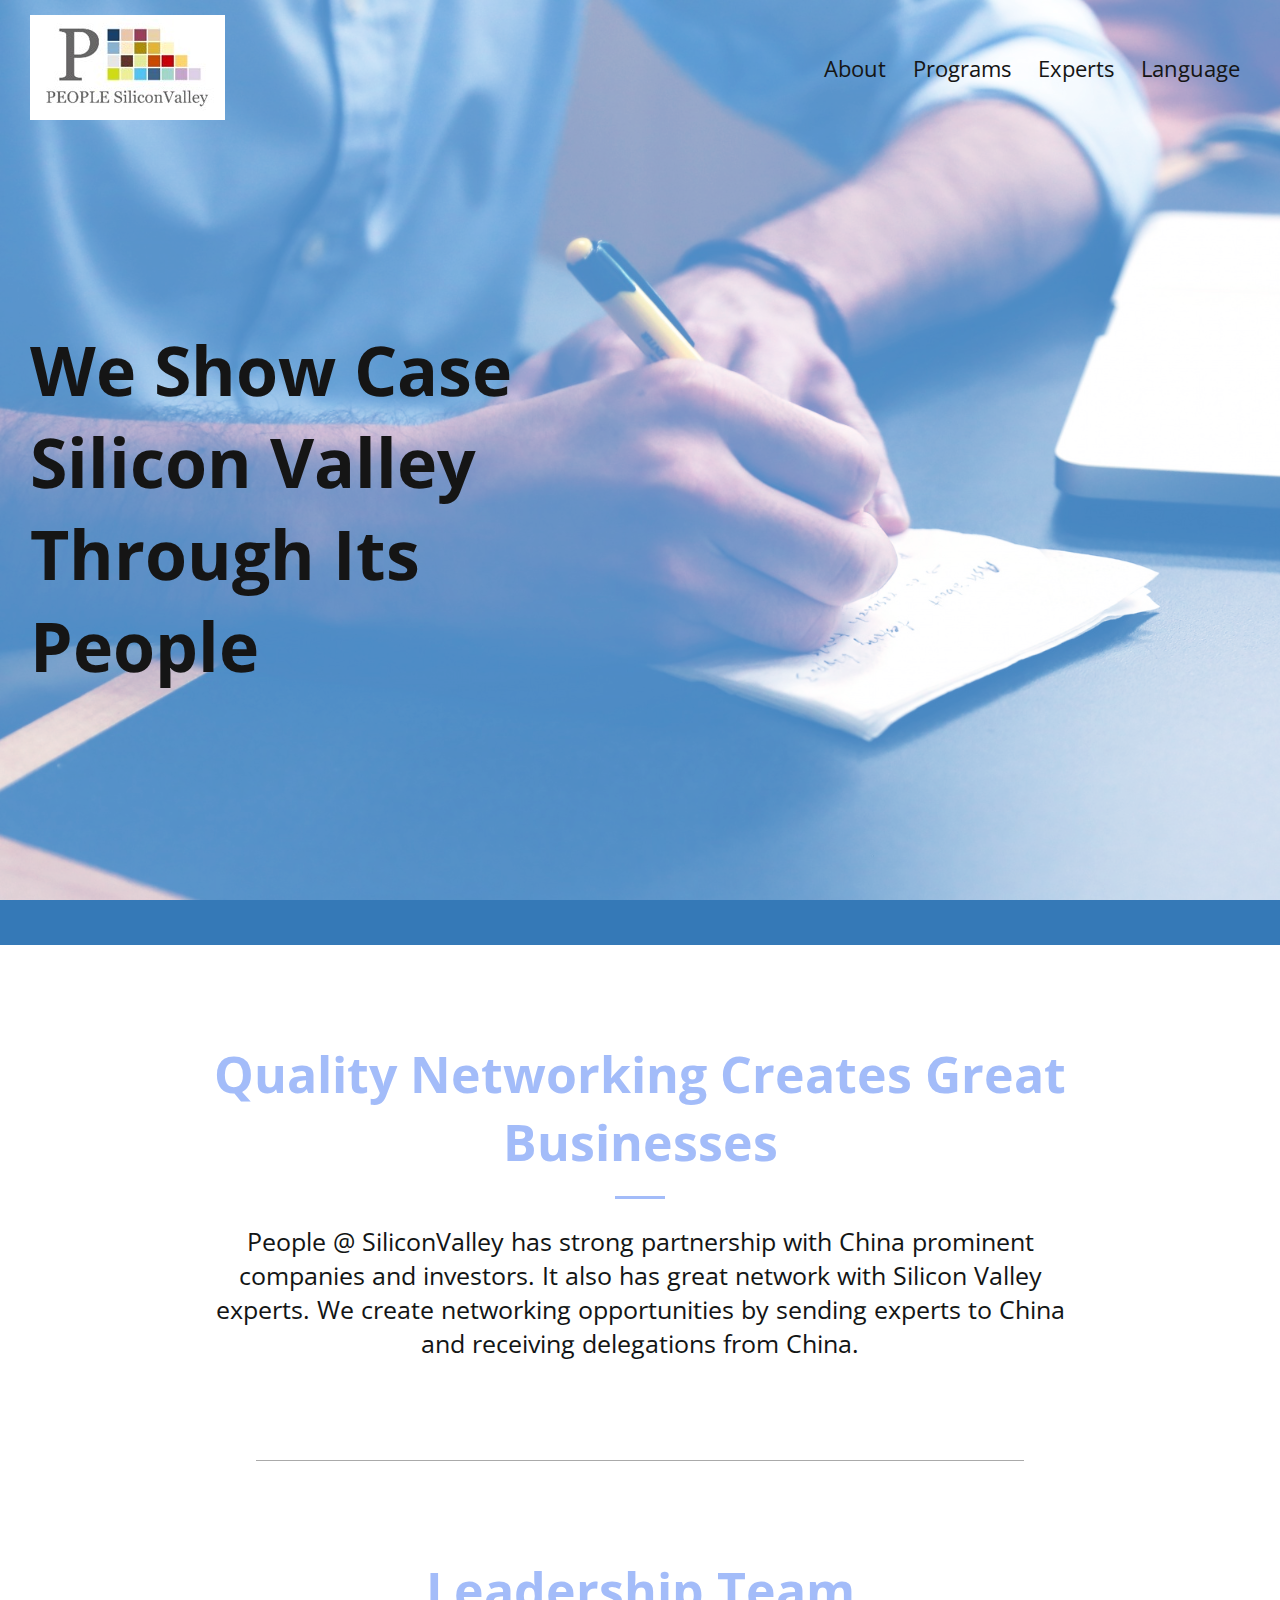
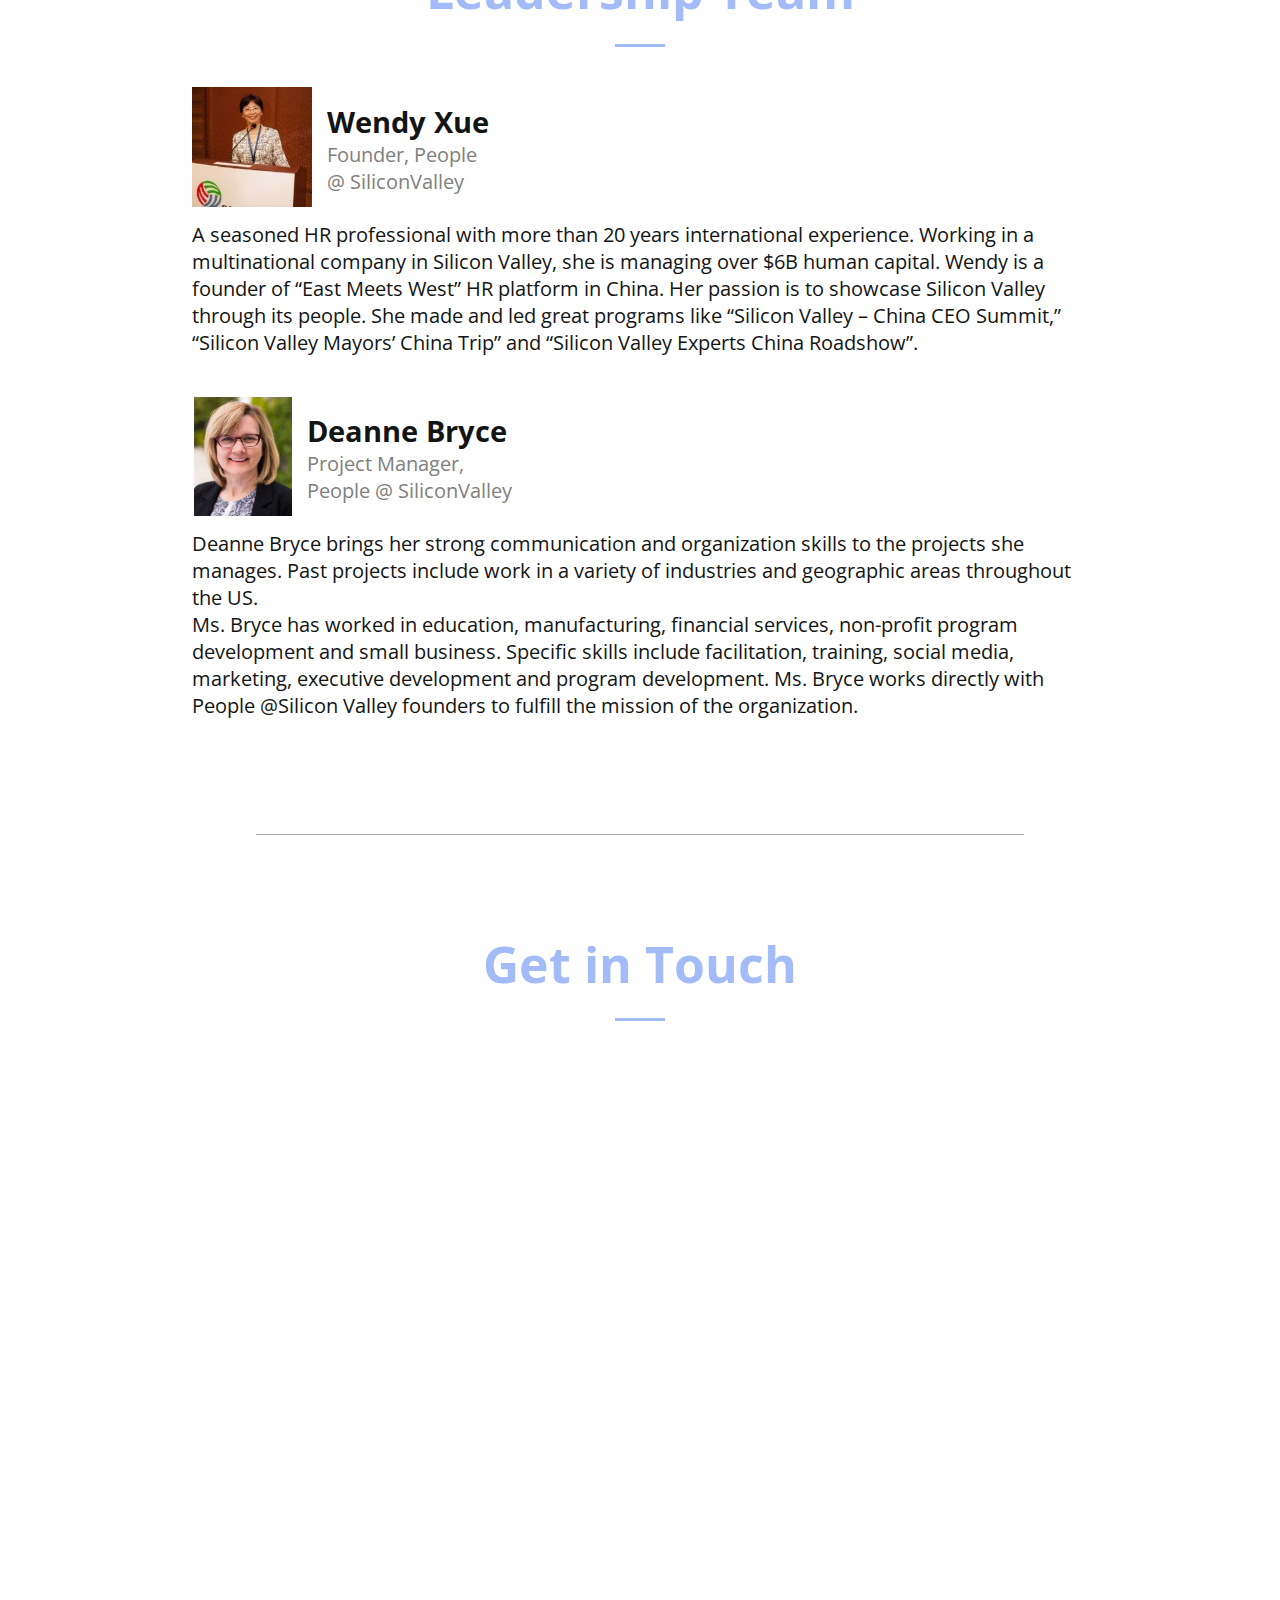
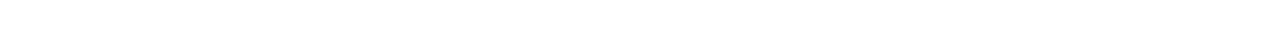
<file: index.html>
<!DOCTYPE html>
<html>
    <head>
        <title>PeopleSV</title>
        <link rel="stylesheet" type="text/css" href="styles.css" />
        <link href="https://fonts.googleapis.com/css?family=Open+Sans" rel="stylesheet">
    </head>
    <body>
        <header>
            <div id="banner">
                <a href="index.html"><img id="left" src="img/logo.jpg" /></a>
                <div id="right">
                    <p class="option"><a href="about.html">About</a></p>
                    <p class="option"><a href="programs.html">Programs</a></p>
                    <p class="option"><a href="experts.html">Experts</a></p>
                    <p class="option"><a>Language</a></p>
                </div>
            </div>
            <div id="splashcontainer">
            <div id="splashwrapper">
                <h2 id="slogan">We Show Case Silicon Valley Through Its People</h2>
            </div>
            </div>
        </header>
        <div class="section" id="blurb">
            <div class="wrapper">
                <h2>Quality Networking Creates Great Businesses</h2>
                <div class="underline"></div>
                <p>People @ SiliconValley has strong partnership with China prominent companies and investors.  It also has great network with Silicon Valley experts. We create networking opportunities by sending experts  to China and receiving delegations from China. </p>
            </div>
        </div>
        <div class="divider"></div>
        <div class="section" id="leadership">
            <div class="wrapper">
                <h2>Leadership Team</h2>
                <div class="underline"></div>
                <div class="description">
                    <img class="expert" src="img/wendy-xue.jpg" />
                    <h3>Wendy Xue</h3>
                    <h4>Founder, People<br/>@ SiliconValley</h4>
                    <p>A seasoned HR professional with more than 20 years international experience. Working in a multinational company in Silicon Valley, she is managing over $6B human capital. Wendy is a founder of “East Meets West” HR platform in China. Her passion is to showcase Silicon Valley through its people. She made and led great programs like “Silicon Valley – China CEO Summit,” “Silicon Valley Mayors’ China Trip” and “Silicon Valley Experts China Roadshow”.</p>
                </div>
                <div class="description">
                    <img class="expert" src="img/deanne-bryce.jpg" style="width:100px;"/>
                    <h3>Deanne Bryce</h3>
                    <h4>Project Manager,<br/>People @ SiliconValley</h4>
                    <p>Deanne Bryce brings her strong communication and organization skills to the projects she manages. Past projects include work in a variety of industries and geographic areas throughout the US. <br/>Ms. Bryce has worked in education, manufacturing, financial services, non-profit program development and small business. Specific skills include facilitation, training, social media, marketing, executive development and program development. Ms. Bryce works directly with People @Silicon Valley founders to fulfill the mission of the organization.</p>
                </div>
            </div>
        </div>
        <div class="divider"></div>
        <div class="section" id="contact">
            <div class="wrapper">
                <h2>Get in Touch</h2>
                <div class="underline"></div>
                <iframe src="https://docs.google.com/forms/d/e/1FAIpQLSfNFnBkXHUU2ZdZeQKOoSBRKsR2LuW3owvDaSuq2GcD766bUQ/viewform?embedded=true" width="90%" height="500" frameborder="0" style="margin-top: 30px;">Loading...</iframe>
            </div>
        </div>
    </body>
</html>
</file>
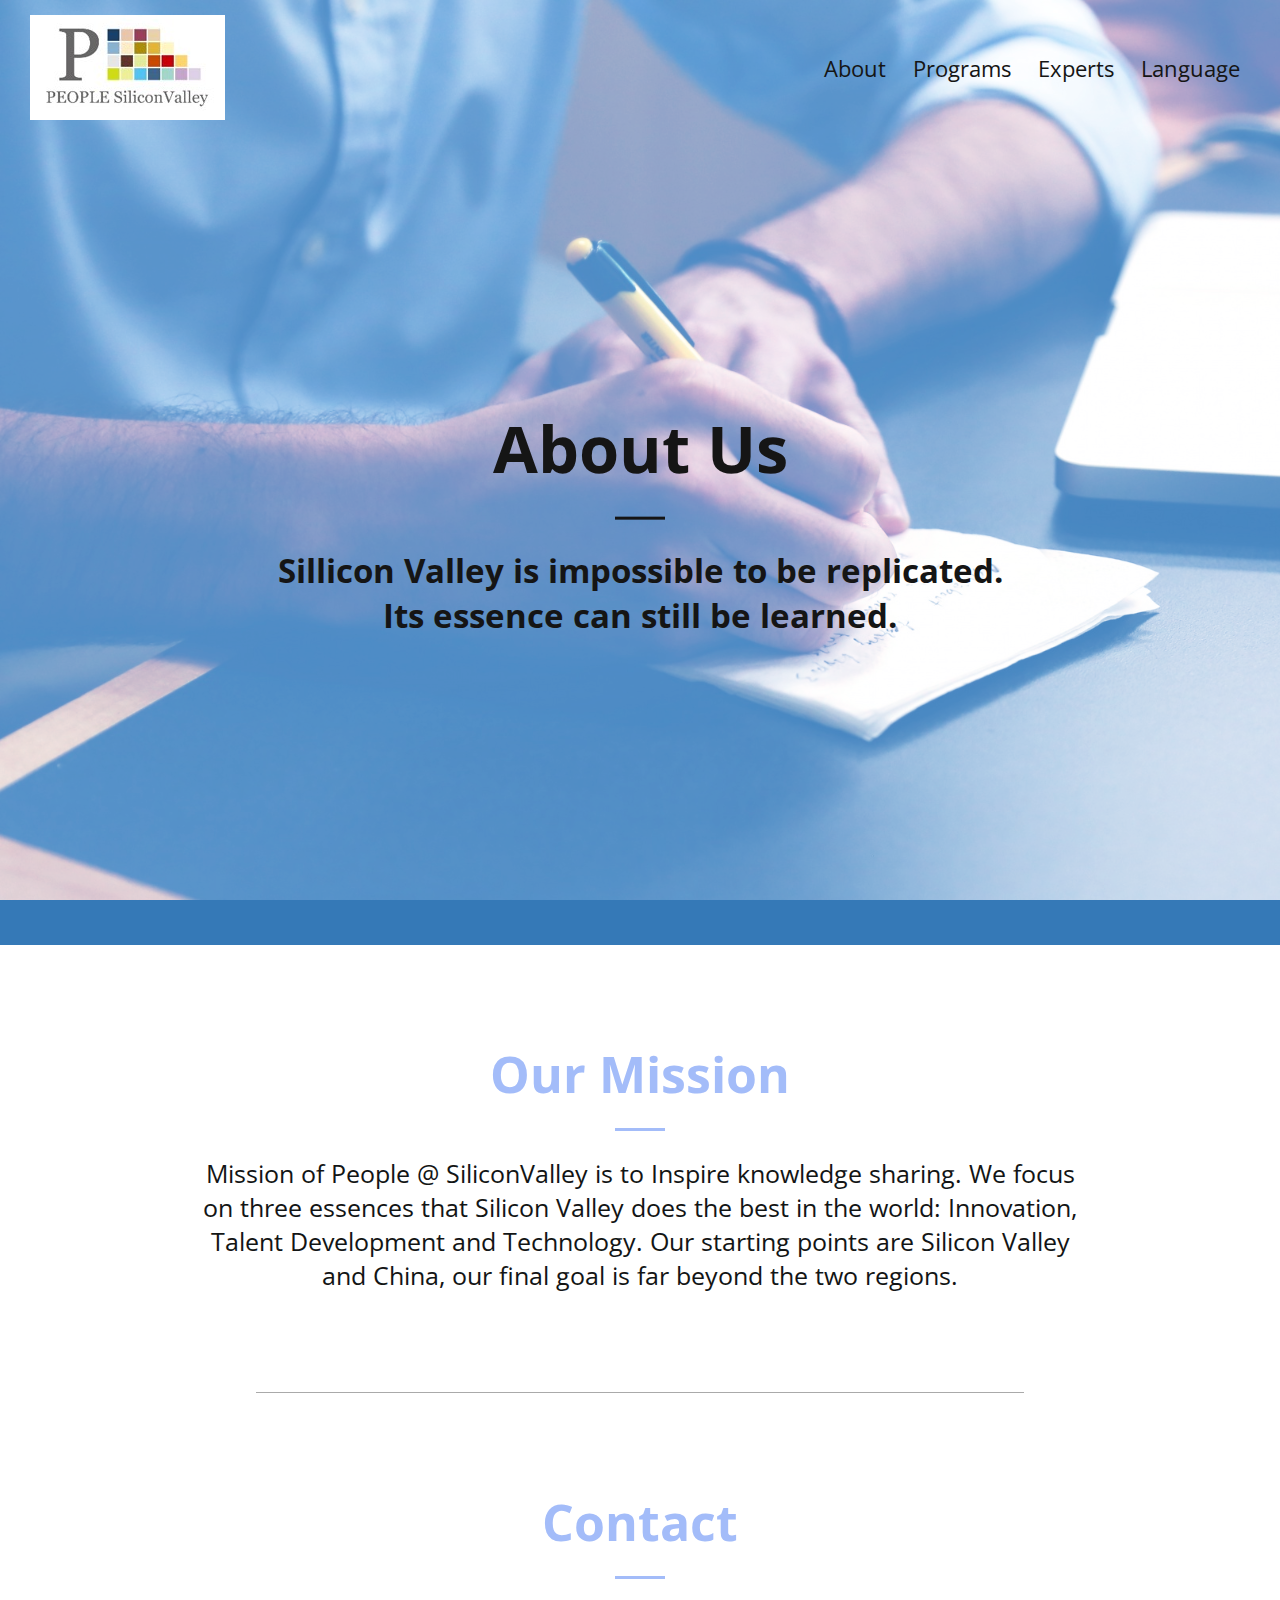
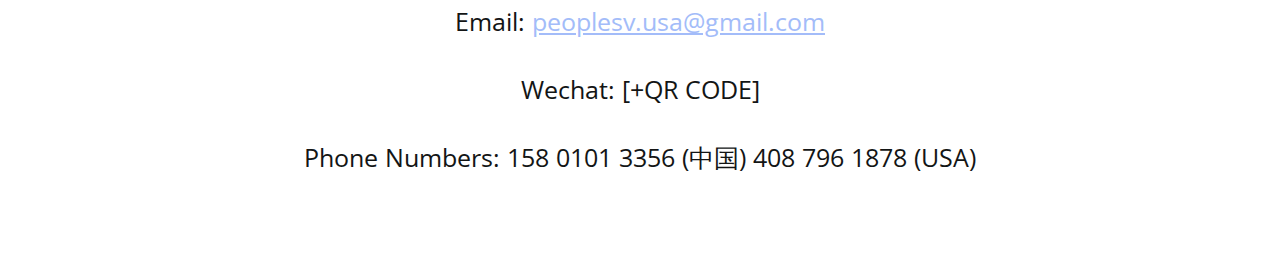
<file: about.html>
<!DOCTYPE html>
<html>
    <head>
        <title>About | PeopleSV</title>
        <link rel="stylesheet" type="text/css" href="styles.css" />
        <link href="https://fonts.googleapis.com/css?family=Open+Sans" rel="stylesheet">
    </head>
    <body>
        <header>
            <div id="banner">
                <a href="index.html"><img id="left" src="img/logo.jpg" /></a>
                <div id="right">
                    <p class="option"><a href="about.html">About</a></p>
                    <p class="option"><a href="programs.html">Programs</a></p>
                    <p class="option"><a href="experts.html">Experts</a></p>
                    <p class="option"><a>Language</a></p>
                </div>
            </div>
            <div id="splashcontainer">
            <div id="splashwrapper">
                <h2 id="pagename">About Us</h2>
                <div class="underline"></div>
                <h2 id="pagedetails">Sillicon Valley is impossible to be replicated.
                    <br/>Its essence can still be learned.</h2>
            </div>
            </div>
        </header>
        <div class="section" id="mission">
            <div class="wrapper">
                <h2>Our Mission</h2>
                <div class="underline"></div>
                <p>Mission of People @ SiliconValley is to Inspire knowledge sharing. We focus on three essences that Silicon Valley does the best in the world: Innovation, Talent Development and Technology. Our starting points are Silicon Valley and China, our final goal is far beyond the two regions.</p>
            </div>
        </div>
        <div class="divider"></div>
        <div class="section" id="contact">
            <div class="wrapper">
                <h2>Contact</h2>
                <div class="underline"></div>
                <p>Email: <a href="mailto:peoplesv.usa@gmail.com">peoplesv.usa@gmail.com</a><br/><br/>
                Wechat: [+QR CODE]<br/><br/>
                Phone Numbers: 158 0101 3356 (中国) 408 796 1878 (USA)</p>
            </div>
        </div>
    </body>
</html>
</file>
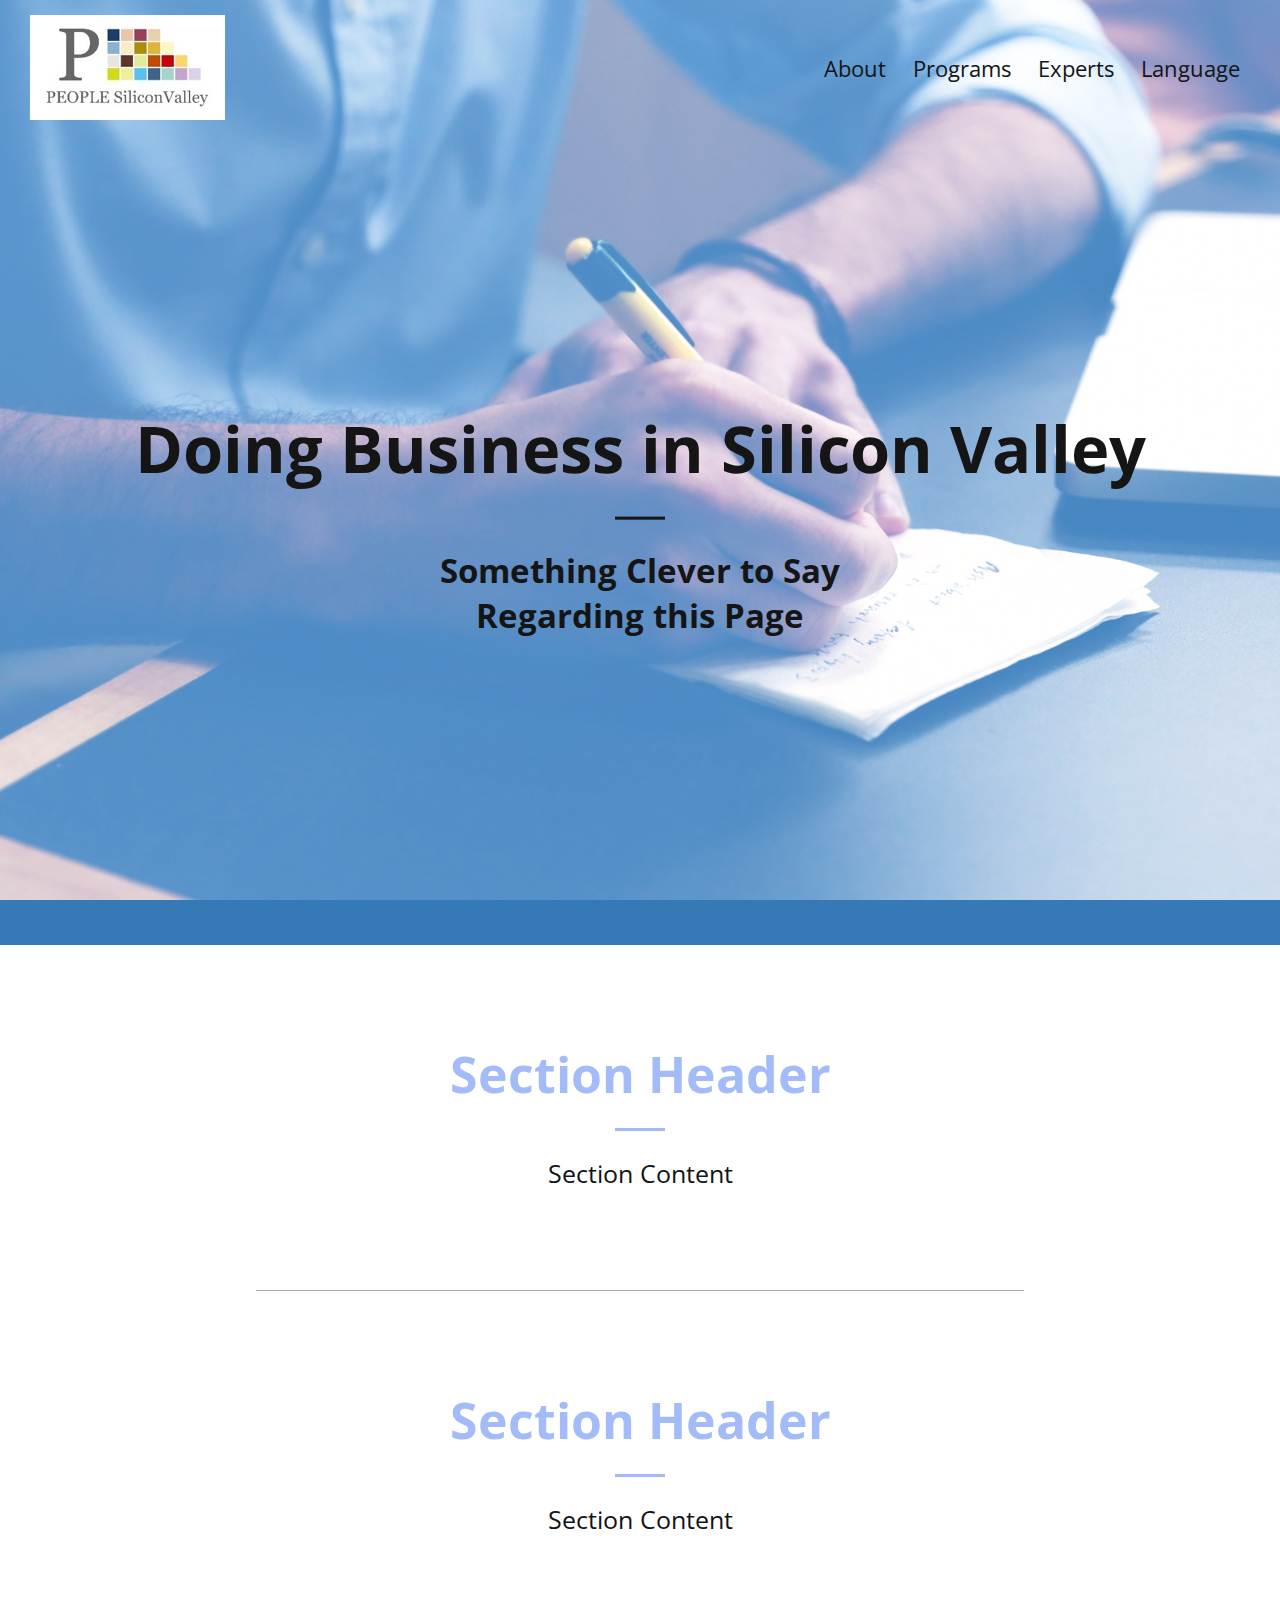
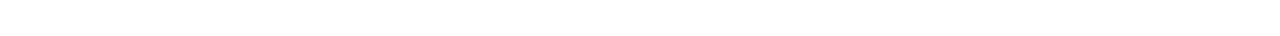
<file: business.html>
<!DOCTYPE html>
<html>
    <head>
        <title>Business | PeopleSV</title>
        <link rel="stylesheet" type="text/css" href="styles.css" />
        <link href="https://fonts.googleapis.com/css?family=Open+Sans" rel="stylesheet">
    </head>
    <body>
        <header>
            <div id="banner">
                <a href="index.html"><img id="left" src="img/logo.jpg" /></a>
                <div id="right">
                    <p class="option"><a href="about.html">About</a></p>
                    <p class="option"><a href="programs.html">Programs</a></p>
                    <p class="option"><a href="experts.html">Experts</a></p>
                    <p class="option"><a>Language</a></p>
                </div>
            </div>
            <div id="splashcontainer">
            <div id="splashwrapper">
                <h2 id="pagename">Doing Business in Silicon Valley</h2>
                <div class="underline"></div>
                <h2 id="pagedetails">Something Clever to Say<br/>
                    Regarding this Page</h2>
            </div>
            </div>
        </header>
        <div class="section">
            <div class="wrapper">
                <h2>Section Header</h2>
                <div class="underline"></div>
                <p>Section Content</p>
            </div>
        </div>
        <div class="divider"></div>
        <div class="section">
            <div class="wrapper">
                <h2>Section Header</h2>
                <div class="underline"></div>
                <p>Section Content</p>
            </div>
        </div>
    </body>
</html>
</file>
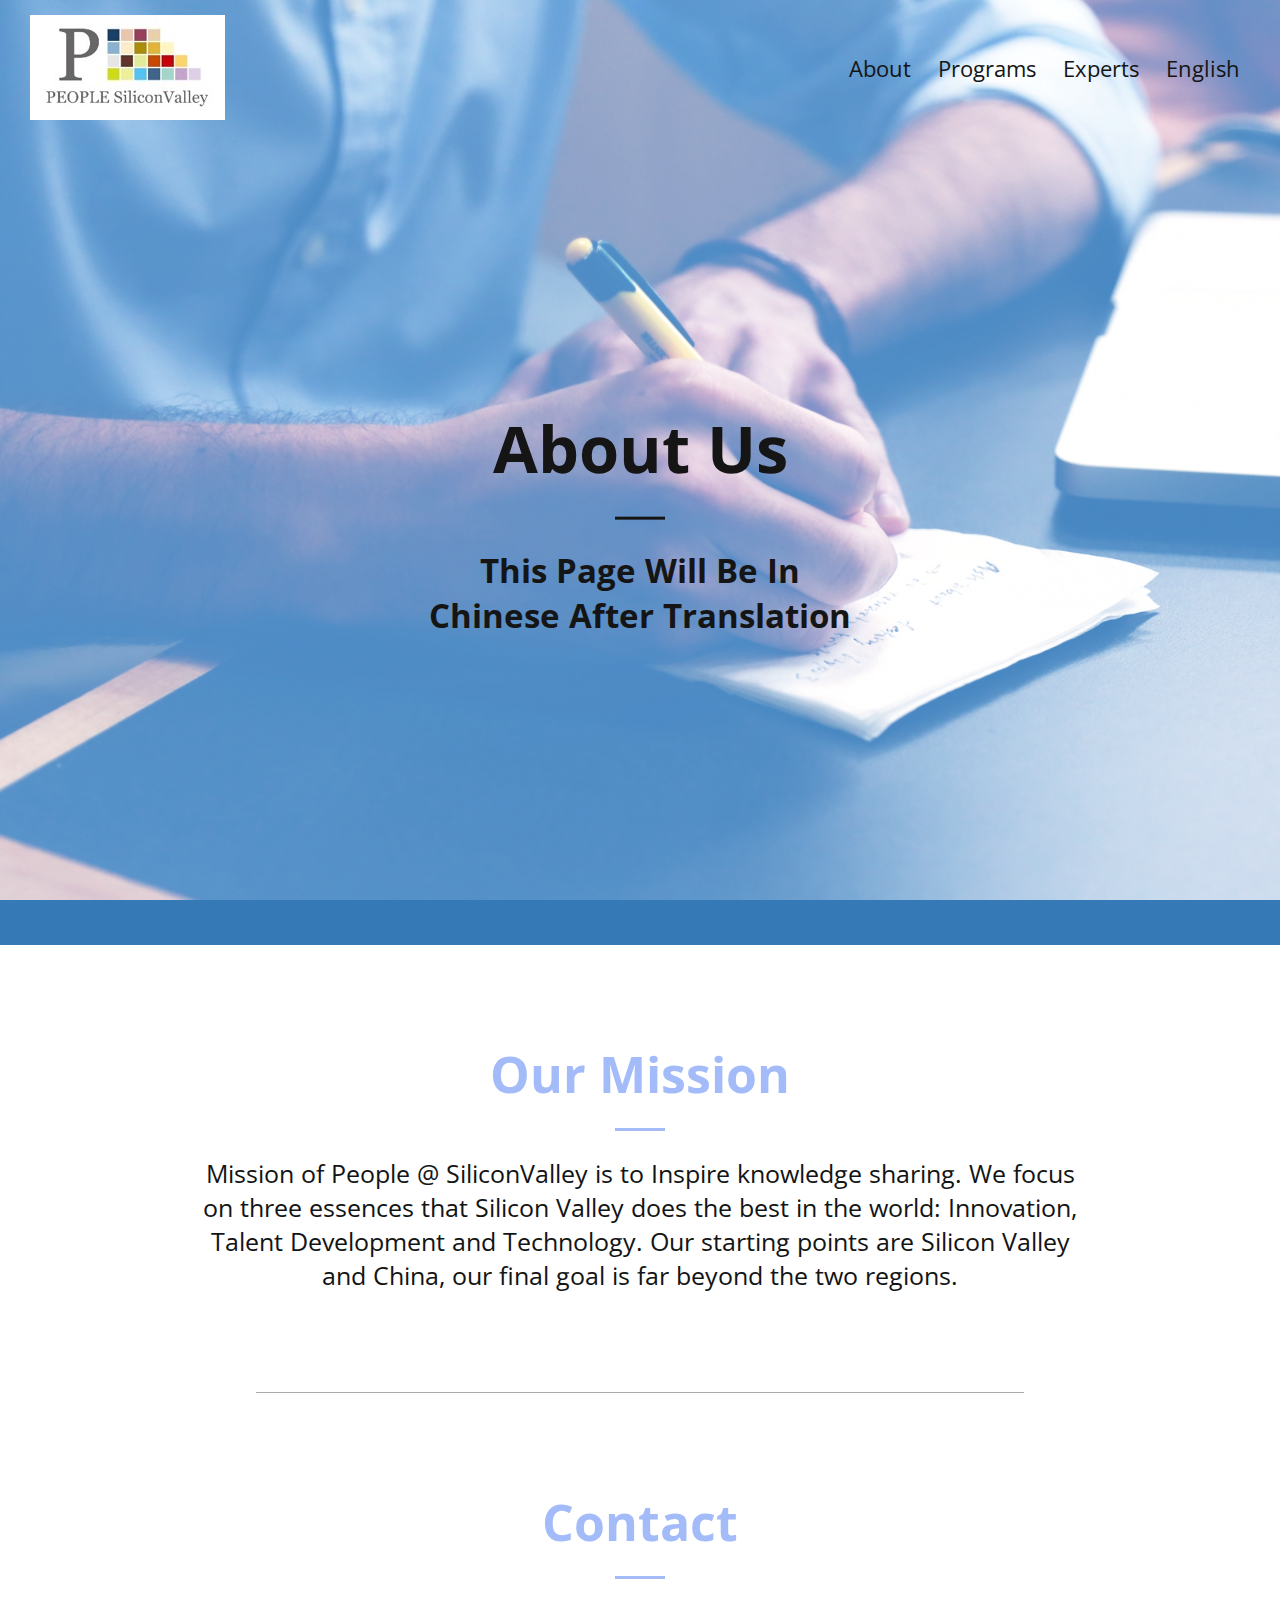
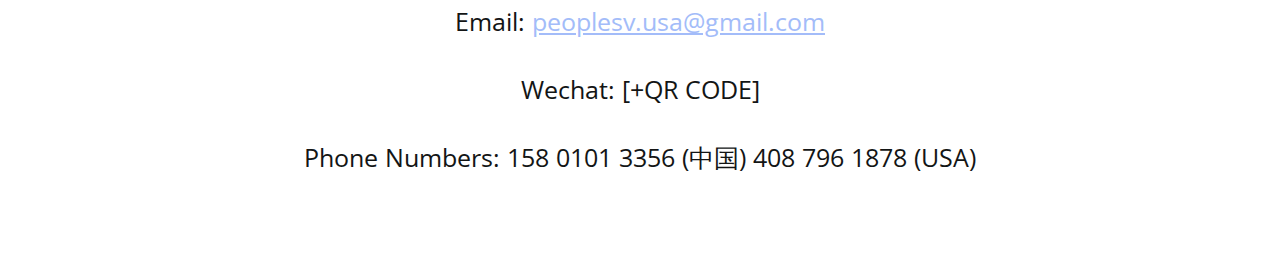
<file: ch-about.html>
<!DOCTYPE html>
<html>
    <head>
        <title>About | PeopleSV</title>
        <link rel="stylesheet" type="text/css" href="styles.css" />
        <link href="https://fonts.googleapis.com/css?family=Open+Sans" rel="stylesheet">
    </head>
    <body>
        <header>
            <div id="banner">
                <a href="ch-index.html"><img id="left" src="img/logo.jpg" /></a>
                <div id="right">
                    <p class="option"><a href="ch-about.html">About</a></p>
                    <p class="option"><a href="ch-programs.html">Programs</a></p>
                    <p class="option"><a href="ch-experts.html">Experts</a></p>
                    <p class="option"><a href="about.html">English</a></p>
                </div>
            </div>
            <div id="splashcontainer">
            <div id="splashwrapper">
                <h2 id="pagename">About Us</h2>
                <div class="underline"></div>
                <h2 id="pagedetails">This Page Will Be In<br/>Chinese After Translation</h2>
            </div>
            </div>
        </header>
        <div class="section" id="mission">
            <div class="wrapper">
                <h2>Our Mission</h2>
                <div class="underline"></div>
                <p>Mission of People @ SiliconValley is to Inspire knowledge sharing. We focus on three essences that Silicon Valley does the best in the world: Innovation, Talent Development and Technology. Our starting points are Silicon Valley and China, our final goal is far beyond the two regions.</p>
            </div>
        </div>
        <div class="divider"></div>
        <div class="section" id="contact">
            <div class="wrapper">
                <h2>Contact</h2>
                <div class="underline"></div>
                <p>Email: <a href="mailto:peoplesv.usa@gmail.com">peoplesv.usa@gmail.com</a><br/><br/>
                Wechat: [+QR CODE]<br/><br/>
                Phone Numbers: 158 0101 3356 (中国) 408 796 1878 (USA)</p>
            </div>
        </div>
    </body>
</html>
</file>
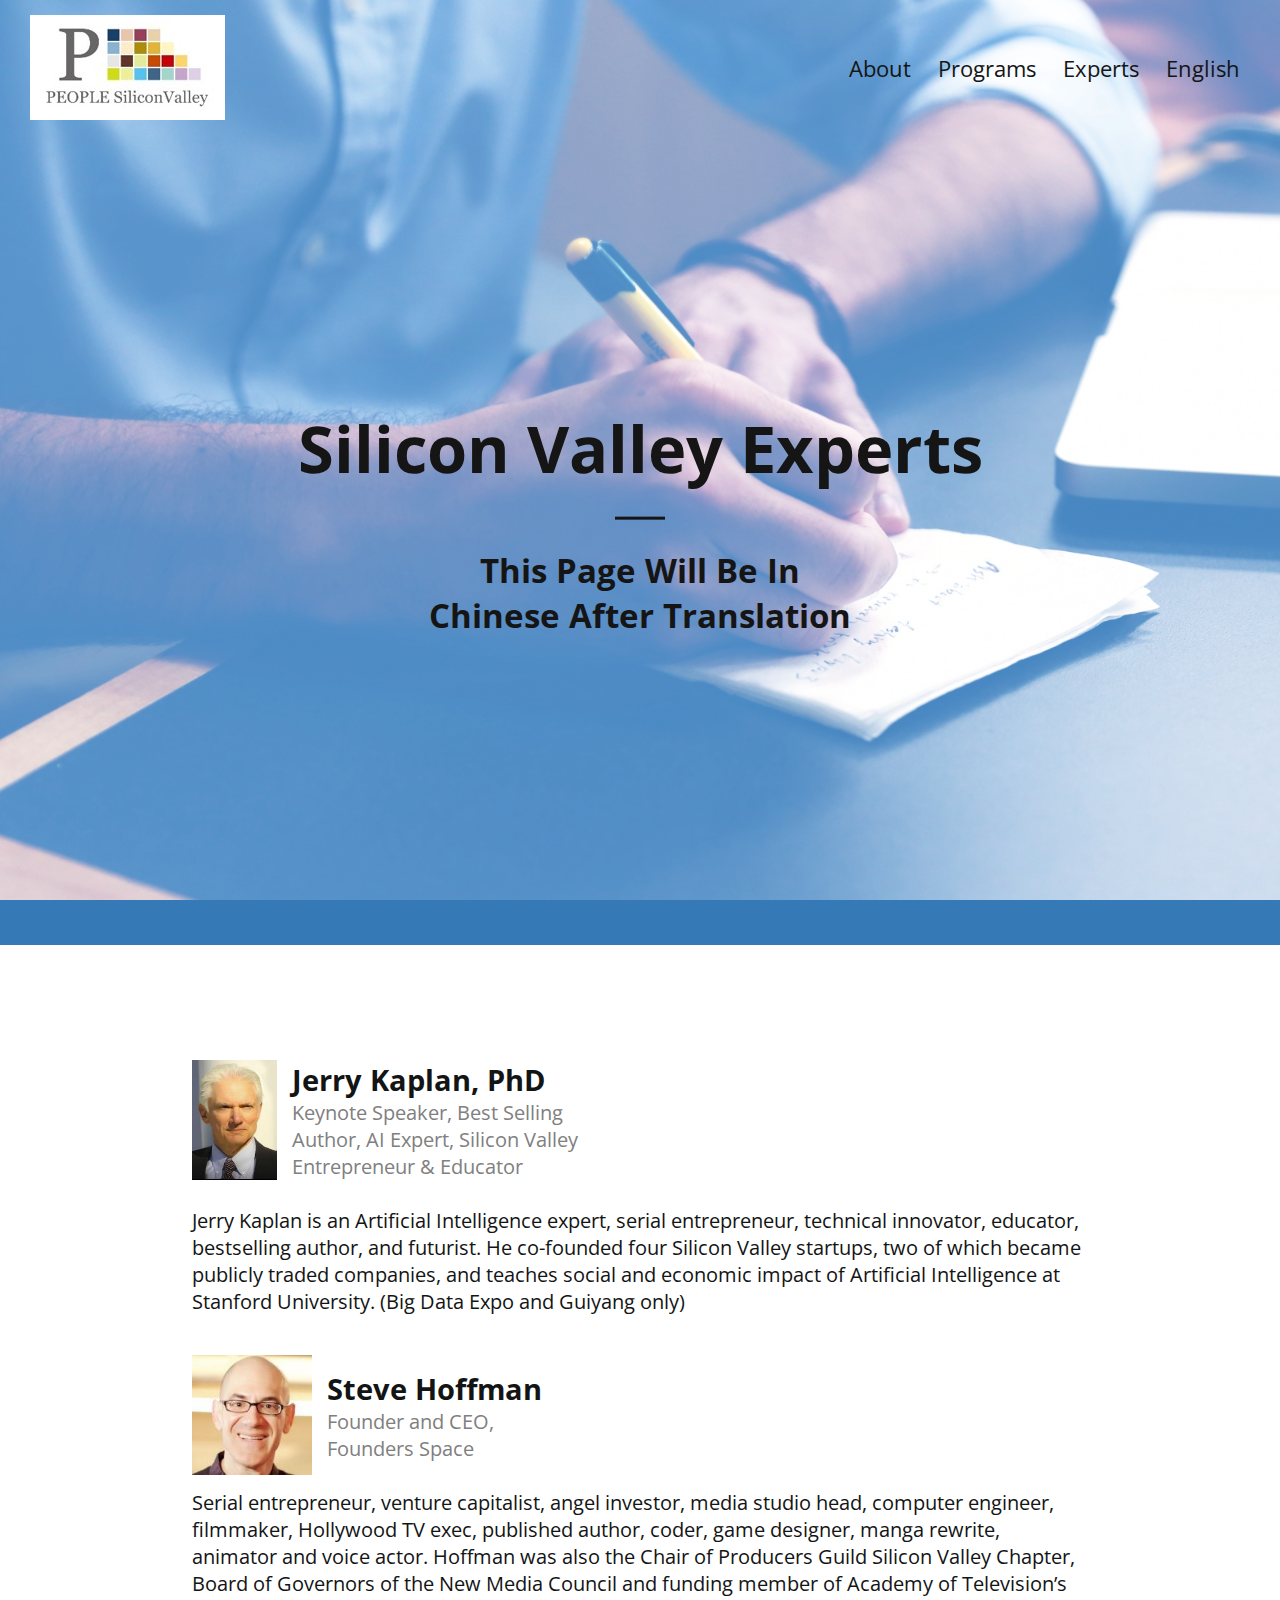
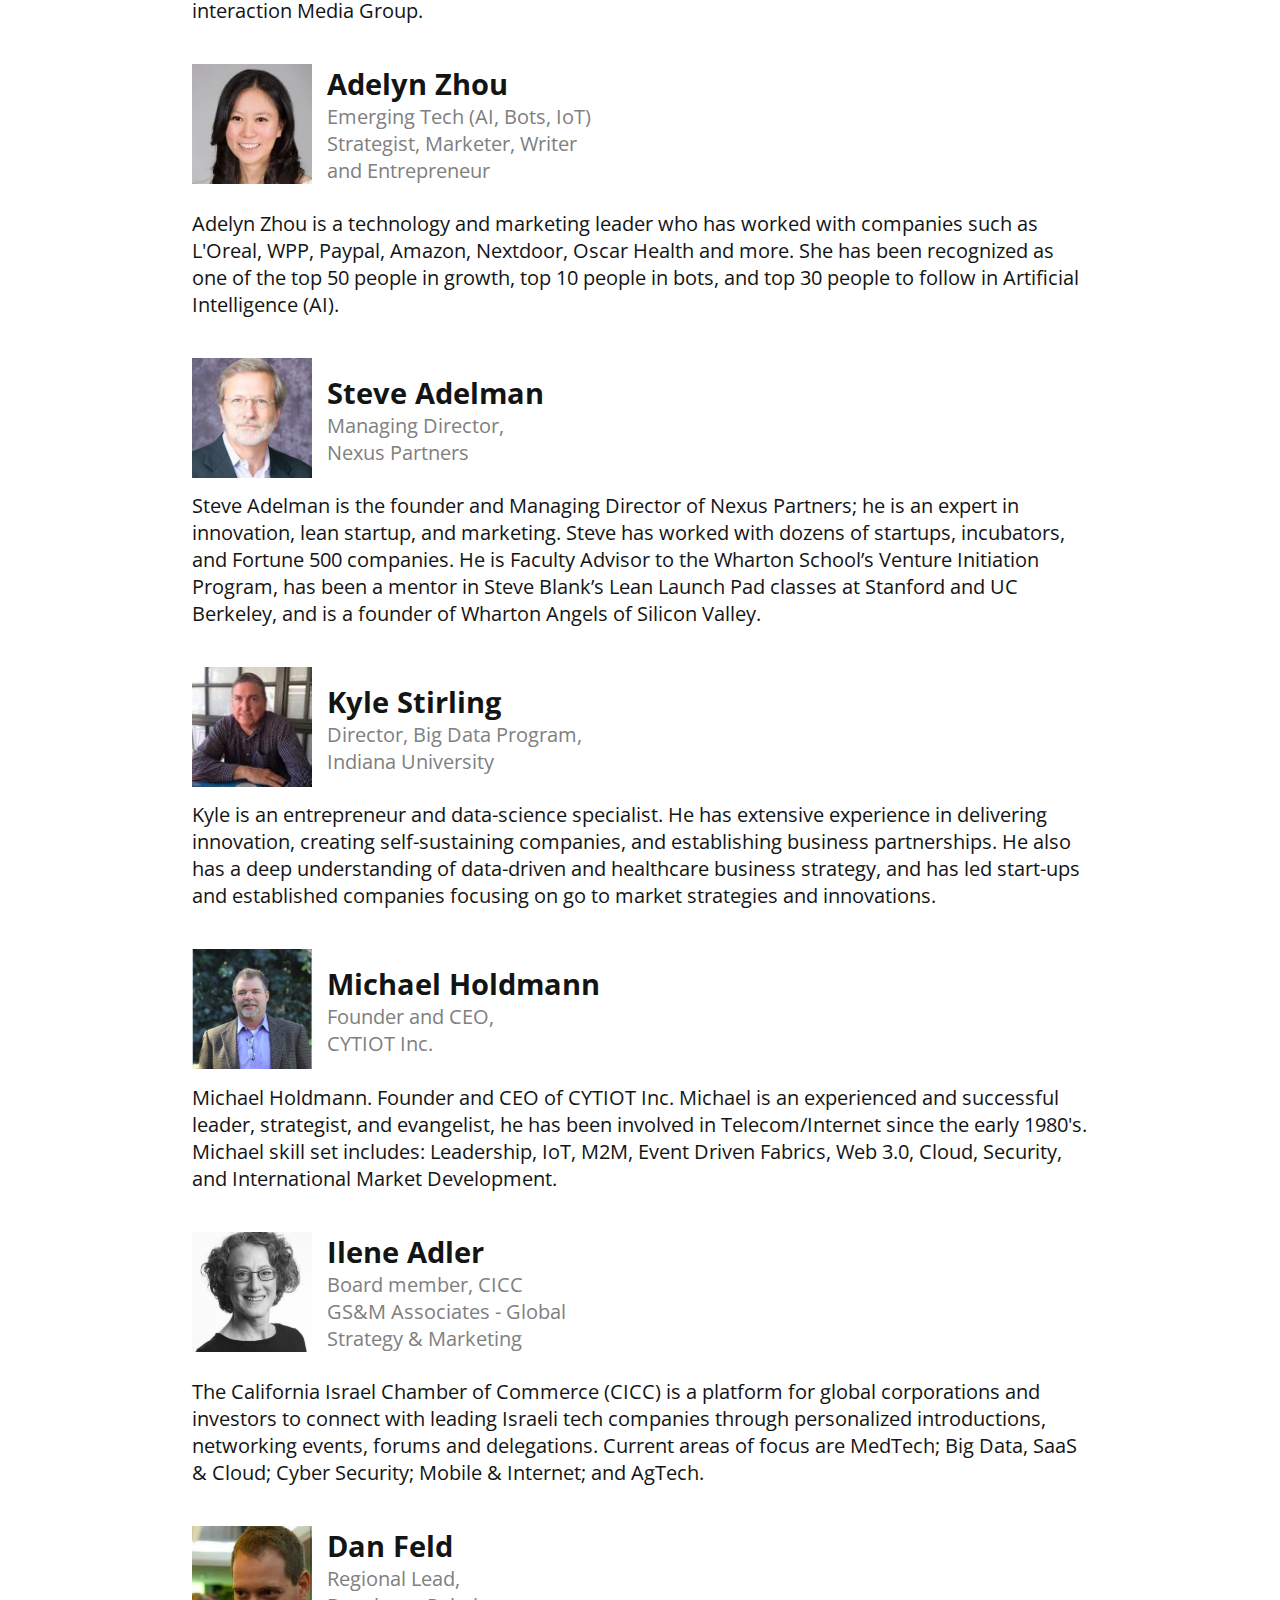
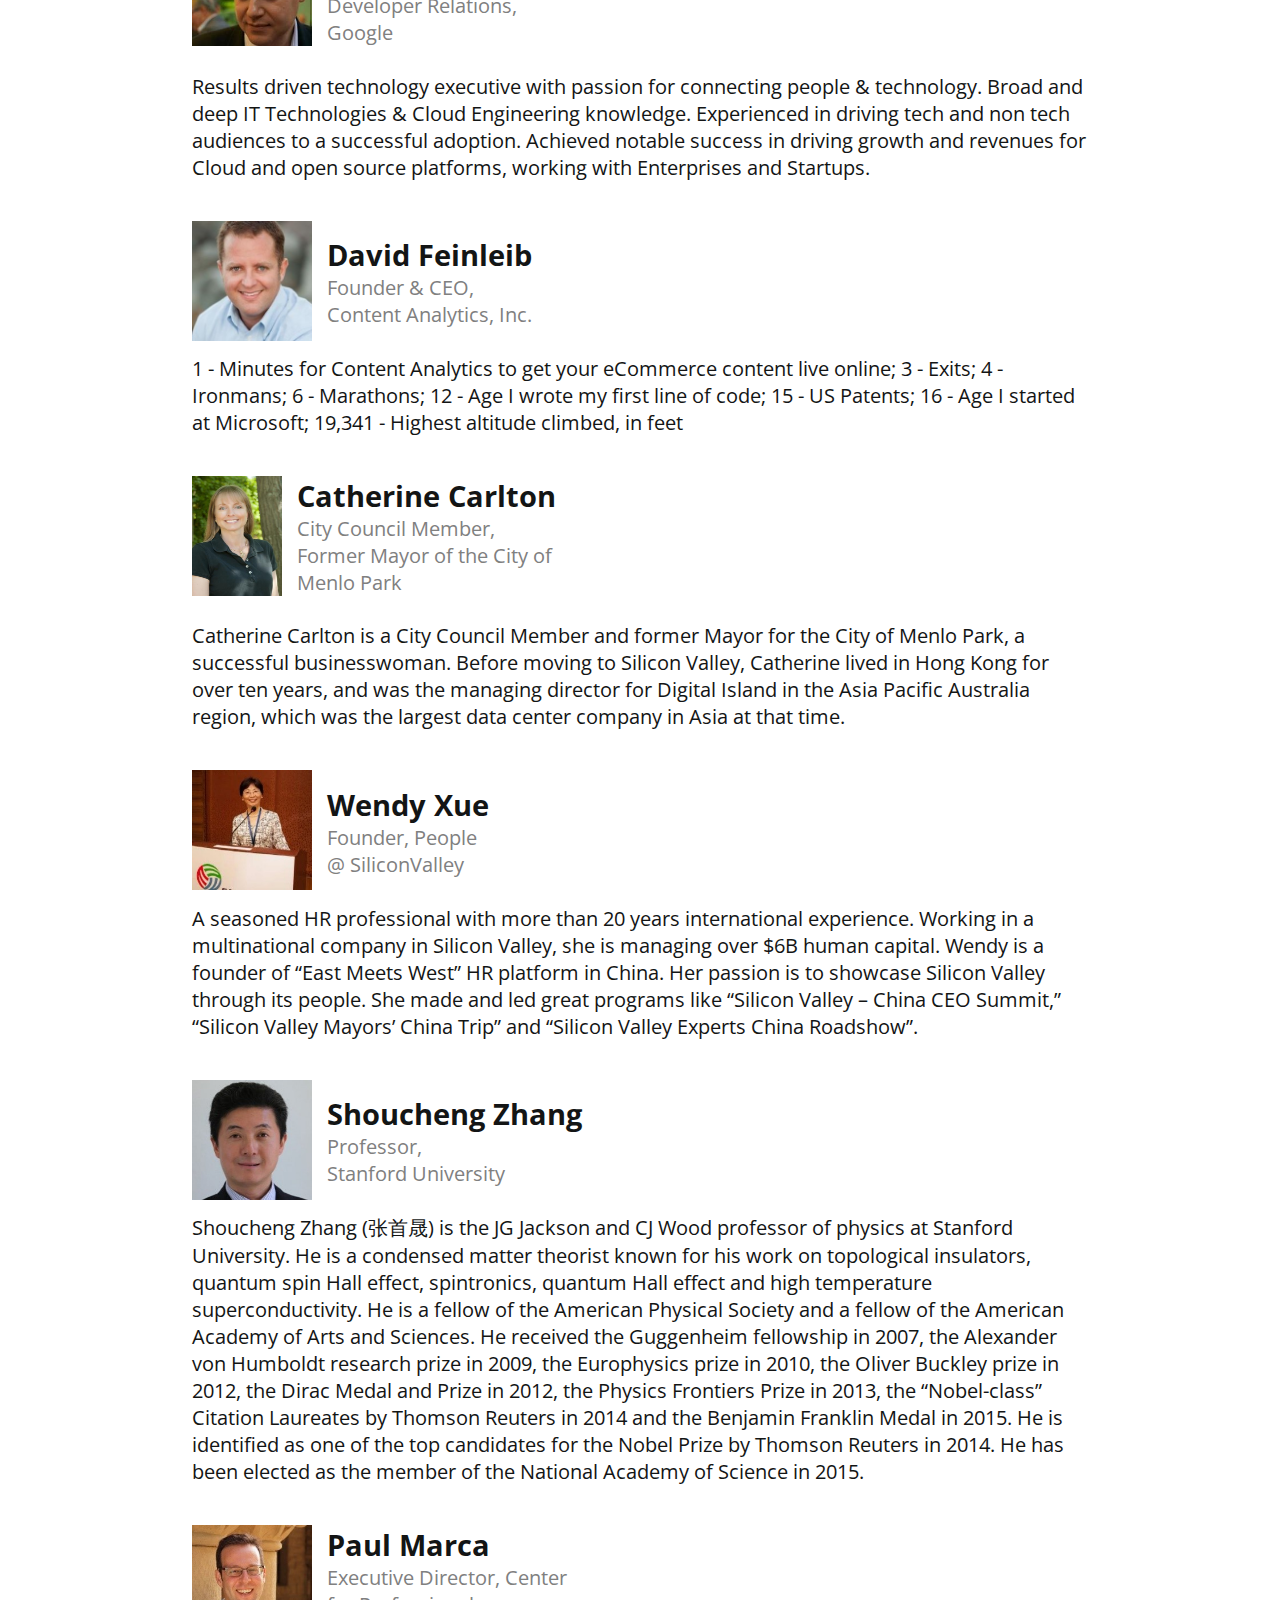
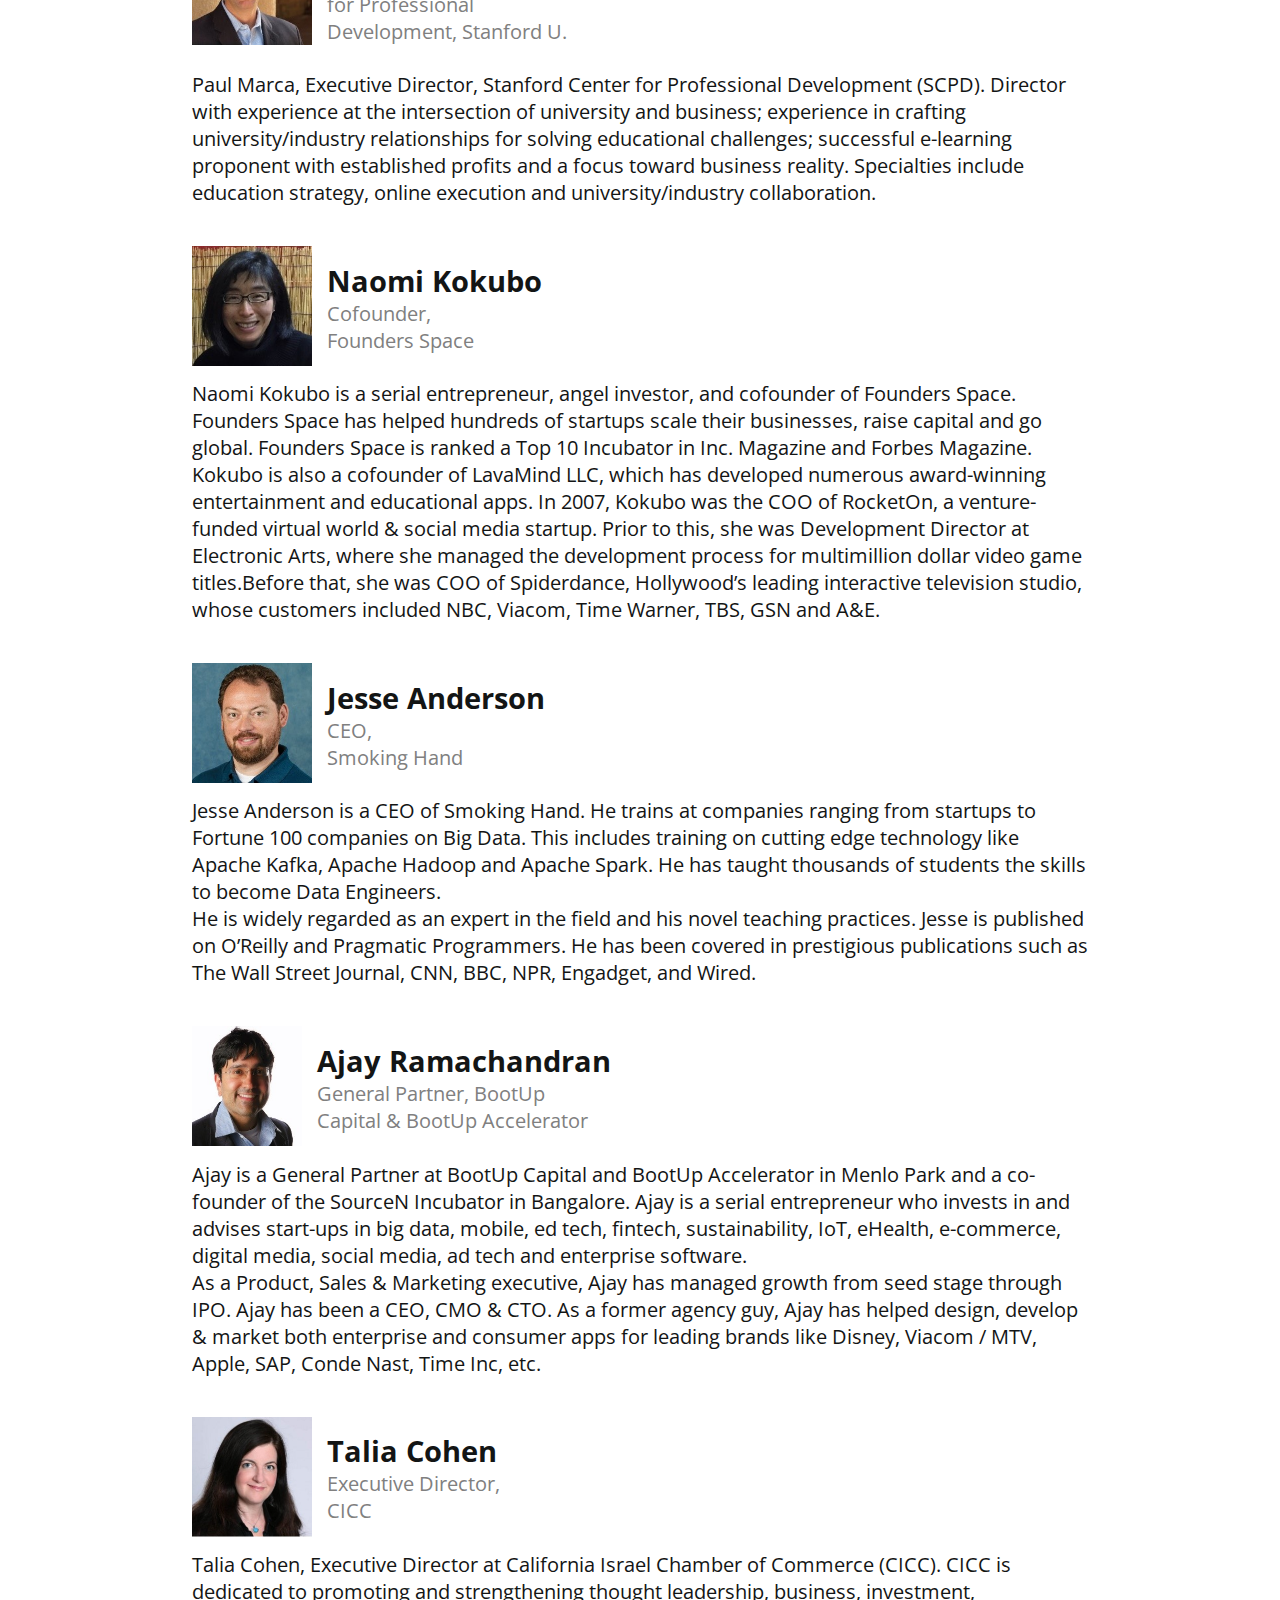
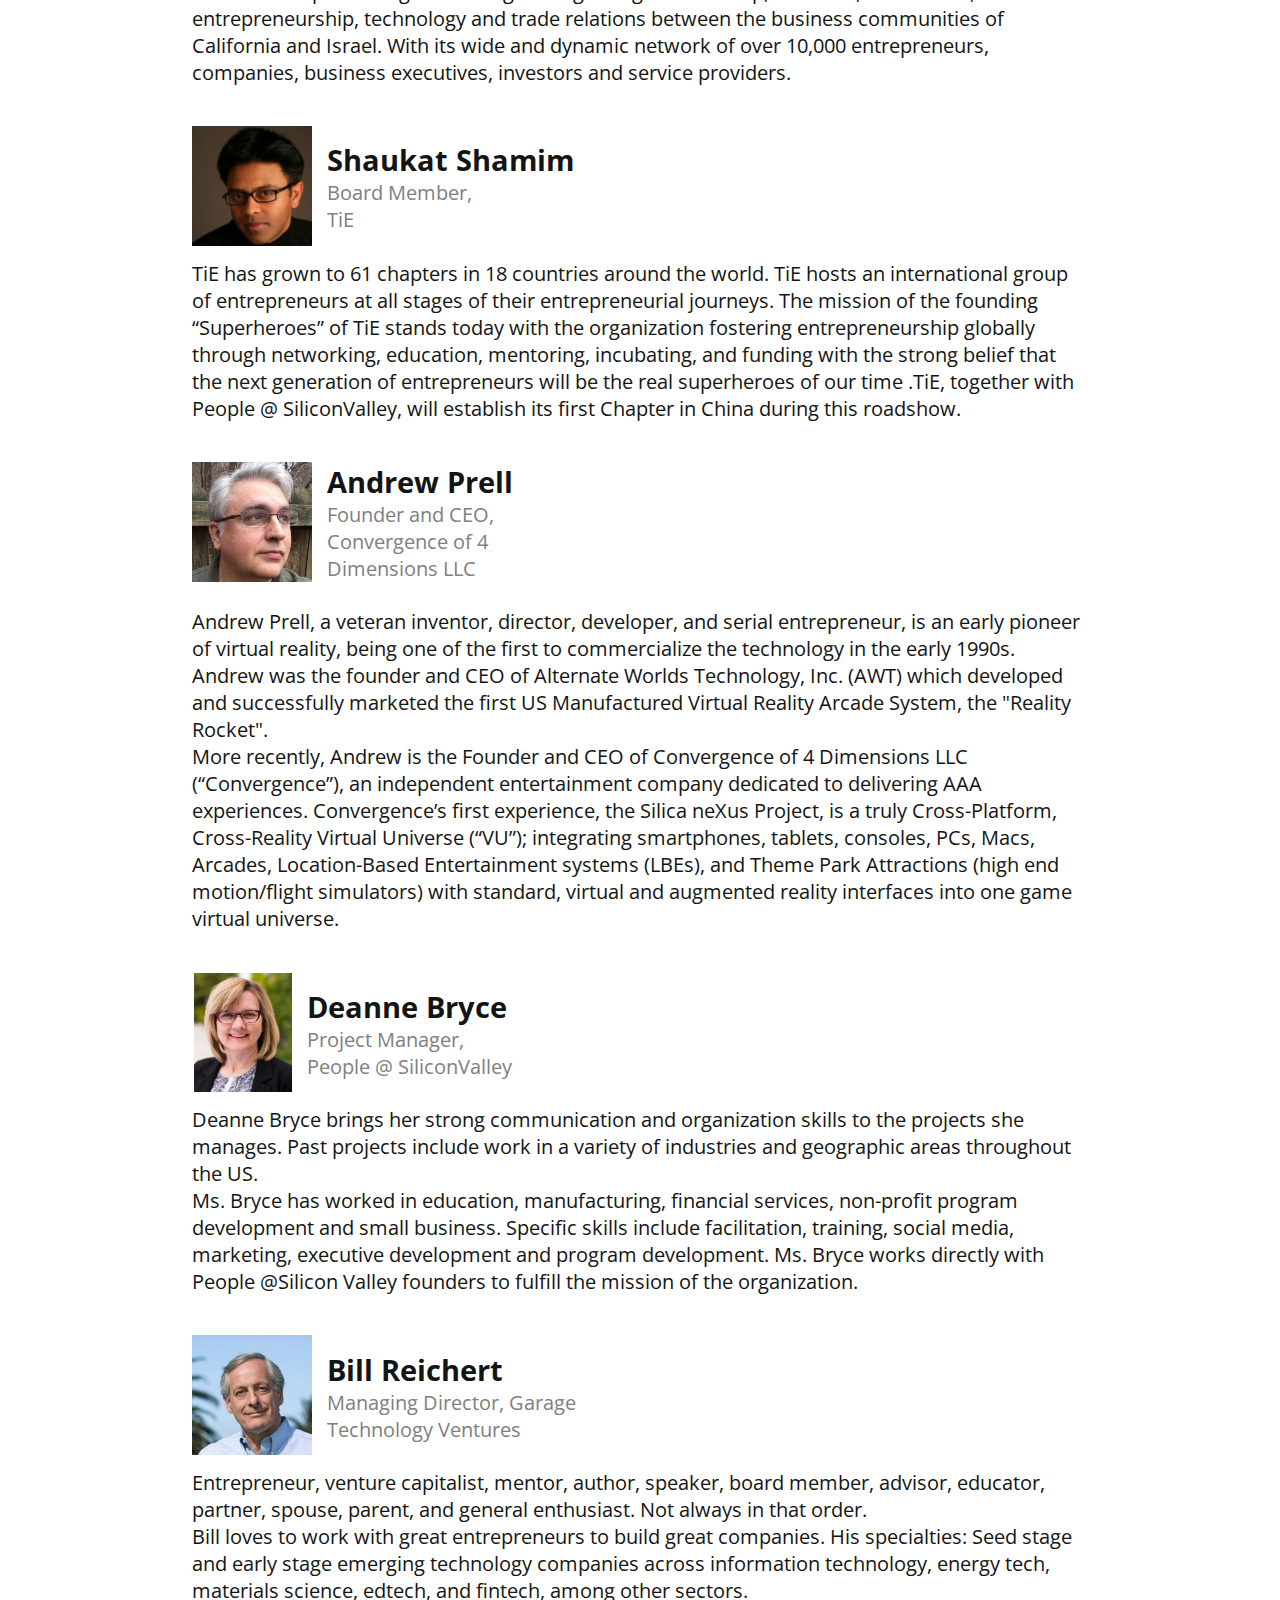
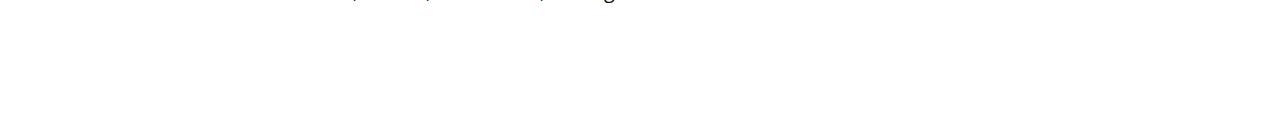
<file: ch-experts.html>
<!DOCTYPE html>
<html>
    <head>
        <title>SV Experts | PeopleSV</title>
        <link rel="stylesheet" type="text/css" href="styles.css" />
        <link href="https://fonts.googleapis.com/css?family=Open+Sans" rel="stylesheet">
    </head>
    <body>
        <header>
            <div id="banner">
                <a href="ch-index.html"><img id="left" src="img/logo.jpg" /></a>
                <div id="right">
                    <p class="option"><a href="ch-about.html">About</a></p>
                    <p class="option"><a href="ch-programs.html">Programs</a></p>
                    <p class="option"><a href="ch-experts.html">Experts</a></p>
                    <p class="option"><a href="experts.html">English</a></p>
                </div>
            </div>
            <div id="splashcontainer">
            <div id="splashwrapper">
                <h2 id="pagename">Silicon Valley Experts</h2>
                <div class="underline"></div>
                <h2 id="pagedetails">This Page Will Be In<br/>Chinese After Translation</h2>
            </div>
            </div>
        </header>
        <div class="section" id="experts">
            <div class="wrapper">
                <div class="description">
                    <img class="expert" src="img/jerry-kaplan.jpg" style="width:4.25em;" />
                    <h3 class="OF">Jerry Kaplan, PhD</h3>
                    <h4>Keynote Speaker, Best Selling<br/>Author, AI Expert, Silicon Valley<br/>Entrepreneur & Educator</h4>
                    <p>Jerry Kaplan is an Artificial Intelligence expert, serial entrepreneur, technical innovator, educator, bestselling author, and futurist. He co-founded four Silicon Valley startups, two of which became publicly traded companies, and teaches social and economic impact of Artificial Intelligence at Stanford University. (Big Data Expo and Guiyang only)</p>
                </div>
                <div class="description">
                    <img class="expert" src="img/steve-hoffman.jpg" />
                    <h3>Steve Hoffman</h3>
                    <h4>Founder and CEO,<br/>Founders Space</h4>
                    <p>Serial entrepreneur, venture capitalist, angel investor, media studio head, computer engineer, filmmaker, Hollywood TV exec, published author, coder, game designer, manga rewrite, animator and voice actor. Hoffman was also the Chair of Producers Guild Silicon Valley Chapter, Board of Governors of the New Media Council and funding member of Academy of Television’s interaction Media Group.</p>
                </div>
                <div class="description">
                    <img class="expert" src="img/adelyn-zhou.jpg" />
                    <h3 class="OF">Adelyn Zhou</h3>
                    <h4>Emerging Tech (AI, Bots, IoT)<br/>Strategist, Marketer, Writer<br/>and Entrepreneur</h4>
                    <p>Adelyn Zhou is a technology and marketing leader who has worked with companies such as L'Oreal, WPP, Paypal, Amazon, Nextdoor, Oscar Health and more. She has been recognized as one of the top 50 people in growth, top 10 people in bots, and top 30 people to follow in Artificial Intelligence (AI).</p>
                </div>
                <div class="description">
                    <img class="expert" src="img/steve-adelman.jpg" />
                    <h3>Steve Adelman</h3>
                    <h4>Managing Director,<br/>Nexus Partners</h4>
                    <p>Steve Adelman is the founder and Managing Director of Nexus Partners; he is an expert in innovation, lean startup, and marketing. Steve has worked with dozens of startups, incubators, and Fortune 500 companies. He is Faculty Advisor to the Wharton School’s Venture Initiation Program, has been a mentor in Steve Blank’s Lean Launch Pad classes at Stanford and UC Berkeley, and is a founder of Wharton Angels of Silicon Valley.</p>
                </div>
                <div class="description">
                    <img class="expert" src="img/kyle-stirling.jpg" />
                    <h3>Kyle Stirling</h3>
                    <h4>Director, Big Data Program,<br/>Indiana University</h4>
                    <p>Kyle is an entrepreneur and data-science specialist. He has extensive experience in delivering innovation, creating self-sustaining companies, and establishing business partnerships. He also has a deep understanding of data-driven and healthcare business strategy, and has led start-ups and established companies focusing on go to market strategies and innovations.</p>
                </div>
                <div class="description">
                    <img class="expert" src="img/michael-holdmann.jpg" />
                    <h3>Michael Holdmann</h3>
                    <h4>Founder and CEO,<br/>CYTIOT Inc.</h4>
                    <p>Michael Holdmann. Founder and CEO of CYTIOT Inc. Michael is an experienced and successful leader, strategist, and evangelist, he has been involved in Telecom/Internet since the early 1980's.  Michael skill set includes: Leadership, IoT, M2M, Event Driven Fabrics, Web 3.0, Cloud, Security, and International Market Development.</p>
                </div>
                <div class="description">
                    <img class="expert" src="img/ilene-adler.jpg" />
                    <h3 class="OF">Ilene Adler</h3>
                    <h4>Board member, CICC<br/>GS&M Associates - Global<br/>Strategy & Marketing</h4>
                    <h4></h4>
                    <p>The California Israel Chamber of Commerce (CICC) is a platform for global corporations and investors to connect with leading Israeli tech companies through personalized introductions, networking events, forums and delegations.  Current areas of focus are MedTech; Big Data, SaaS & Cloud; Cyber Security; Mobile & Internet; and AgTech. </p>
                </div>
                <div class="description">
                    <img class="expert" src="img/dan-feld.jpg" />
                    <h3 class="OF">Dan Feld</h3>
                    <h4>Regional Lead,<br/>Developer Relations,<br/>Google</h4>
                    <p>Results driven technology executive with passion for connecting people & technology. Broad and deep IT Technologies & Cloud Engineering knowledge. Experienced in driving tech and non tech audiences to a successful adoption. Achieved notable success in driving growth and revenues for Cloud and open source platforms, working with Enterprises and Startups.</p>
                </div>
                <div class="description">
                    <img class="expert" src="img/david-feinleib.jpg" />
                    <h3>David Feinleib</h3>
                    <h4>Founder & CEO,<br/>Content Analytics, Inc.</h4>
                    <p>1 - Minutes for Content Analytics to get your eCommerce content live online; 3 - Exits; 4 - Ironmans;  6 - Marathons; 12 - Age I wrote my first line of code; 15 - US Patents; 16 - Age I started at Microsoft; 19,341 - Highest altitude climbed, in feet</p>
                </div>
                <div class="description">
                    <img class="expert" src="img/catherine-carlton.jpg" style="width:4.5em;" />
                    <h3 class="OF">Catherine Carlton</h3>
                    <h4>City Council Member,<br/>Former Mayor of the City of<br/>Menlo Park</h4>
                    <p>Catherine Carlton is a City Council Member and former Mayor for the City of Menlo Park, a successful businesswoman. Before moving to Silicon Valley, Catherine lived in Hong Kong for over ten years, and was the managing director for Digital Island in the Asia Pacific Australia region, which was the largest data center company in Asia at that time.  </p>
                </div>
                <div class="description">
                    <img class="expert" src="img/wendy-xue.jpg" />
                    <h3>Wendy Xue</h3>
                    <h4>Founder, People<br/>@ SiliconValley</h4>
                    <p>A seasoned HR professional with more than 20 years international experience. Working in a multinational company in Silicon Valley, she is managing over $6B human capital. Wendy is a founder of “East Meets West” HR platform in China. Her passion is to showcase Silicon Valley through its people. She made and led great programs like “Silicon Valley – China CEO Summit,” “Silicon Valley Mayors’ China Trip” and “Silicon Valley Experts China Roadshow”.</p>
                </div>
                <div class="description">
                    <img class="expert" src="img/shoucheng-zhang.jpg" />
                    <h3>Shoucheng Zhang</h3>
                    <h4>Professor,<br/>Stanford University</h4>
                    <p>Shoucheng Zhang (张首晟) is the JG Jackson and CJ Wood professor of physics at Stanford University. He is a condensed matter theorist known for his work on topological insulators, quantum spin Hall effect, spintronics, quantum Hall effect and high temperature superconductivity. He is a fellow of the American Physical Society and a fellow of the American Academy of Arts and Sciences. He received the Guggenheim fellowship in 2007, the Alexander von Humboldt research prize in 2009, the Europhysics prize in 2010, the Oliver Buckley prize in 2012, the Dirac Medal and Prize in 2012, the Physics Frontiers Prize in 2013, the “Nobel-class” Citation Laureates by Thomson Reuters in 2014 and the Benjamin Franklin Medal in 2015. He is identified as one of the top candidates for the Nobel Prize by Thomson Reuters in 2014. He has been elected as the member of the National Academy of Science in 2015.</p>
                </div>
                <div class="description">
                    <img class="expert" src="img/paul-marca.jpg" />
                    <h3 class="OF">Paul Marca</h3>
                    <h4>Executive Director, Center<br/>for Professional <br/>Development, Stanford U.</h4>
                    <p>Paul Marca, Executive Director, Stanford Center for Professional Development (SCPD). Director with experience at the intersection of university and business; experience in crafting university/industry relationships for solving educational challenges; successful e-learning proponent with established profits and a focus toward business reality. Specialties include education strategy, online execution and university/industry collaboration.</p>
                </div>
                <div class="description">
                    <img class="expert" src="img/naomi-kokubo.jpg" />
                    <h3>Naomi Kokubo</h3>
                    <h4>Cofounder,<br/>Founders Space</h4>
                    <p>Naomi Kokubo is a serial entrepreneur, angel investor, and cofounder of Founders Space. Founders Space has helped hundreds of startups scale their businesses, raise capital and go global. Founders Space is ranked a Top 10 Incubator in Inc. Magazine and Forbes Magazine. Kokubo is also a cofounder of LavaMind LLC, which has developed numerous award-winning entertainment and educational apps. In 2007, Kokubo was the COO of RocketOn, a venture-funded virtual world & social media startup. Prior to this, she was Development Director at Electronic Arts, where she managed the development process for multimillion dollar video game titles.Before that, she was COO of Spiderdance, Hollywood’s leading interactive television studio, whose customers included NBC, Viacom, Time Warner, TBS, GSN and A&E.</p>
                </div>
                <div class="description">
                    <img class="expert" src="img/jesse-anderson.jpg" />
                    <h3>Jesse Anderson</h3>
                    <h4>CEO,<br/>Smoking Hand</h4>
                    <p>Jesse Anderson is a CEO of Smoking Hand. He trains at companies ranging from startups to Fortune 100 companies on Big Data. This includes training on cutting edge technology like Apache Kafka, Apache Hadoop and Apache Spark. He has taught thousands of students the skills to become Data Engineers.<br/>He is widely regarded as an expert in the field and his novel teaching practices. Jesse is published on O’Reilly and Pragmatic Programmers. He has been covered in prestigious publications such as The Wall Street Journal, CNN, BBC, NPR, Engadget, and Wired.</p>
                </div>
                <div class="description">
                    <img class="expert" src="img/ajay-ramachandran.jpg" style="width:5.5em;" />
                    <h3>Ajay Ramachandran</h3>
                    <h4>General Partner, BootUp<br/>Capital & BootUp Accelerator</h4>
                    <p>Ajay is a General Partner at BootUp Capital and BootUp Accelerator in Menlo Park and a co-founder of the SourceN Incubator in Bangalore.   Ajay is a serial entrepreneur who invests in and advises start-ups in big data, mobile, ed tech, fintech, sustainability, IoT, eHealth, e-commerce, digital media, social media, ad tech and enterprise software.<br/>As a Product, Sales & Marketing executive, Ajay has managed growth from seed stage through IPO.  Ajay has been a CEO, CMO & CTO.  As a former agency guy, Ajay has helped design, develop & market both enterprise and consumer apps for leading brands like Disney, Viacom / MTV, Apple, SAP, Conde Nast, Time Inc, etc.</p>
                </div>
                <div class="description">
                    <img class="expert" src="img/talia-cohen.jpg" />
                    <h3>Talia Cohen</h3>
                    <h4>Executive Director, <br/>CICC</h4>
                    <p>Talia Cohen, Executive Director at California Israel Chamber of Commerce (CICC).  CICC is dedicated to promoting and strengthening thought leadership, business, investment, entrepreneurship, technology and trade relations between the business communities of California and Israel. With its wide and dynamic network of over 10,000 entrepreneurs, companies, business executives, investors and service providers.</p>
                </div>
                <div class="description">
                    <img class="expert" src="img/shaukat-shamim.jpg" />
                    <h3>Shaukat Shamim</h3>
                    <h4>Board Member,<br/>TiE</h4>
                    <p>TiE has grown to 61 chapters in 18 countries around the world. TiE hosts an international group of entrepreneurs at all stages of their entrepreneurial journeys. The mission of the founding “Superheroes” of TiE stands today with the organization fostering entrepreneurship globally through networking, education, mentoring, incubating, and funding with the strong belief that the next generation of entrepreneurs will be the real superheroes of our time .TiE, together with People @ SiliconValley, will establish its first Chapter in China during this roadshow.</p>
                </div>
                <div class="description">
                    <img class="expert" src="img/andrew-prell.jpg" />
                    <h3 class="OF">Andrew Prell</h3>
                    <h4>Founder and CEO,<br/>Convergence of 4<br/> Dimensions LLC</h4>
                    <p>Andrew Prell, a veteran inventor, director, developer, and serial entrepreneur, is an early pioneer of virtual reality, being one of the first to commercialize the technology in the early 1990s. Andrew was the founder and CEO of Alternate Worlds Technology, Inc. (AWT) which developed and successfully marketed the first US Manufactured Virtual Reality Arcade System, the "Reality Rocket".<br/>More recently, Andrew is the Founder and CEO of Convergence of 4 Dimensions LLC (“Convergence”), an independent entertainment company dedicated to delivering AAA experiences. Convergence’s first experience, the Silica neXus Project, is a truly Cross-Platform, Cross-Reality Virtual Universe (“VU”); integrating smartphones, tablets, consoles, PCs, Macs, Arcades, Location-Based Entertainment systems (LBEs), and Theme Park Attractions (high end motion/flight simulators) with standard, virtual and augmented reality interfaces into one game virtual universe.</p>
                </div>
                <div class="description">
                    <img class="expert" src="img/deanne-bryce.jpg" style="width:5em;" />
                    <h3>Deanne Bryce</h3>
                    <h4>Project Manager,<br/>People @ SiliconValley</h4>
                    <p>Deanne Bryce brings her strong communication and organization skills to the projects she manages. Past projects include work in a variety of industries and geographic areas throughout the US. <br/>Ms. Bryce has worked in education, manufacturing, financial services, non-profit program development and small business. Specific skills include facilitation, training, social media, marketing, executive development and program development. Ms. Bryce works directly with People @Silicon Valley founders to fulfill the mission of the organization.</p>
                </div>
                <div class="description">
                    <img class="expert" src="img/bill-reichert.jpg" />
                    <h3>Bill Reichert</h3>
                    <h4>Managing Director, Garage<br/>Technology Ventures</h4>
                    <p>Entrepreneur, venture capitalist, mentor, author, speaker, board member, advisor, educator, partner, spouse, parent, and general enthusiast. Not always in that order.<br/>Bill loves to work with great entrepreneurs to build great companies. His specialties: Seed stage and early stage emerging technology companies across information technology, energy tech, materials science, edtech, and fintech, among other sectors.</p>
                </div>
            </div>
        </div>
    </body>
</html>
</file>
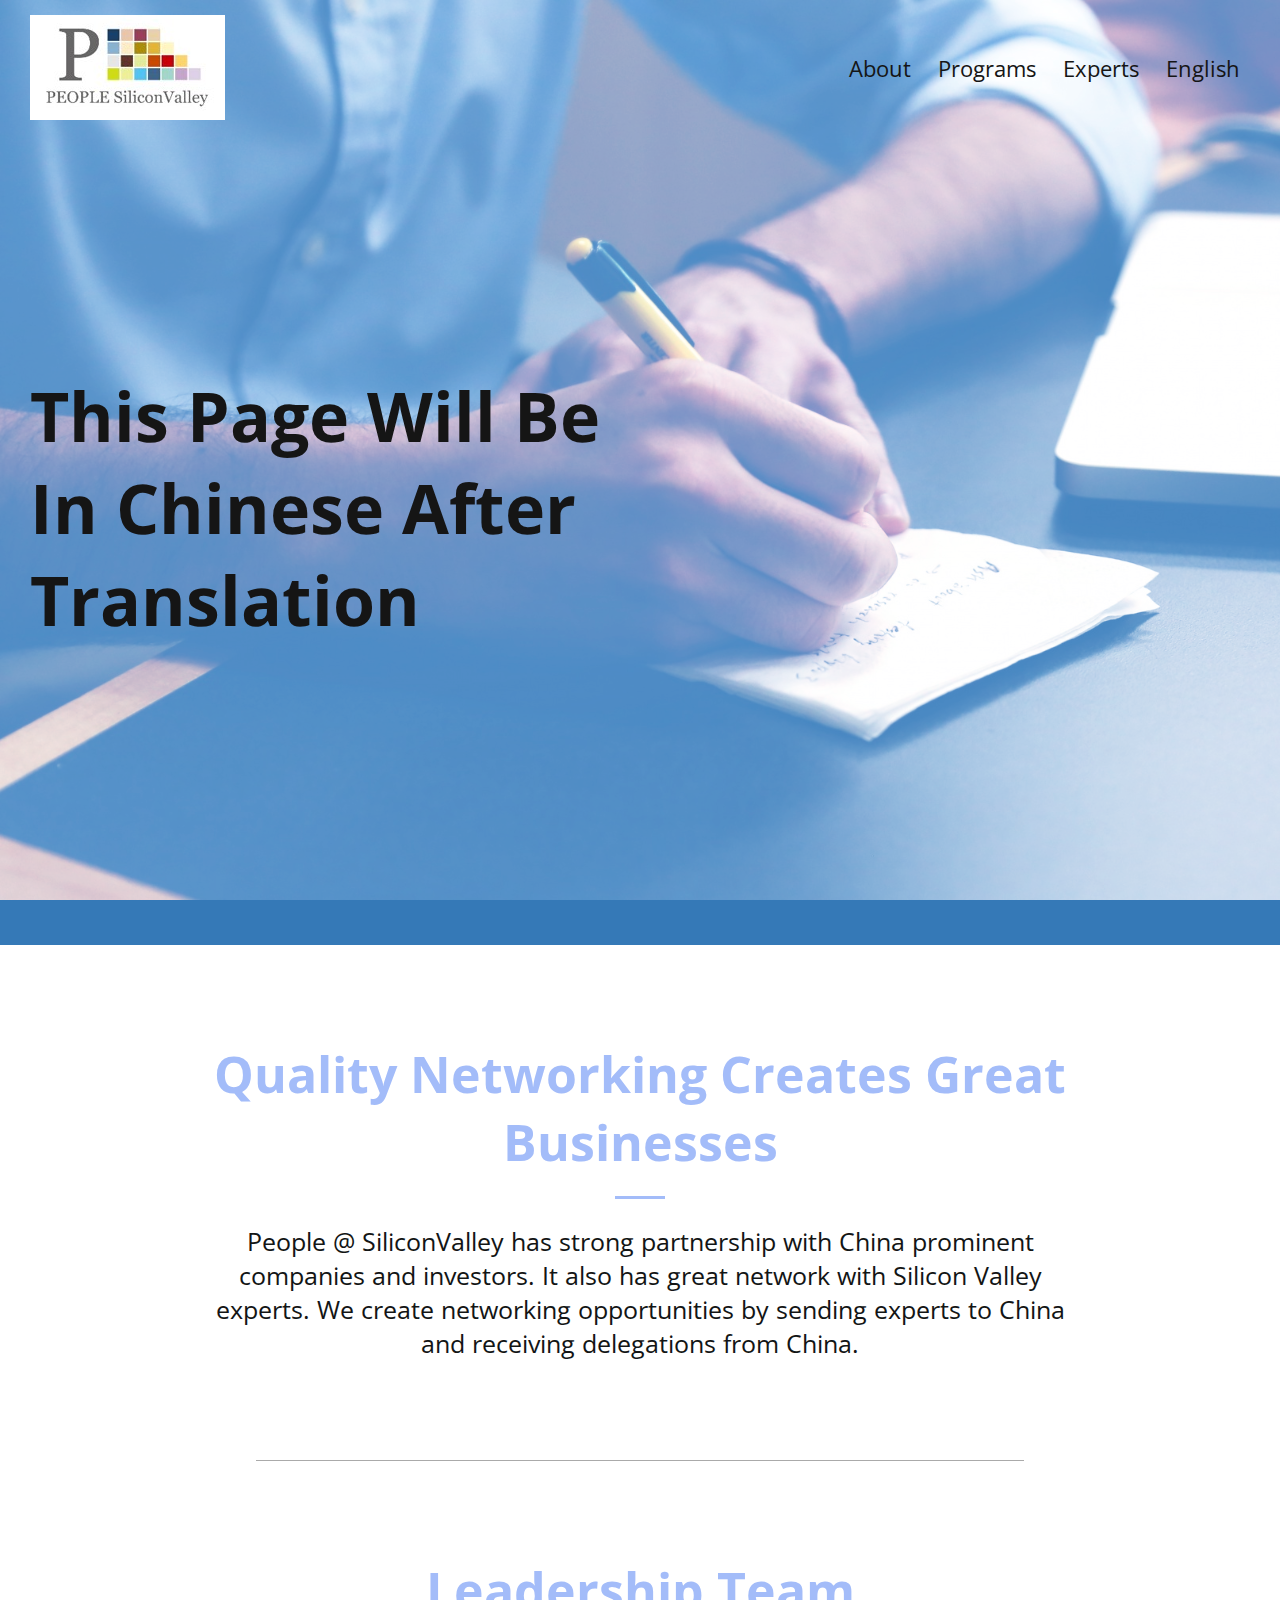
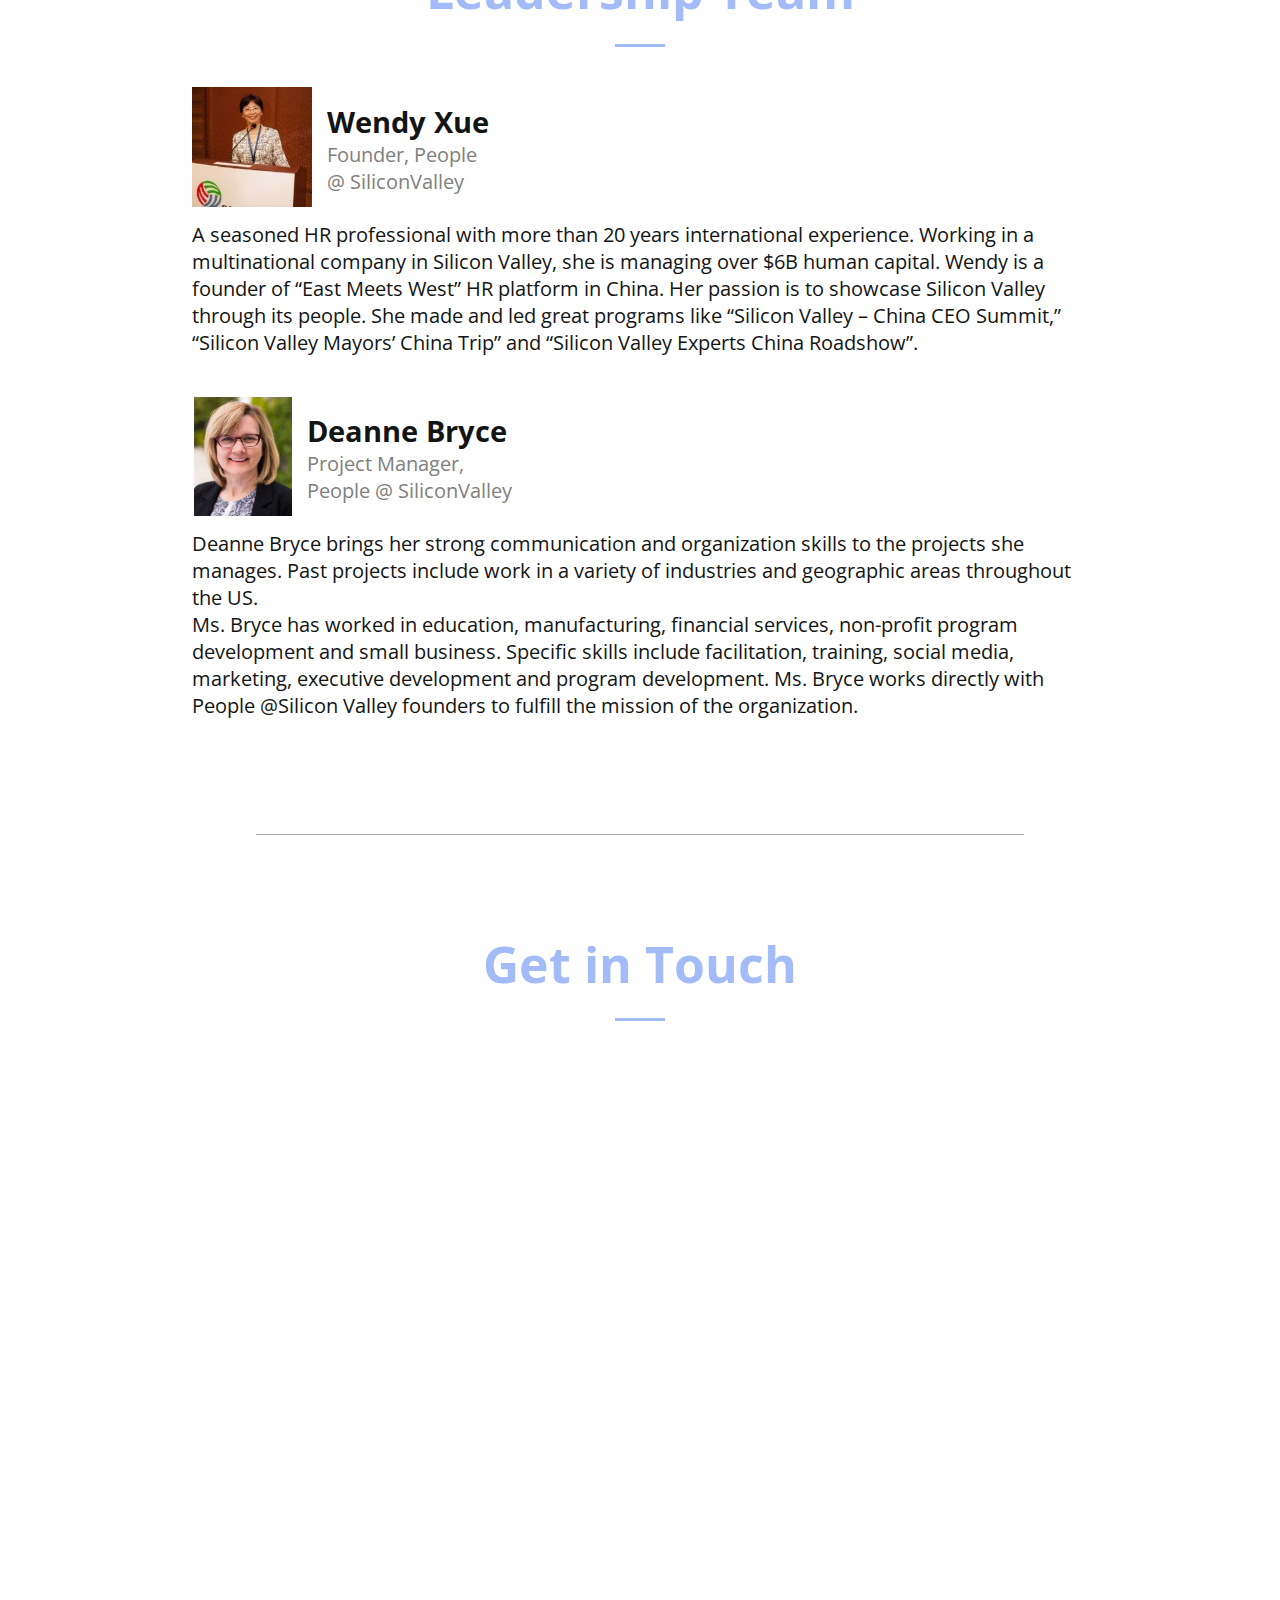
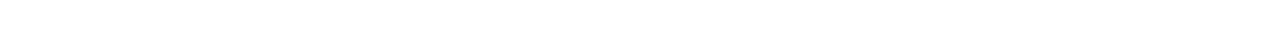
<file: ch-index.html>
<!DOCTYPE html>
<html>
    <head>
        <title>PeopleSV</title>
        <link rel="stylesheet" type="text/css" href="styles.css" />
        <link href="https://fonts.googleapis.com/css?family=Open+Sans" rel="stylesheet">
    </head>
    <body>
        <header>
            <div id="banner">
                <a href="ch-index.html"><img id="left" src="img/logo.jpg" /></a>
                <div id="right">
                    <p class="option"><a href="ch-about.html">About</a></p>
                    <p class="option"><a href="ch-programs.html">Programs</a></p>
                    <p class="option"><a href="ch-experts.html">Experts</a></p>
                    <p class="option"><a href="index.html">English</a></p>
                </div>
            </div>
            <div id="splashcontainer">
            <div id="splashwrapper">
                <h2 id="slogan">This Page Will Be In Chinese After Translation</h2>
            </div>
            </div>
        </header>
        <div class="section" id="blurb">
            <div class="wrapper">
                <h2>Quality Networking Creates Great Businesses</h2>
                <div class="underline"></div>
                <p>People @ SiliconValley has strong partnership with China prominent companies and investors.  It also has great network with Silicon Valley experts. We create networking opportunities by sending experts  to China and receiving delegations from China. </p>
            </div>
        </div>
        <div class="divider"></div>
        <div class="section" id="leadership">
            <div class="wrapper">
                <h2>Leadership Team</h2>
                <div class="underline"></div>
                <div class="description">
                    <img class="expert" src="img/wendy-xue.jpg" />
                    <h3>Wendy Xue</h3>
                    <h4>Founder, People<br/>@ SiliconValley</h4>
                    <p>A seasoned HR professional with more than 20 years international experience. Working in a multinational company in Silicon Valley, she is managing over $6B human capital. Wendy is a founder of “East Meets West” HR platform in China. Her passion is to showcase Silicon Valley through its people. She made and led great programs like “Silicon Valley – China CEO Summit,” “Silicon Valley Mayors’ China Trip” and “Silicon Valley Experts China Roadshow”.</p>
                </div>
                <div class="description">
                    <img class="expert" src="img/deanne-bryce.jpg" style="width:100px;"/>
                    <h3>Deanne Bryce</h3>
                    <h4>Project Manager,<br/>People @ SiliconValley</h4>
                    <p>Deanne Bryce brings her strong communication and organization skills to the projects she manages. Past projects include work in a variety of industries and geographic areas throughout the US. <br/>Ms. Bryce has worked in education, manufacturing, financial services, non-profit program development and small business. Specific skills include facilitation, training, social media, marketing, executive development and program development. Ms. Bryce works directly with People @Silicon Valley founders to fulfill the mission of the organization.</p>
                </div>
            </div>
        </div>
        <div class="divider"></div>
        <div class="section" id="contact">
            <div class="wrapper">
                <h2>Get in Touch</h2>
                <div class="underline"></div>
                <iframe src="https://docs.google.com/forms/d/e/1FAIpQLSfNFnBkXHUU2ZdZeQKOoSBRKsR2LuW3owvDaSuq2GcD766bUQ/viewform?embedded=true" width="90%" height="500" frameborder="0" style="margin-top: 30px;">Loading...</iframe>
            </div>
        </div>
    </body>
</html>
</file>
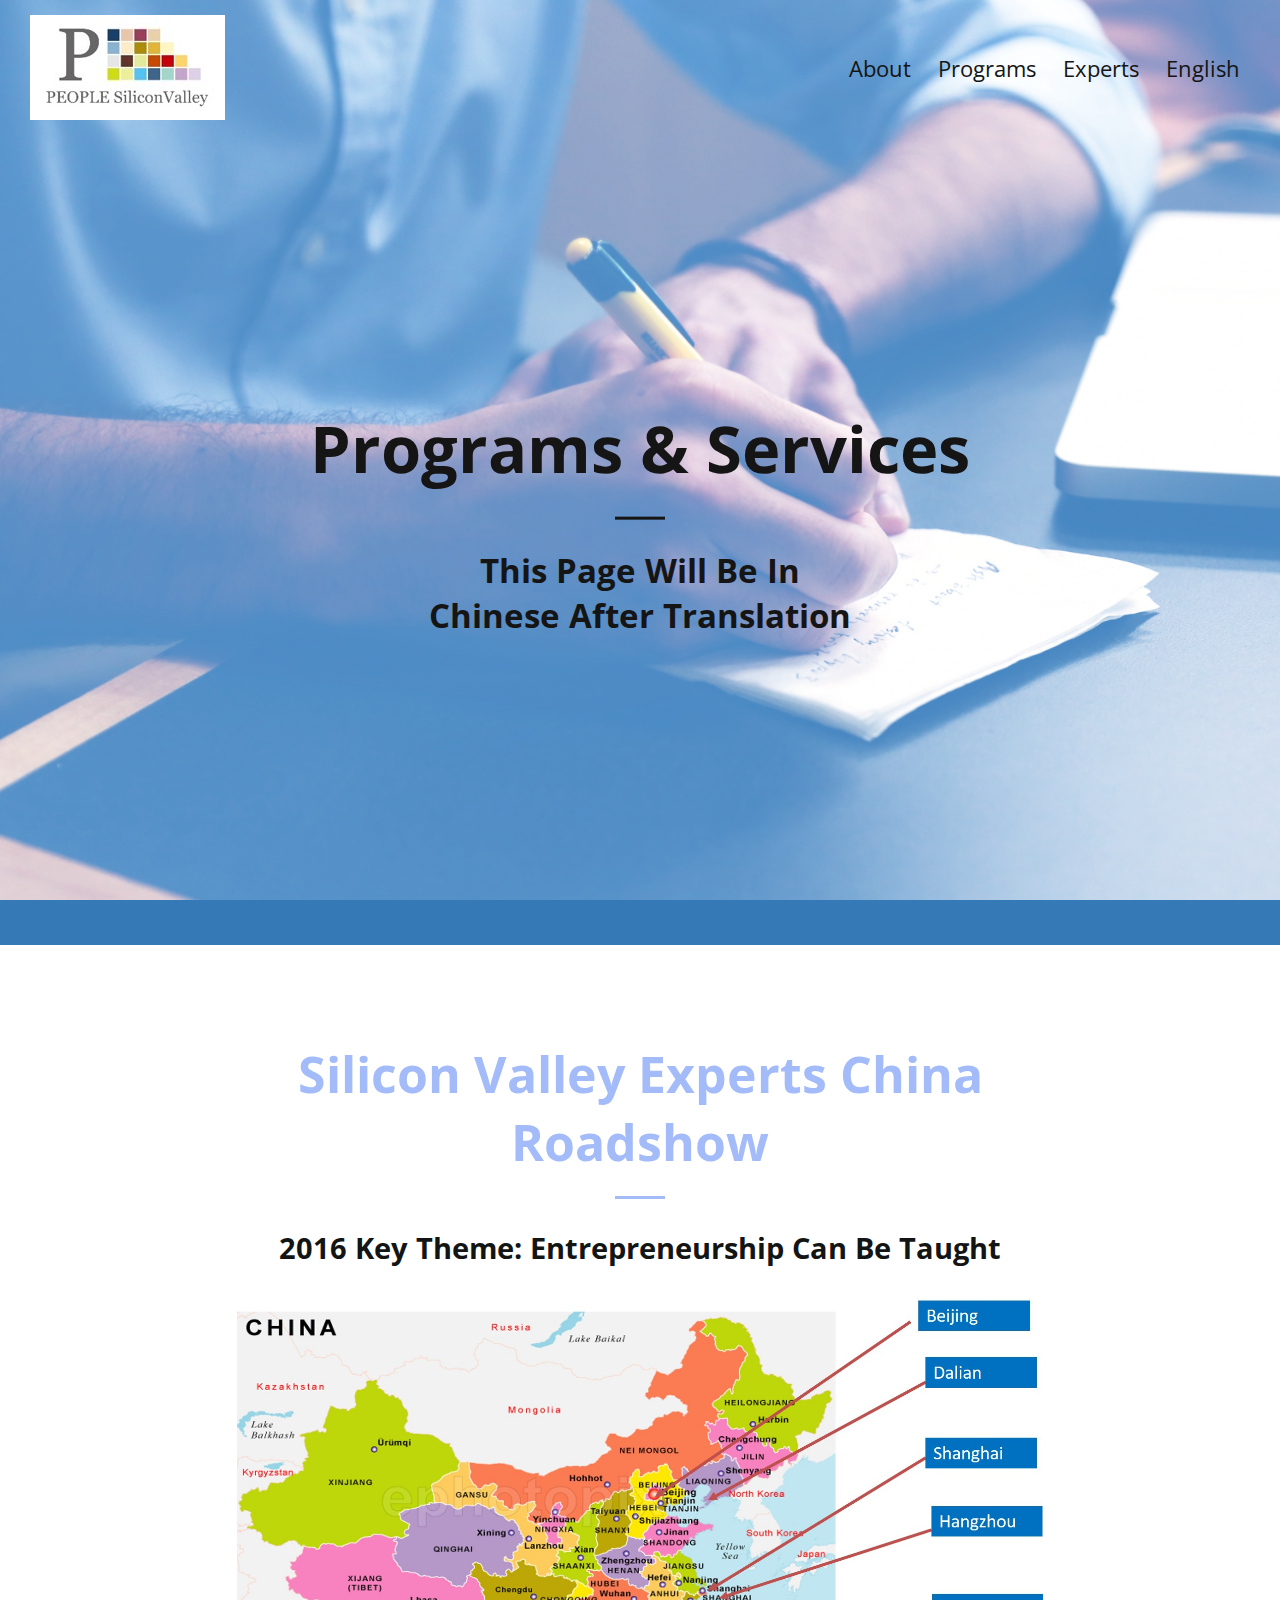
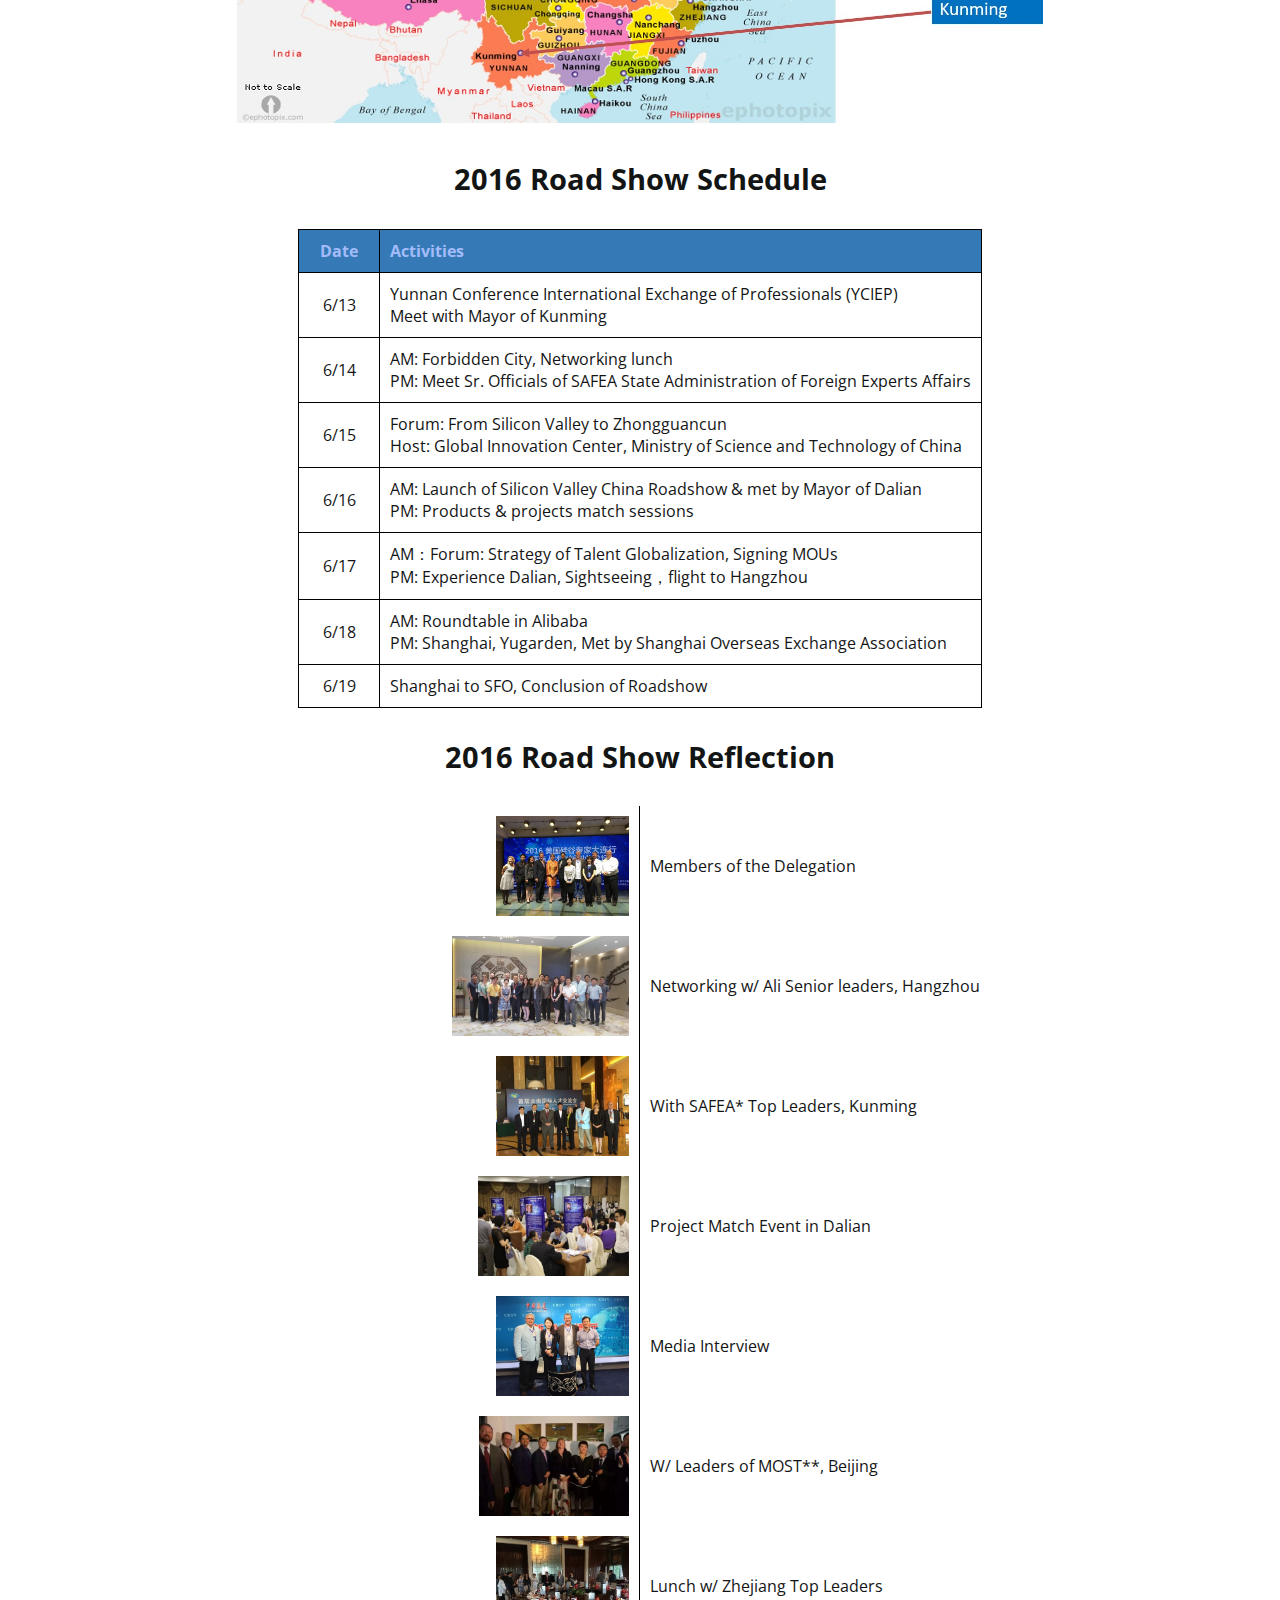
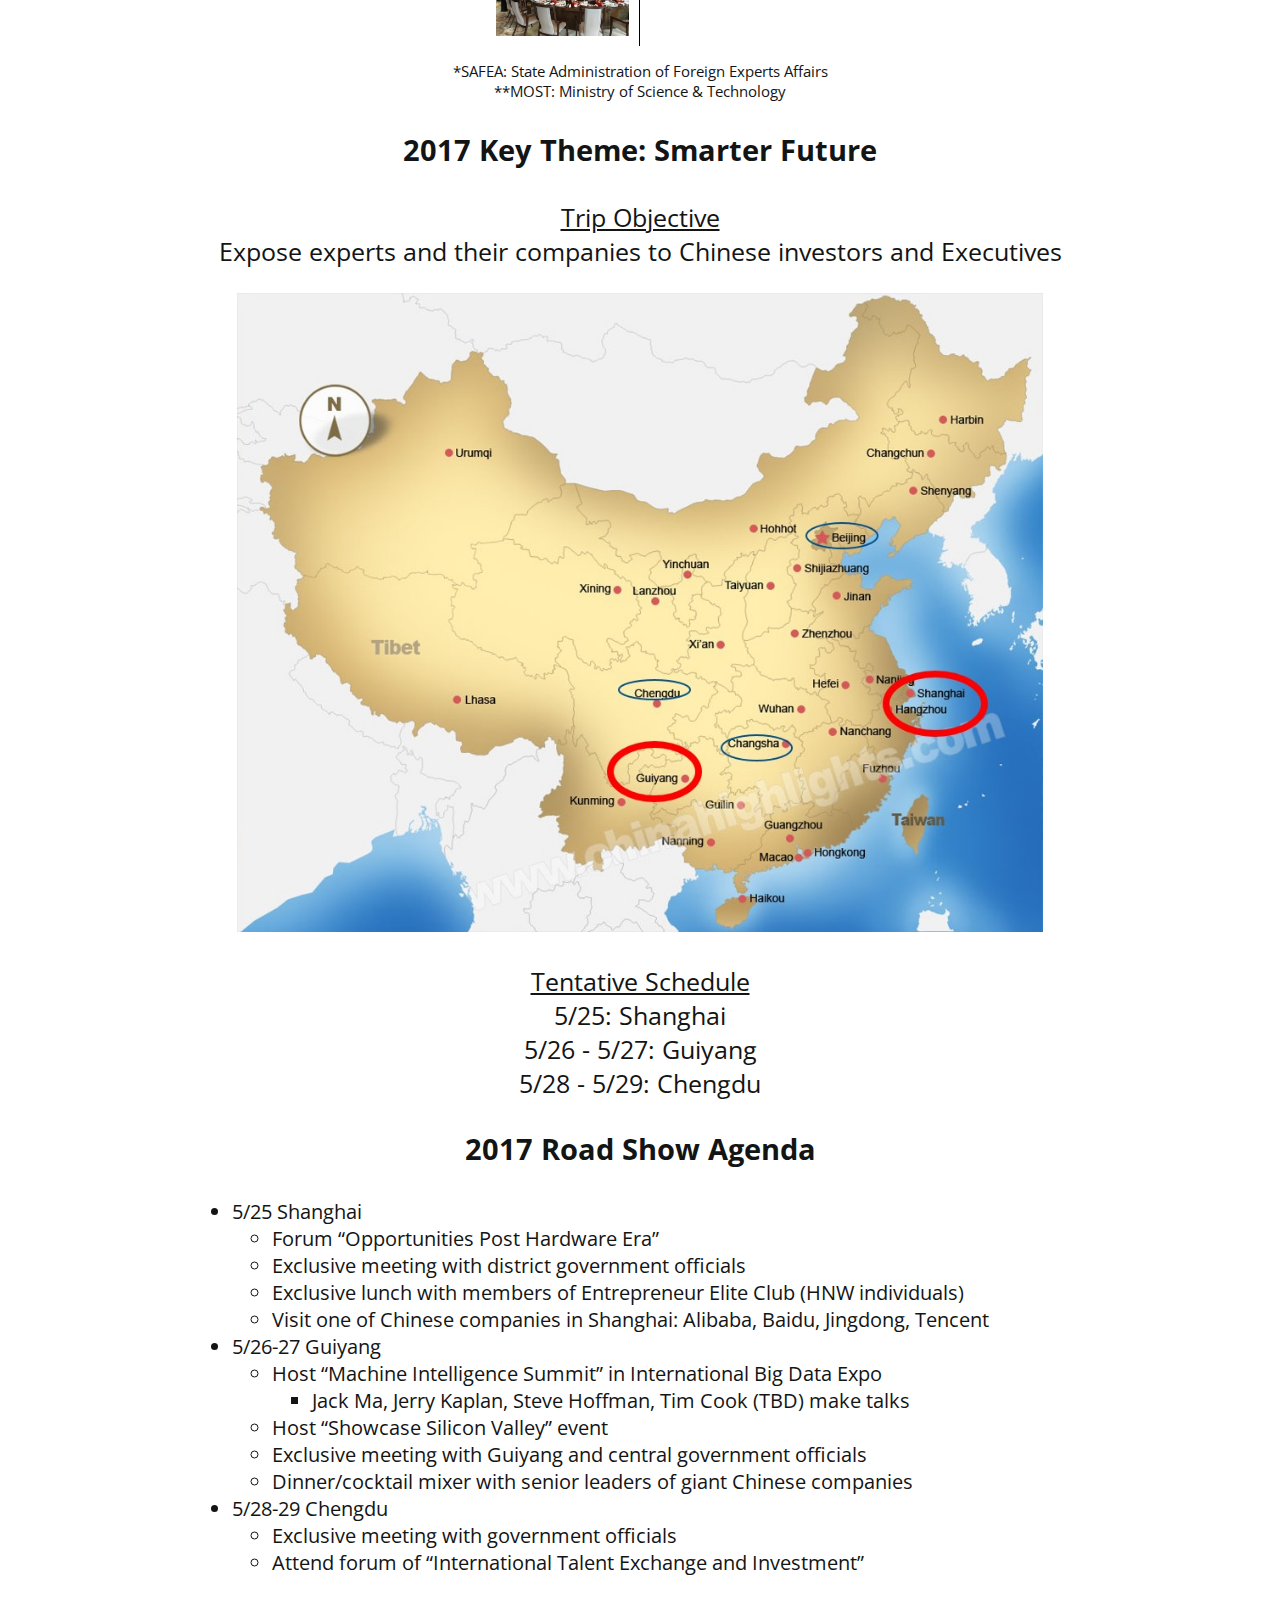
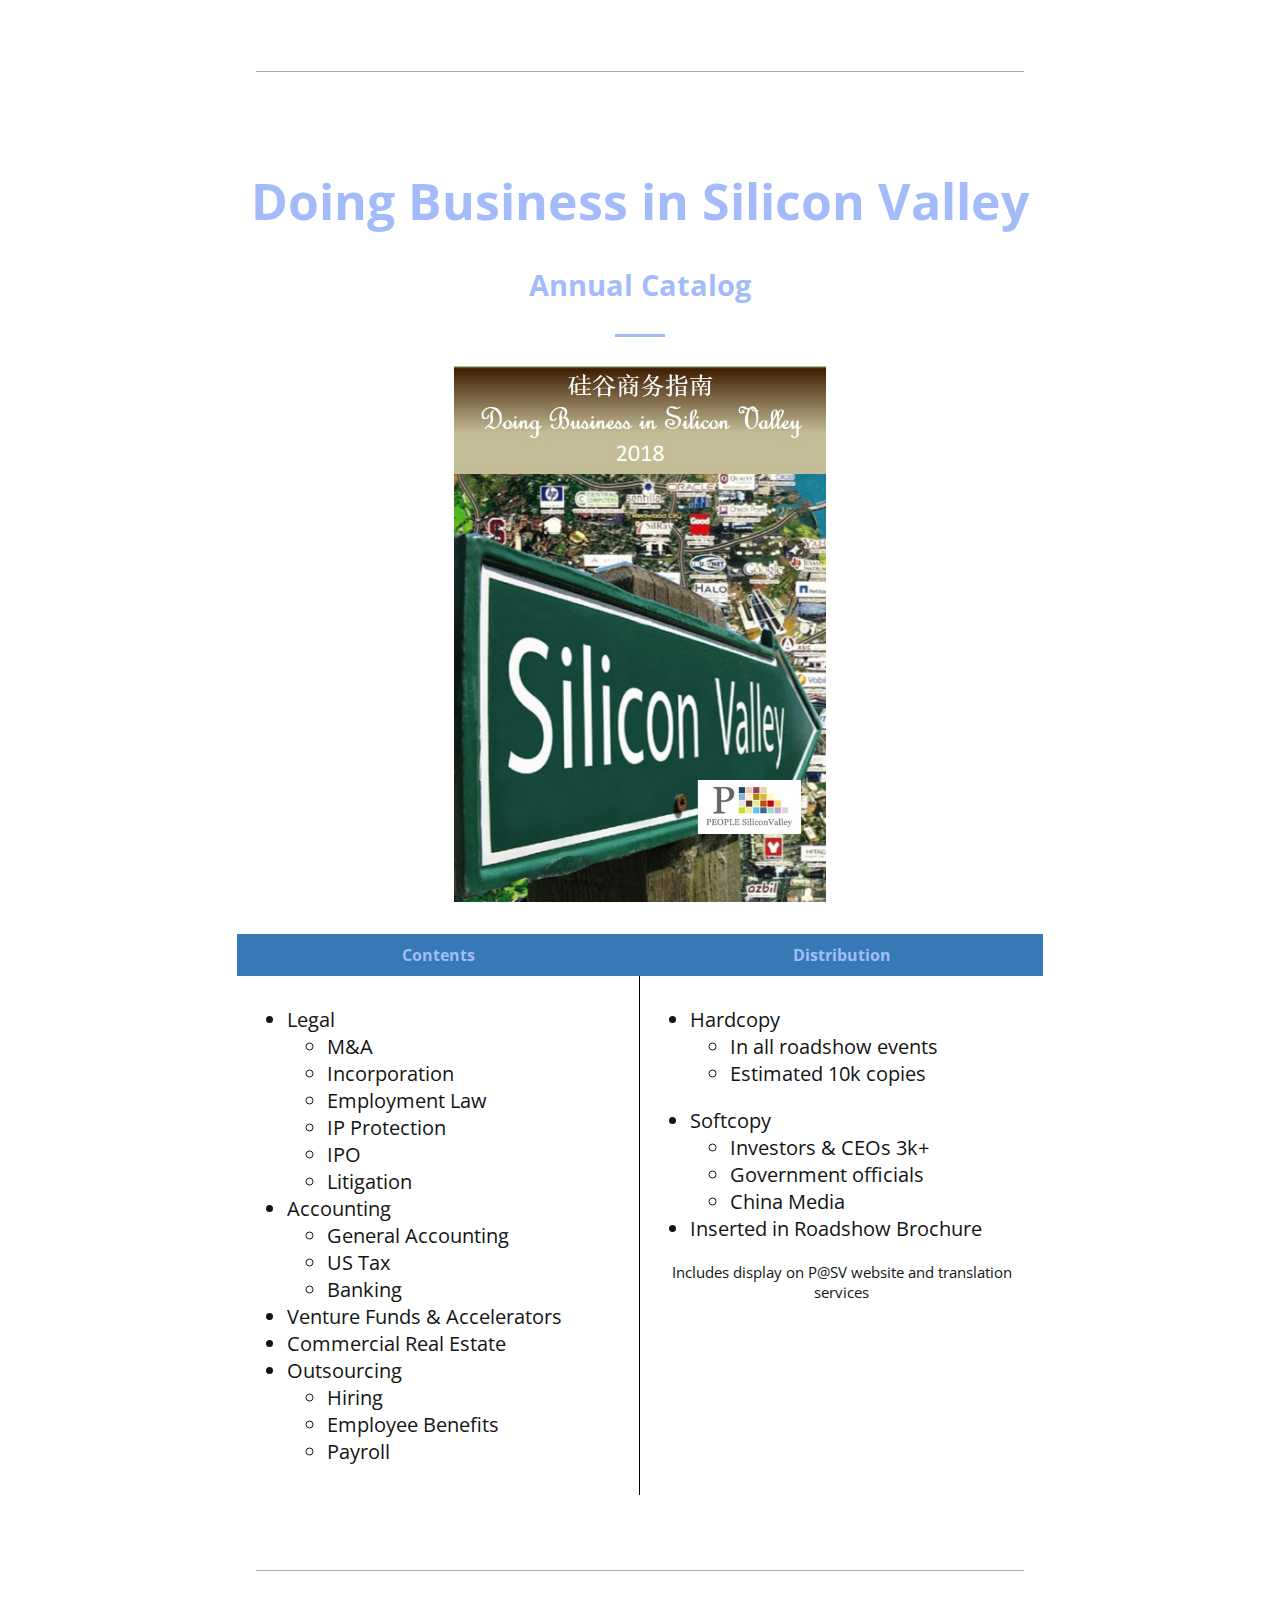
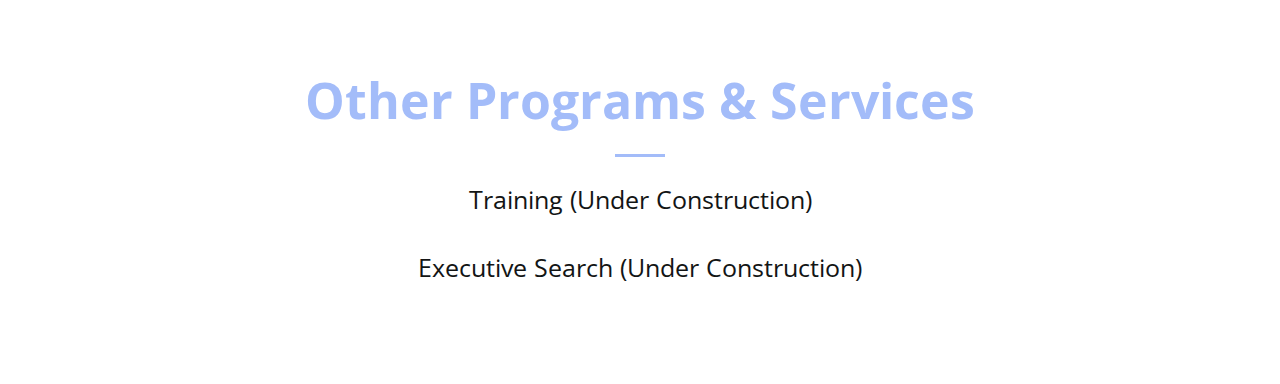
<file: ch-programs.html>
<!DOCTYPE html>
<html>
    <head>
        <title>Programs & Services | PeopleSV</title>
        <link rel="stylesheet" type="text/css" href="styles.css" />
        <link href="https://fonts.googleapis.com/css?family=Open+Sans" rel="stylesheet">
    </head>
    <body>
        <header>
            <div id="banner">
                <a href="ch-index.html"><img id="left" src="img/logo.jpg" /></a>
                <div id="right">
                    <p class="option"><a href="ch-about.html">About</a></p>
                    <p class="option"><a href="ch-programs.html">Programs</a></p>
                    <p class="option"><a href="ch-experts.html">Experts</a></p>
                    <p class="option"><a href="ch-programs.html">English</a></p>
                </div>
            </div>
            <div id="splashcontainer">
            <div id="splashwrapper">
                <h2 id="pagename">Programs & Services</h2>
                <div class="underline"></div>
                <h2 id="pagedetails">This Page Will Be In<br/>Chinese After Translation</h2>
            </div>
            </div>
        </header>
        <div class="section" id="roadshow">
            <div class="wrapper">
                <h2>Silicon Valley Experts China Roadshow</h2>
                <div class="underline"></div>
                <h3>2016 Key Theme: Entrepreneurship  Can Be Taught</h3>
                <img src="img/roadmap16.jpg" width="90%" />
                <h3>2016 Road Show Schedule</h3>
                <table>
                    <tr>
                        <th class="date">Date</th>
                        <th>Activities</th>
                    </tr>
                    <tr>
                        <td class="date">6/13</td>
                        <td>Yunnan Conference International Exchange of Professionals (YCIEP)<br/>Meet with Mayor of Kunming</td>
                    </tr>
                    <tr>
                        <td class="date">6/14</td>
                        <td>AM: Forbidden City, Networking lunch<br/>PM: Meet Sr. Officials of SAFEA State Administration of Foreign Experts Affairs</td>
                    </tr>
                    <tr>
                        <td class="date">6/15</td>
                        <td>Forum:  From Silicon Valley to Zhongguancun <br/>Host: Global Innovation Center, Ministry of Science and Technology of China</td>
                    </tr>
                    <tr>
                        <td class="date">6/16</td>
                        <td>AM: Launch of Silicon Valley China Roadshow & met by Mayor of Dalian<br/>PM: Products & projects match sessions</td>
                    </tr>
                    <tr>
                        <td class="date">6/17</td>
                        <td>AM：Forum: Strategy of Talent Globalization, Signing MOUs<br/>PM: Experience Dalian, Sightseeing，flight to Hangzhou</td>
                    </tr>
                    <tr>
                        <td class="date">6/18</td>
                        <td>AM: Roundtable in Alibaba<br/>PM: Shanghai, Yugarden, Met by Shanghai Overseas Exchange Association</td>
                    </tr>
                    <tr>
                        <td class="date">6/19</td>
                        <td>Shanghai to SFO, Conclusion of Roadshow</td>
                    </tr>
                </table>
                <h3>2016 Road Show Reflection</h3>
                <table class="sleek">
                    <tr>
                        <td><img src="img/delegation.jpg" /></td>
                        <td class="caption">Members of the Delegation</td>
                    </tr>
                    <tr>
                        <td><img src="img/hangzhou.jpg" /></td>
                        <td class="caption">Networking w/ Ali Senior leaders, Hangzhou</td>
                    </tr>
                    <tr>
                        <td><img src="img/kunming.jpg" /></td>
                        <td class="caption">With SAFEA* Top Leaders, Kunming</td>
                    </tr>
                    <tr>
                        <td><img src="img/dalian.jpg" /></td>
                        <td class="caption">Project Match Event in Dalian</td>
                    </tr>
                    <tr>
                        <td><img src="img/interview.jpg" /></td>
                        <td class="caption">Media Interview</td>
                    </tr>
                    <tr>
                        <td><img src="img/beijing.jpg" /></td>
                        <td class="caption">W/ Leaders of MOST**, Beijing</td>
                    </tr>
                    <tr>
                        <td><img src="img/lunch.jpg" /></td>
                        <td class="caption">Lunch w/ Zhejiang Top Leaders</td>
                    </tr>
                </table>
                <p style="font-size:15px;">*SAFEA: State Administration of Foreign Experts Affairs<br/>**MOST:  Ministry of Science & Technology</p>
                <h3>2017 Key Theme: Smarter Future</h3>
                <p><u>Trip Objective</u><br/>Expose experts and their companies to Chinese investors and Executives</p>
                <img src="img/roadmap17.jpg" width="90%" />
                <p><u>Tentative Schedule</u><br/>5/25: Shanghai<br/>5/26 - 5/27: Guiyang<br/>5/28 - 5/29: Chengdu</p>
                <h3>2017 Road Show Agenda</h3>
                <ul>
                    <li>5/25 Shanghai</li>
                    <ul>
                        <li>Forum  “Opportunities Post Hardware Era”</li>
                        <li>Exclusive meeting with district government officials</li>
                        <li>Exclusive lunch with members of Entrepreneur Elite Club (HNW individuals)</li>
                        <li>Visit one of Chinese companies in Shanghai: Alibaba, Baidu, Jingdong, Tencent</li>
                    </ul>
                    <li>5/26-27 Guiyang</li>
                    <ul>
                        <li>Host “Machine Intelligence Summit” in International Big Data Expo</li>
                        <ul><li>Jack Ma, Jerry Kaplan, Steve Hoffman, Tim Cook (TBD) make talks</li></ul>
                        <li>Host “Showcase Silicon Valley” event </li>
                        <li>Exclusive meeting with Guiyang and central government officials</li>
                        <li>Dinner/cocktail mixer with senior leaders of giant Chinese companies</li>
                    </ul>
                    <li>5/28-29 Chengdu</li>
                    <ul>
                        <li>Exclusive meeting with government officials</li>
                        <li>Attend forum of “International Talent Exchange and Investment” </li>
                    </ul>
                </ul>
            </div>
        </div>
        <div class="divider"></div>
        <div class="section" id="business">
            <div class="wrapper">
                <h2>Doing Business in Silicon Valley</h2>
                <h3 style="color: #A3BCF9;">Annual Catalog</h3>
                <div class="underline"></div>
                <p></p>
                <img src="img/catalog.jpg" style="height:60vh;margin: auto;"/>
                <p></p>
                <table class="sleek">
                    <tr>
                        <th>Contents</th>
                        <th>Distribution</th>
                    </tr>
                    <tr>
                        <td class="top">
                            <ul>
                                <li>Legal</li>
                                <ul>
                                    <li>M&A</li>
                                    <li>Incorporation</li>
                                    <li>Employment Law</li>
                                    <li>IP Protection</li>
                                    <li>IPO</li>
                                    <li>Litigation</li>
                                </ul>
                                <li>Accounting</li>
                                <ul>
                                    <li>General Accounting</li>
                                    <li>US Tax</li>
                                    <li>Banking</li>
                                </ul>
                                <li>Venture Funds & Accelerators</li>
                                <li>Commercial Real Estate</li>
                                <li>Outsourcing</li>
                                <ul>
                                    <li>Hiring</li>
                                    <li>Employee Benefits</li>
                                    <li>Payroll</li>
                                </ul>
                            </ul>
                        </td>
                        <td class="top">
                            <ul>
                                <li>Hardcopy</li>
                                <ul>
                                    <li>In all roadshow events</li>
                                    <li>Estimated 10k copies</li>
                                </ul>
                            </ul>
                            <ul>
                                <li>Softcopy</li>
                                <ul>
                                    <li>Investors & CEOs 3k+</li>
                                    <li>Government officials</li>
                                    <li>China Media</li>
                                </ul>
                                <li>Inserted in Roadshow Brochure</li>
                            </ul>
                            <p></p>
                            <p style="font-size:15px;">Includes display on P@SV website and translation services</p>
                        </td>
                    </tr>
                </table>
            </div>
        </div>
        <div class="divider"></div>
        <div class="section" id="programs_services">
            <div class="wrapper">
                <h2>Other Programs & Services</h2>
                <div class="underline"></div>
                <p>Training (Under Construction)<br/><br/>Executive Search (Under Construction)</p>
            </div>
        </div>
    </body>
</html>
</file>
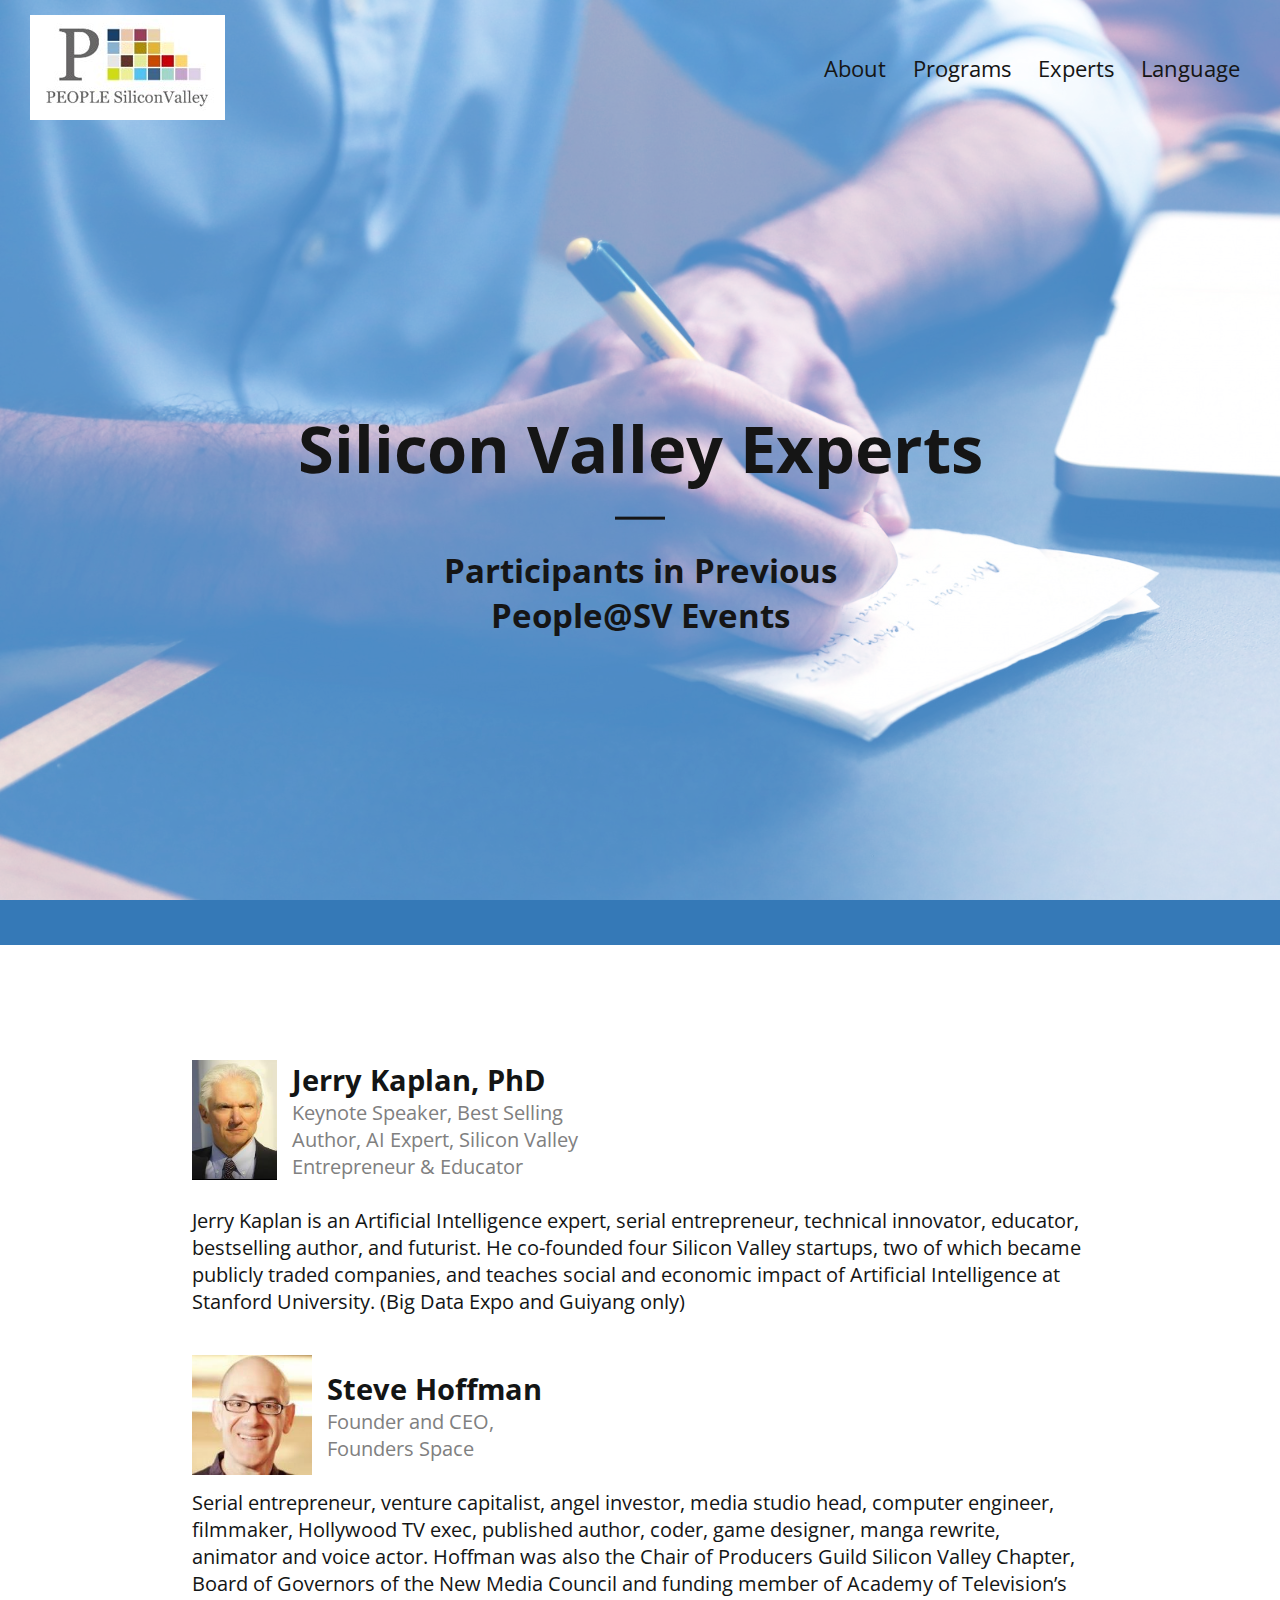
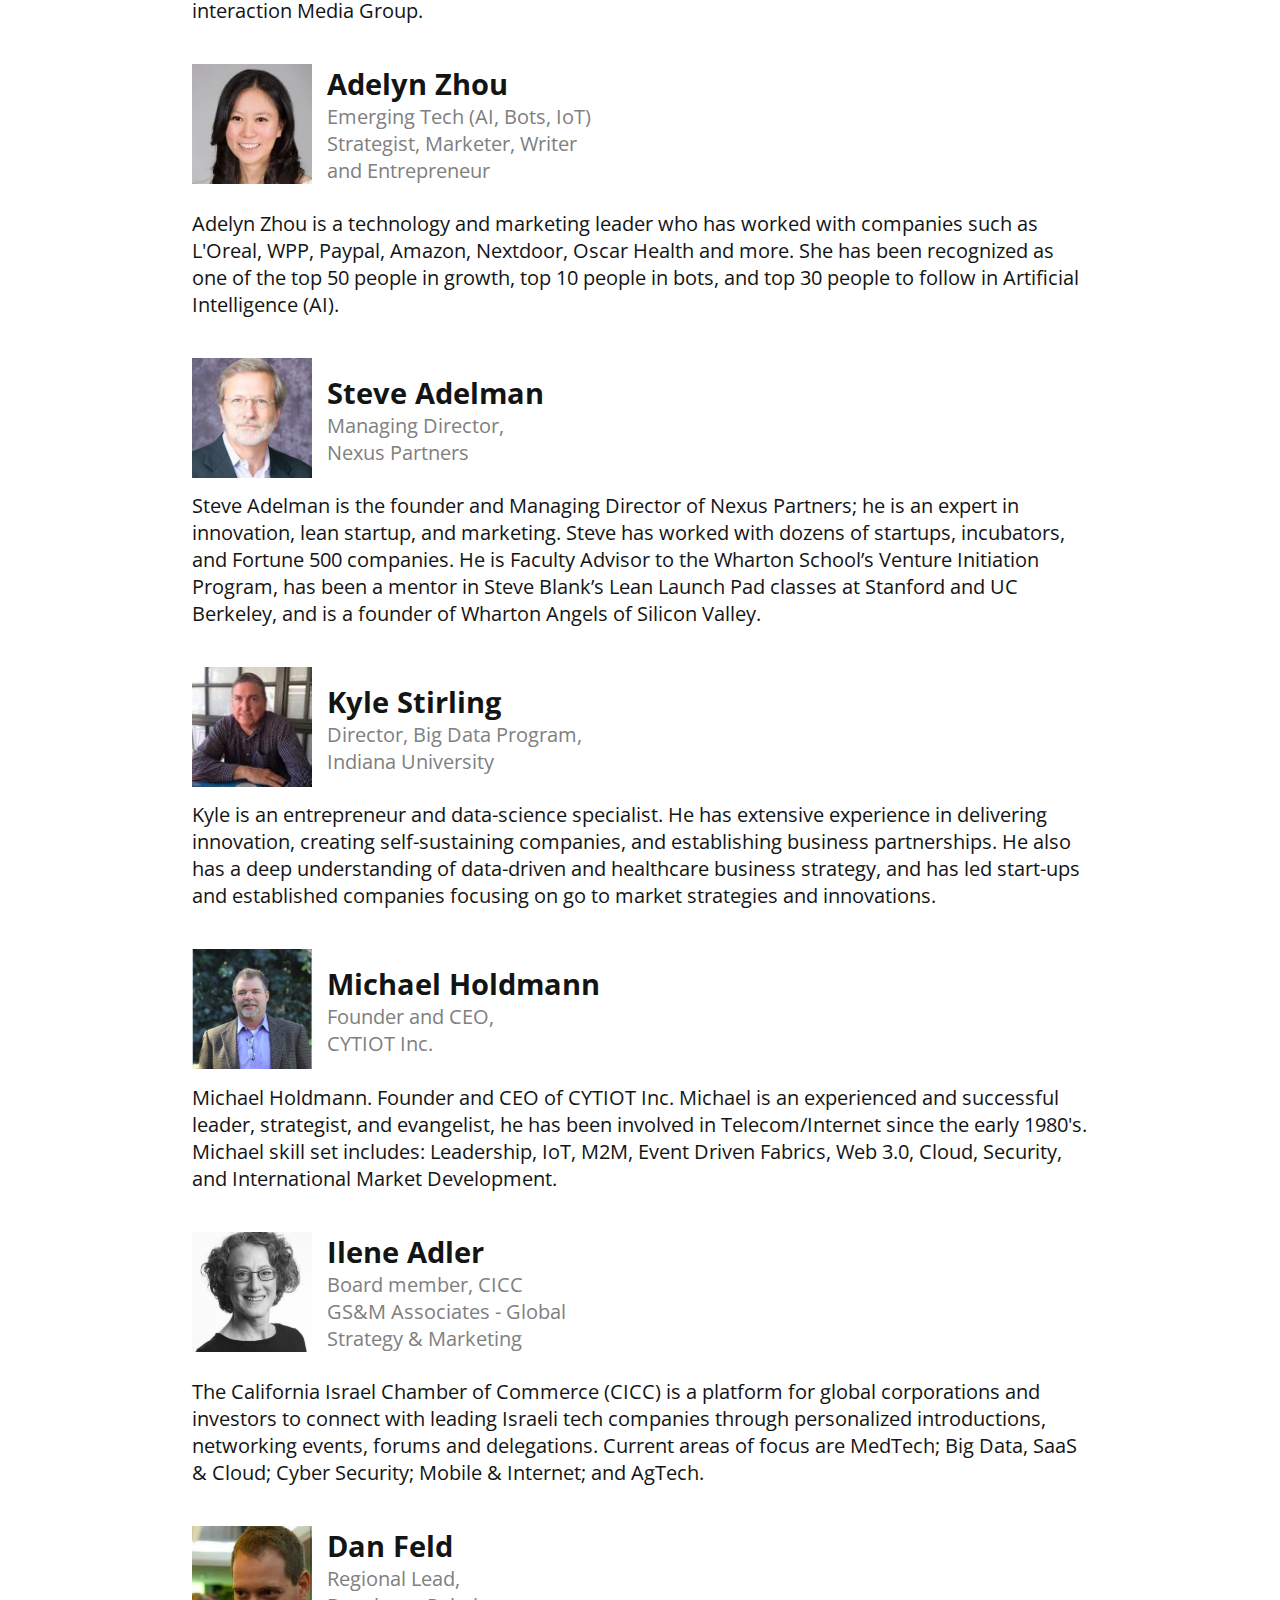
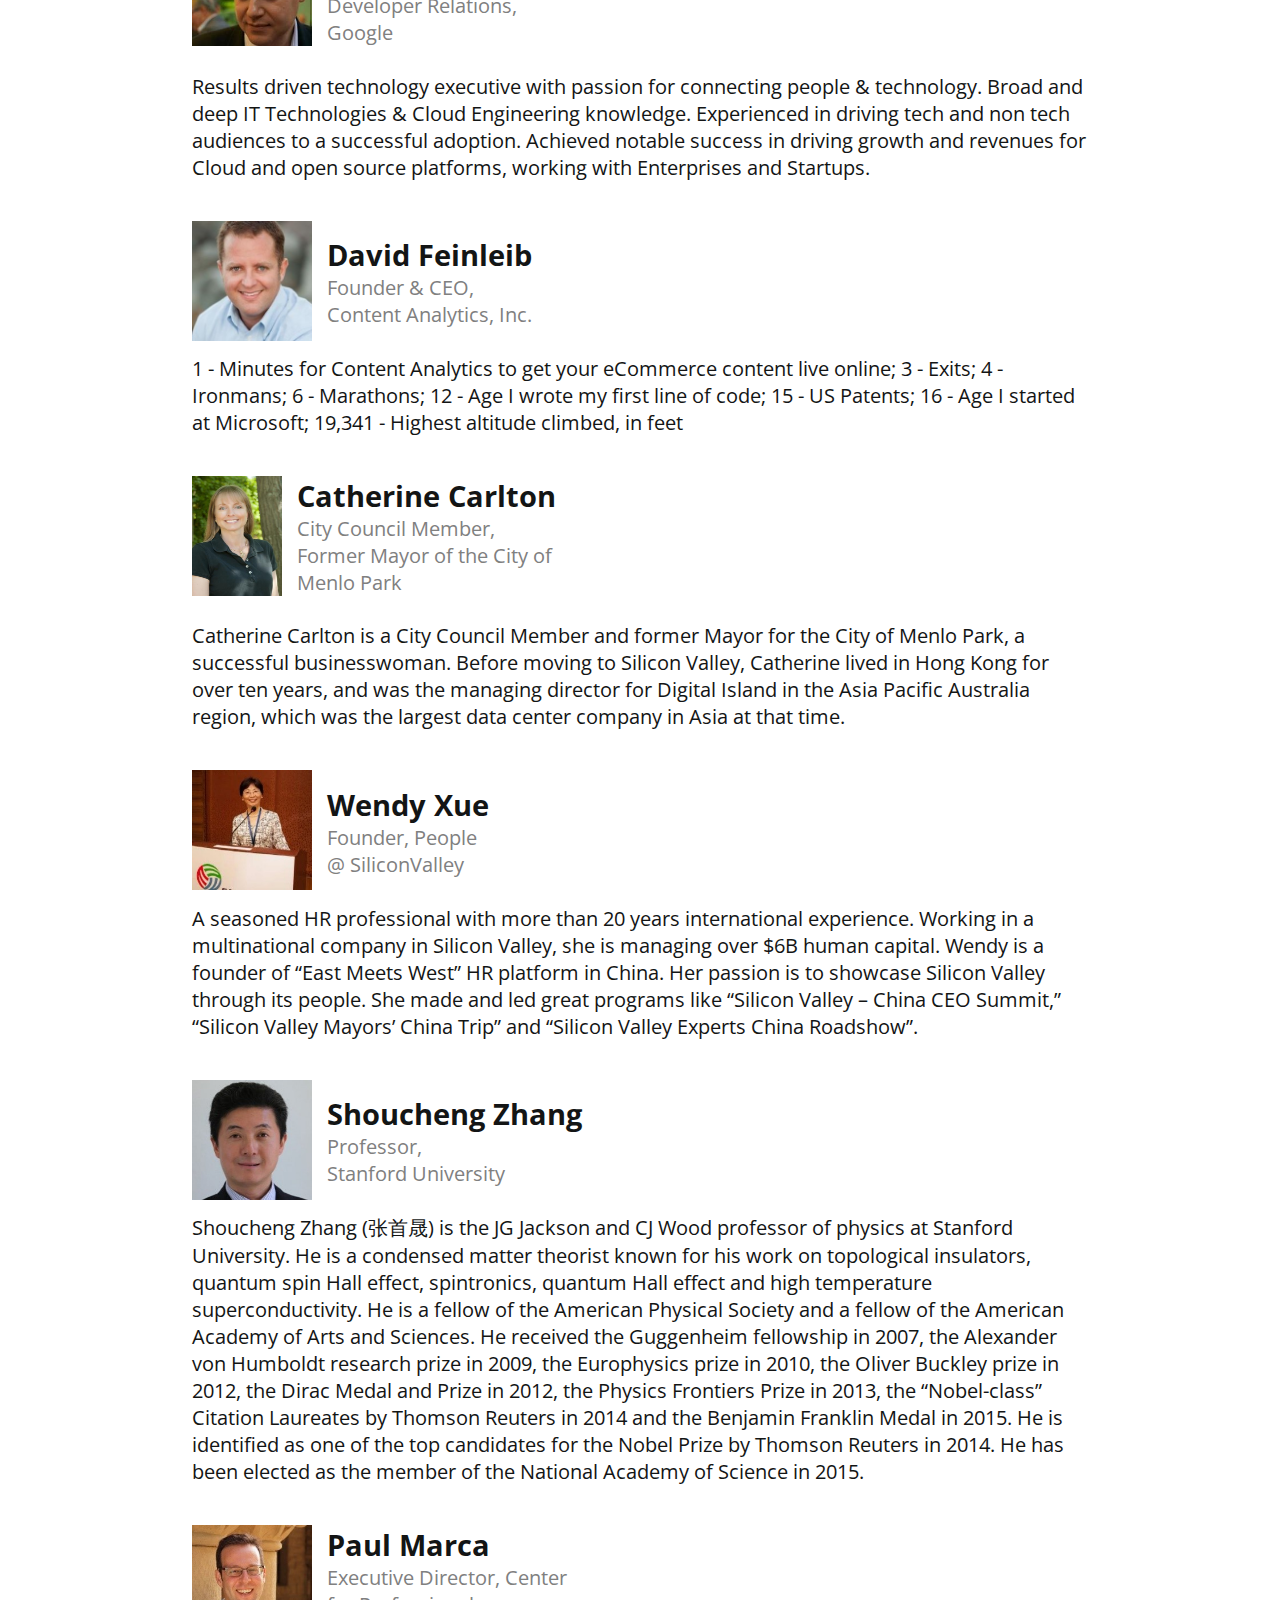
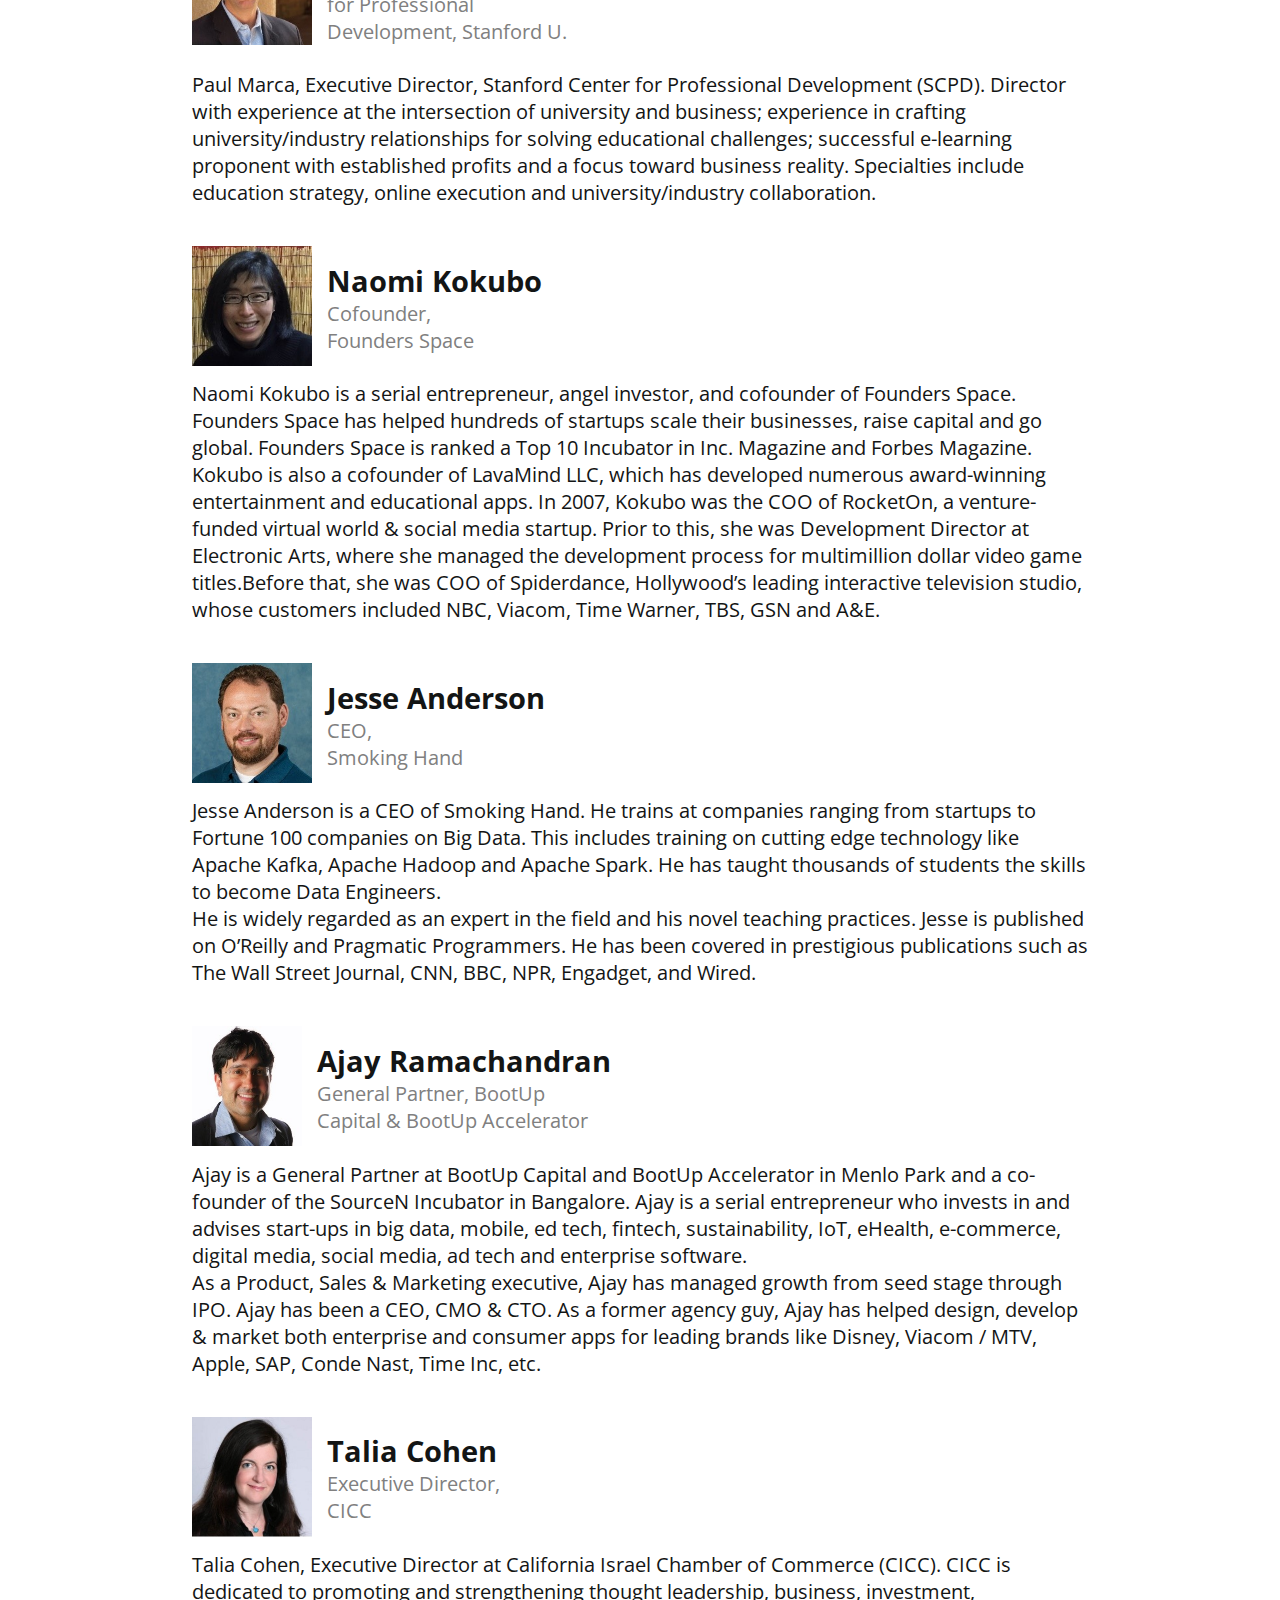
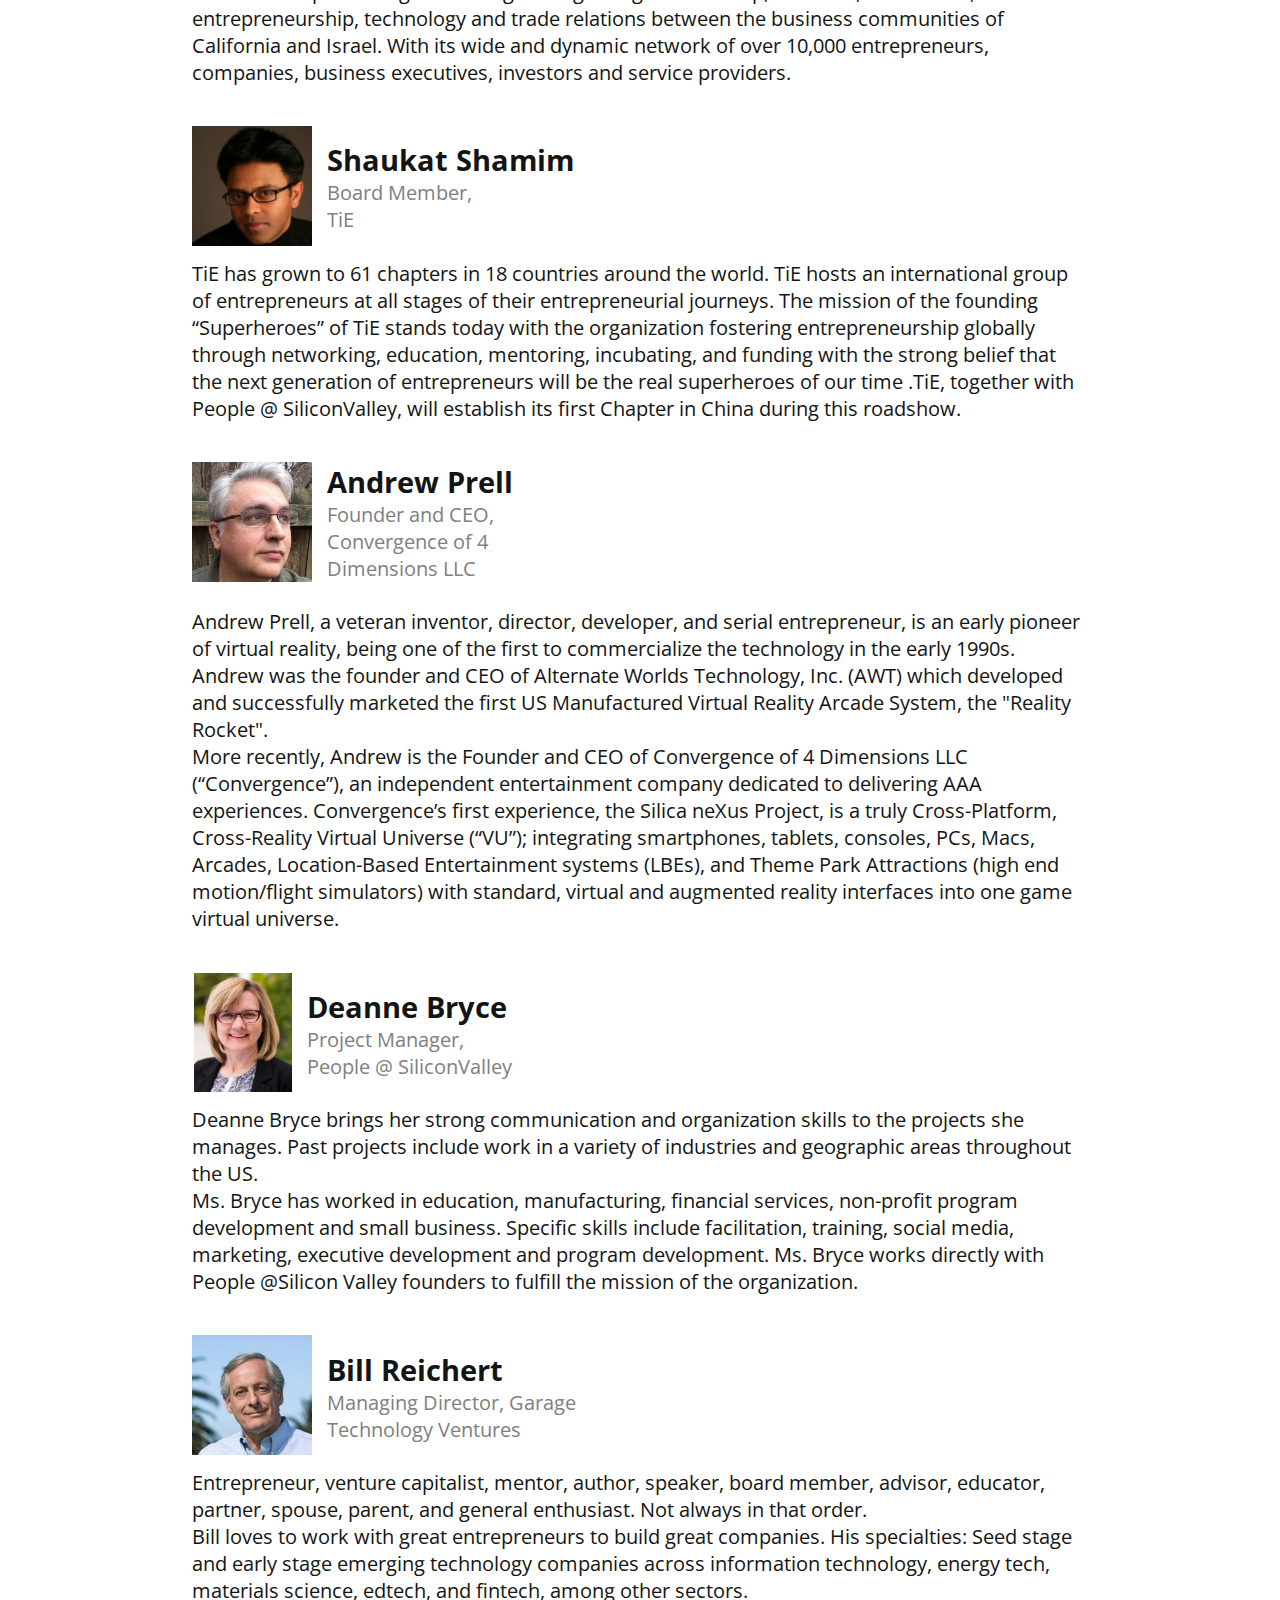
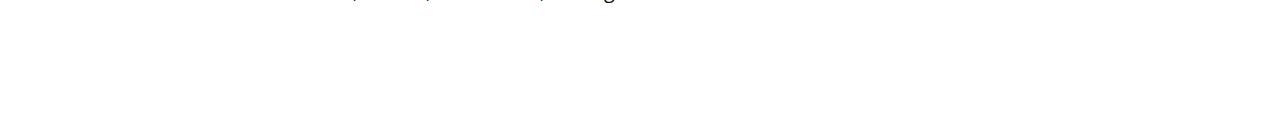
<file: experts.html>
<!DOCTYPE html>
<html>
    <head>
        <title>SV Experts | PeopleSV</title>
        <link rel="stylesheet" type="text/css" href="styles.css" />
        <link href="https://fonts.googleapis.com/css?family=Open+Sans" rel="stylesheet">
    </head>
    <body>
        <header>
            <div id="banner">
                <a href="index.html"><img id="left" src="img/logo.jpg" /></a>
                <div id="right">
                    <p class="option"><a href="about.html">About</a></p>
                    <p class="option"><a href="programs.html">Programs</a></p>
                    <p class="option"><a href="experts.html">Experts</a></p>
                    <p class="option"><a>Language</a></p>
                </div>
            </div>
            <div id="splashcontainer">
            <div id="splashwrapper">
                <h2 id="pagename">Silicon Valley Experts</h2>
                <div class="underline"></div>
                <h2 id="pagedetails">Participants in Previous<br/>People@SV Events</h2>
            </div>
            </div>
        </header>
        <div class="section" id="experts">
            <div class="wrapper">
                <div class="description">
                    <img class="expert" src="img/jerry-kaplan.jpg" style="width:4.25em;" />
                    <h3 class="OF">Jerry Kaplan, PhD</h3>
                    <h4>Keynote Speaker, Best Selling<br/>Author, AI Expert, Silicon Valley<br/>Entrepreneur & Educator</h4>
                    <p>Jerry Kaplan is an Artificial Intelligence expert, serial entrepreneur, technical innovator, educator, bestselling author, and futurist. He co-founded four Silicon Valley startups, two of which became publicly traded companies, and teaches social and economic impact of Artificial Intelligence at Stanford University. (Big Data Expo and Guiyang only)</p>
                </div>
                <div class="description">
                    <img class="expert" src="img/steve-hoffman.jpg" />
                    <h3>Steve Hoffman</h3>
                    <h4>Founder and CEO,<br/>Founders Space</h4>
                    <p>Serial entrepreneur, venture capitalist, angel investor, media studio head, computer engineer, filmmaker, Hollywood TV exec, published author, coder, game designer, manga rewrite, animator and voice actor. Hoffman was also the Chair of Producers Guild Silicon Valley Chapter, Board of Governors of the New Media Council and funding member of Academy of Television’s interaction Media Group.</p>
                </div>
                <div class="description">
                    <img class="expert" src="img/adelyn-zhou.jpg" />
                    <h3 class="OF">Adelyn Zhou</h3>
                    <h4>Emerging Tech (AI, Bots, IoT)<br/>Strategist, Marketer, Writer<br/>and Entrepreneur</h4>
                    <p>Adelyn Zhou is a technology and marketing leader who has worked with companies such as L'Oreal, WPP, Paypal, Amazon, Nextdoor, Oscar Health and more. She has been recognized as one of the top 50 people in growth, top 10 people in bots, and top 30 people to follow in Artificial Intelligence (AI).</p>
                </div>
                <div class="description">
                    <img class="expert" src="img/steve-adelman.jpg" />
                    <h3>Steve Adelman</h3>
                    <h4>Managing Director,<br/>Nexus Partners</h4>
                    <p>Steve Adelman is the founder and Managing Director of Nexus Partners; he is an expert in innovation, lean startup, and marketing. Steve has worked with dozens of startups, incubators, and Fortune 500 companies. He is Faculty Advisor to the Wharton School’s Venture Initiation Program, has been a mentor in Steve Blank’s Lean Launch Pad classes at Stanford and UC Berkeley, and is a founder of Wharton Angels of Silicon Valley.</p>
                </div>
                <div class="description">
                    <img class="expert" src="img/kyle-stirling.jpg" />
                    <h3>Kyle Stirling</h3>
                    <h4>Director, Big Data Program,<br/>Indiana University</h4>
                    <p>Kyle is an entrepreneur and data-science specialist. He has extensive experience in delivering innovation, creating self-sustaining companies, and establishing business partnerships. He also has a deep understanding of data-driven and healthcare business strategy, and has led start-ups and established companies focusing on go to market strategies and innovations.</p>
                </div>
                <div class="description">
                    <img class="expert" src="img/michael-holdmann.jpg" />
                    <h3>Michael Holdmann</h3>
                    <h4>Founder and CEO,<br/>CYTIOT Inc.</h4>
                    <p>Michael Holdmann. Founder and CEO of CYTIOT Inc. Michael is an experienced and successful leader, strategist, and evangelist, he has been involved in Telecom/Internet since the early 1980's.  Michael skill set includes: Leadership, IoT, M2M, Event Driven Fabrics, Web 3.0, Cloud, Security, and International Market Development.</p>
                </div>
                <div class="description">
                    <img class="expert" src="img/ilene-adler.jpg" />
                    <h3 class="OF">Ilene Adler</h3>
                    <h4>Board member, CICC<br/>GS&M Associates - Global<br/>Strategy & Marketing</h4>
                    <h4></h4>
                    <p>The California Israel Chamber of Commerce (CICC) is a platform for global corporations and investors to connect with leading Israeli tech companies through personalized introductions, networking events, forums and delegations.  Current areas of focus are MedTech; Big Data, SaaS & Cloud; Cyber Security; Mobile & Internet; and AgTech. </p>
                </div>
                <div class="description">
                    <img class="expert" src="img/dan-feld.jpg" />
                    <h3 class="OF">Dan Feld</h3>
                    <h4>Regional Lead,<br/>Developer Relations,<br/>Google</h4>
                    <p>Results driven technology executive with passion for connecting people & technology. Broad and deep IT Technologies & Cloud Engineering knowledge. Experienced in driving tech and non tech audiences to a successful adoption. Achieved notable success in driving growth and revenues for Cloud and open source platforms, working with Enterprises and Startups.</p>
                </div>
                <div class="description">
                    <img class="expert" src="img/david-feinleib.jpg" />
                    <h3>David Feinleib</h3>
                    <h4>Founder & CEO,<br/>Content Analytics, Inc.</h4>
                    <p>1 - Minutes for Content Analytics to get your eCommerce content live online; 3 - Exits; 4 - Ironmans;  6 - Marathons; 12 - Age I wrote my first line of code; 15 - US Patents; 16 - Age I started at Microsoft; 19,341 - Highest altitude climbed, in feet</p>
                </div>
                <div class="description">
                    <img class="expert" src="img/catherine-carlton.jpg" style="width:4.5em;" />
                    <h3 class="OF">Catherine Carlton</h3>
                    <h4>City Council Member,<br/>Former Mayor of the City of<br/>Menlo Park</h4>
                    <p>Catherine Carlton is a City Council Member and former Mayor for the City of Menlo Park, a successful businesswoman. Before moving to Silicon Valley, Catherine lived in Hong Kong for over ten years, and was the managing director for Digital Island in the Asia Pacific Australia region, which was the largest data center company in Asia at that time.  </p>
                </div>
                <div class="description">
                    <img class="expert" src="img/wendy-xue.jpg" />
                    <h3>Wendy Xue</h3>
                    <h4>Founder, People<br/>@ SiliconValley</h4>
                    <p>A seasoned HR professional with more than 20 years international experience. Working in a multinational company in Silicon Valley, she is managing over $6B human capital. Wendy is a founder of “East Meets West” HR platform in China. Her passion is to showcase Silicon Valley through its people. She made and led great programs like “Silicon Valley – China CEO Summit,” “Silicon Valley Mayors’ China Trip” and “Silicon Valley Experts China Roadshow”.</p>
                </div>
                <div class="description">
                    <img class="expert" src="img/shoucheng-zhang.jpg" />
                    <h3>Shoucheng Zhang</h3>
                    <h4>Professor,<br/>Stanford University</h4>
                    <p>Shoucheng Zhang (张首晟) is the JG Jackson and CJ Wood professor of physics at Stanford University. He is a condensed matter theorist known for his work on topological insulators, quantum spin Hall effect, spintronics, quantum Hall effect and high temperature superconductivity. He is a fellow of the American Physical Society and a fellow of the American Academy of Arts and Sciences. He received the Guggenheim fellowship in 2007, the Alexander von Humboldt research prize in 2009, the Europhysics prize in 2010, the Oliver Buckley prize in 2012, the Dirac Medal and Prize in 2012, the Physics Frontiers Prize in 2013, the “Nobel-class” Citation Laureates by Thomson Reuters in 2014 and the Benjamin Franklin Medal in 2015. He is identified as one of the top candidates for the Nobel Prize by Thomson Reuters in 2014. He has been elected as the member of the National Academy of Science in 2015.</p>
                </div>
                <div class="description">
                    <img class="expert" src="img/paul-marca.jpg" />
                    <h3 class="OF">Paul Marca</h3>
                    <h4>Executive Director, Center<br/>for Professional <br/>Development, Stanford U.</h4>
                    <p>Paul Marca, Executive Director, Stanford Center for Professional Development (SCPD). Director with experience at the intersection of university and business; experience in crafting university/industry relationships for solving educational challenges; successful e-learning proponent with established profits and a focus toward business reality. Specialties include education strategy, online execution and university/industry collaboration.</p>
                </div>
                <div class="description">
                    <img class="expert" src="img/naomi-kokubo.jpg" />
                    <h3>Naomi Kokubo</h3>
                    <h4>Cofounder,<br/>Founders Space</h4>
                    <p>Naomi Kokubo is a serial entrepreneur, angel investor, and cofounder of Founders Space. Founders Space has helped hundreds of startups scale their businesses, raise capital and go global. Founders Space is ranked a Top 10 Incubator in Inc. Magazine and Forbes Magazine. Kokubo is also a cofounder of LavaMind LLC, which has developed numerous award-winning entertainment and educational apps. In 2007, Kokubo was the COO of RocketOn, a venture-funded virtual world & social media startup. Prior to this, she was Development Director at Electronic Arts, where she managed the development process for multimillion dollar video game titles.Before that, she was COO of Spiderdance, Hollywood’s leading interactive television studio, whose customers included NBC, Viacom, Time Warner, TBS, GSN and A&E.</p>
                </div>
                <div class="description">
                    <img class="expert" src="img/jesse-anderson.jpg" />
                    <h3>Jesse Anderson</h3>
                    <h4>CEO,<br/>Smoking Hand</h4>
                    <p>Jesse Anderson is a CEO of Smoking Hand. He trains at companies ranging from startups to Fortune 100 companies on Big Data. This includes training on cutting edge technology like Apache Kafka, Apache Hadoop and Apache Spark. He has taught thousands of students the skills to become Data Engineers.<br/>He is widely regarded as an expert in the field and his novel teaching practices. Jesse is published on O’Reilly and Pragmatic Programmers. He has been covered in prestigious publications such as The Wall Street Journal, CNN, BBC, NPR, Engadget, and Wired.</p>
                </div>
                <div class="description">
                    <img class="expert" src="img/ajay-ramachandran.jpg" style="width:5.5em;" />
                    <h3>Ajay Ramachandran</h3>
                    <h4>General Partner, BootUp<br/>Capital & BootUp Accelerator</h4>
                    <p>Ajay is a General Partner at BootUp Capital and BootUp Accelerator in Menlo Park and a co-founder of the SourceN Incubator in Bangalore.   Ajay is a serial entrepreneur who invests in and advises start-ups in big data, mobile, ed tech, fintech, sustainability, IoT, eHealth, e-commerce, digital media, social media, ad tech and enterprise software.<br/>As a Product, Sales & Marketing executive, Ajay has managed growth from seed stage through IPO.  Ajay has been a CEO, CMO & CTO.  As a former agency guy, Ajay has helped design, develop & market both enterprise and consumer apps for leading brands like Disney, Viacom / MTV, Apple, SAP, Conde Nast, Time Inc, etc.</p>
                </div>
                <div class="description">
                    <img class="expert" src="img/talia-cohen.jpg" />
                    <h3>Talia Cohen</h3>
                    <h4>Executive Director, <br/>CICC</h4>
                    <p>Talia Cohen, Executive Director at California Israel Chamber of Commerce (CICC).  CICC is dedicated to promoting and strengthening thought leadership, business, investment, entrepreneurship, technology and trade relations between the business communities of California and Israel. With its wide and dynamic network of over 10,000 entrepreneurs, companies, business executives, investors and service providers.</p>
                </div>
                <div class="description">
                    <img class="expert" src="img/shaukat-shamim.jpg" />
                    <h3>Shaukat Shamim</h3>
                    <h4>Board Member,<br/>TiE</h4>
                    <p>TiE has grown to 61 chapters in 18 countries around the world. TiE hosts an international group of entrepreneurs at all stages of their entrepreneurial journeys. The mission of the founding “Superheroes” of TiE stands today with the organization fostering entrepreneurship globally through networking, education, mentoring, incubating, and funding with the strong belief that the next generation of entrepreneurs will be the real superheroes of our time .TiE, together with People @ SiliconValley, will establish its first Chapter in China during this roadshow.</p>
                </div>
                <div class="description">
                    <img class="expert" src="img/andrew-prell.jpg" />
                    <h3 class="OF">Andrew Prell</h3>
                    <h4>Founder and CEO,<br/>Convergence of 4<br/> Dimensions LLC</h4>
                    <p>Andrew Prell, a veteran inventor, director, developer, and serial entrepreneur, is an early pioneer of virtual reality, being one of the first to commercialize the technology in the early 1990s. Andrew was the founder and CEO of Alternate Worlds Technology, Inc. (AWT) which developed and successfully marketed the first US Manufactured Virtual Reality Arcade System, the "Reality Rocket".<br/>More recently, Andrew is the Founder and CEO of Convergence of 4 Dimensions LLC (“Convergence”), an independent entertainment company dedicated to delivering AAA experiences. Convergence’s first experience, the Silica neXus Project, is a truly Cross-Platform, Cross-Reality Virtual Universe (“VU”); integrating smartphones, tablets, consoles, PCs, Macs, Arcades, Location-Based Entertainment systems (LBEs), and Theme Park Attractions (high end motion/flight simulators) with standard, virtual and augmented reality interfaces into one game virtual universe.</p>
                </div>
                <div class="description">
                    <img class="expert" src="img/deanne-bryce.jpg" style="width:5em;" />
                    <h3>Deanne Bryce</h3>
                    <h4>Project Manager,<br/>People @ SiliconValley</h4>
                    <p>Deanne Bryce brings her strong communication and organization skills to the projects she manages. Past projects include work in a variety of industries and geographic areas throughout the US. <br/>Ms. Bryce has worked in education, manufacturing, financial services, non-profit program development and small business. Specific skills include facilitation, training, social media, marketing, executive development and program development. Ms. Bryce works directly with People @Silicon Valley founders to fulfill the mission of the organization.</p>
                </div>
                <div class="description">
                    <img class="expert" src="img/bill-reichert.jpg" />
                    <h3>Bill Reichert</h3>
                    <h4>Managing Director, Garage<br/>Technology Ventures</h4>
                    <p>Entrepreneur, venture capitalist, mentor, author, speaker, board member, advisor, educator, partner, spouse, parent, and general enthusiast. Not always in that order.<br/>Bill loves to work with great entrepreneurs to build great companies. His specialties: Seed stage and early stage emerging technology companies across information technology, energy tech, materials science, edtech, and fintech, among other sectors.</p>
                </div>
            </div>
        </div>
    </body>
</html>
</file>
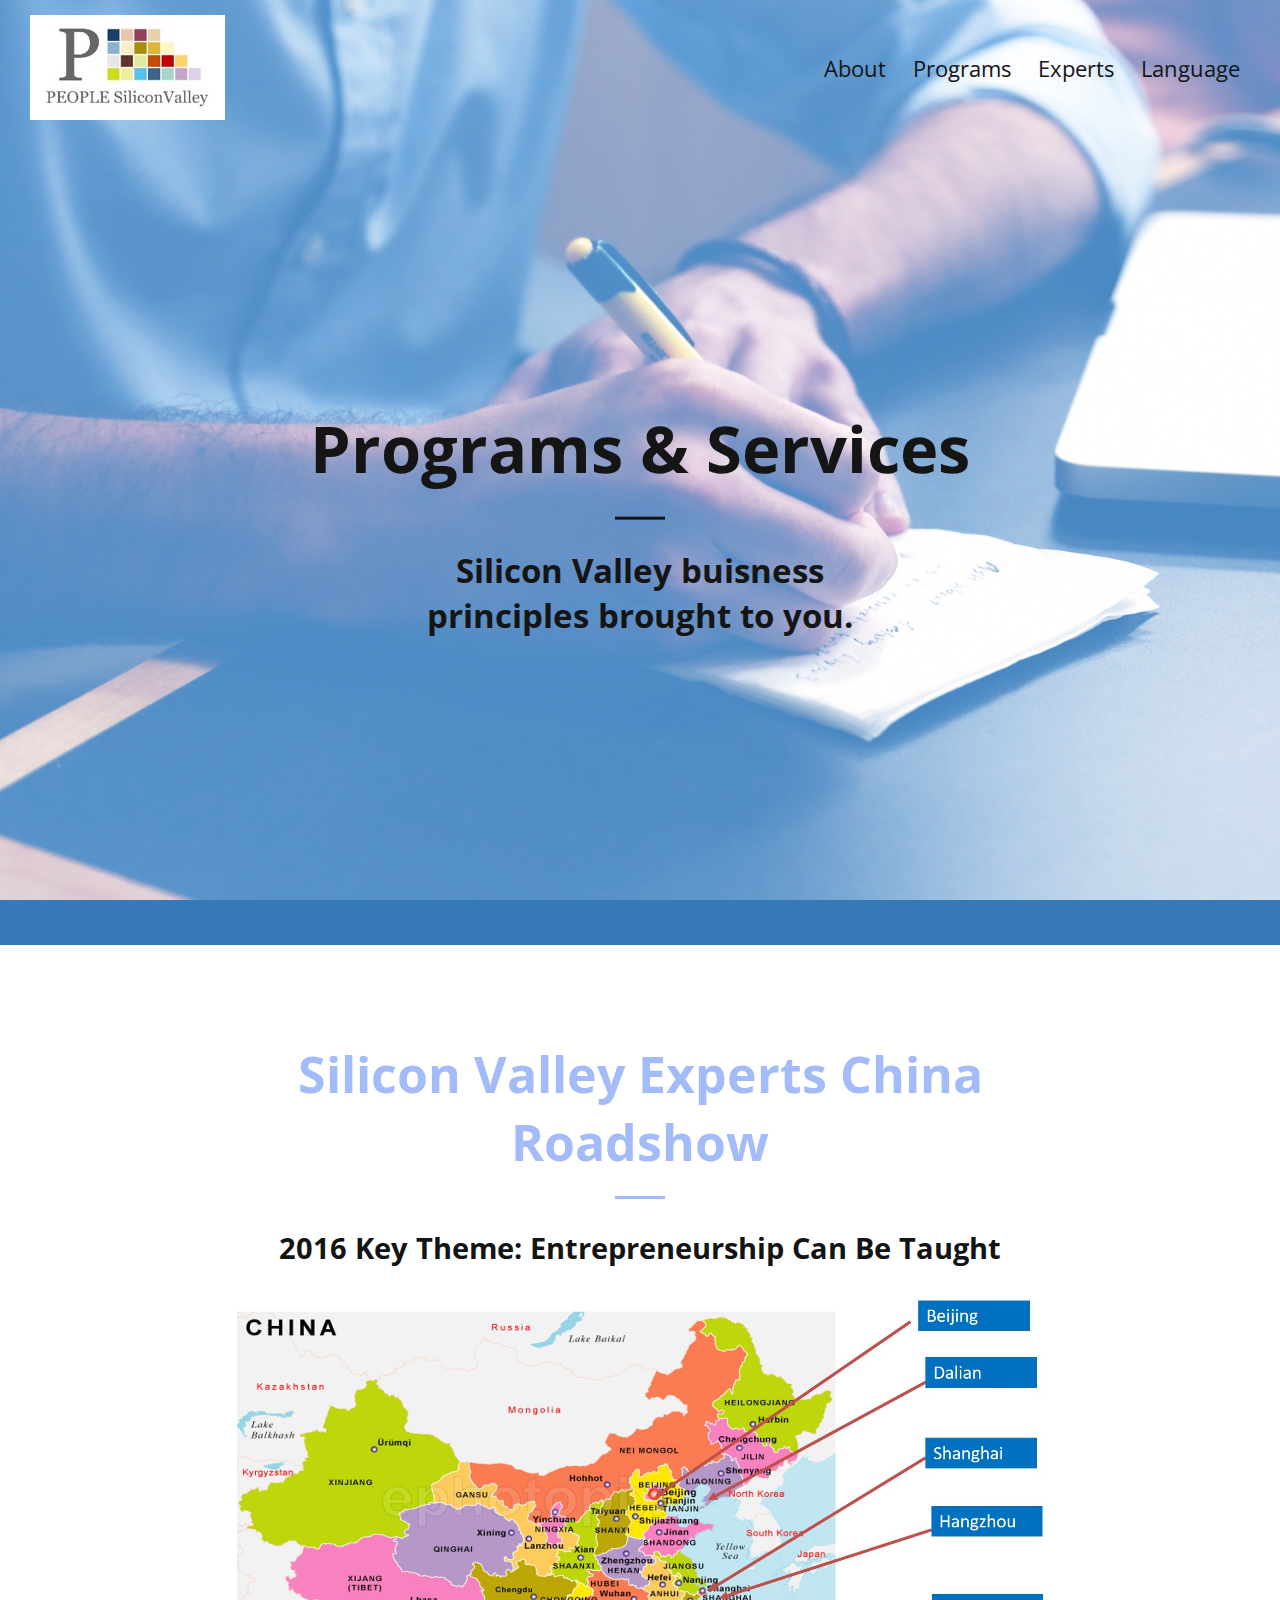
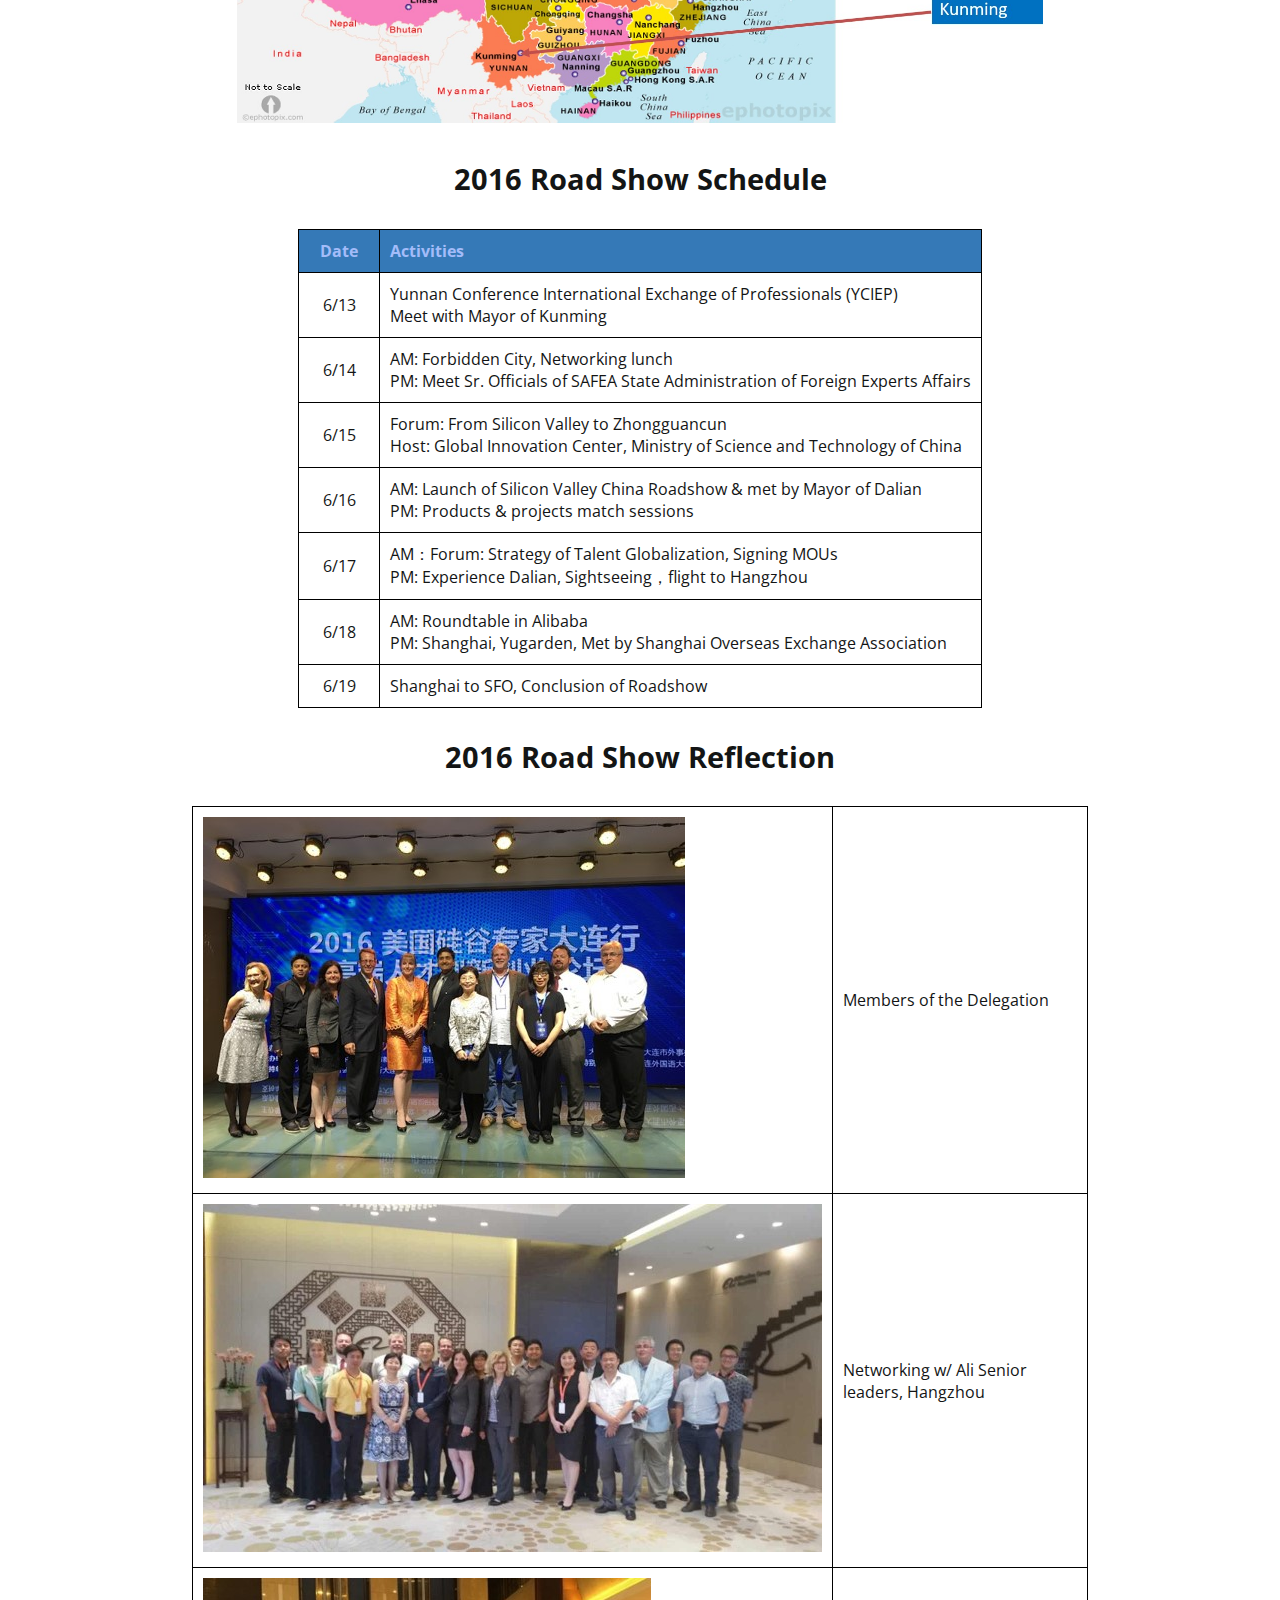
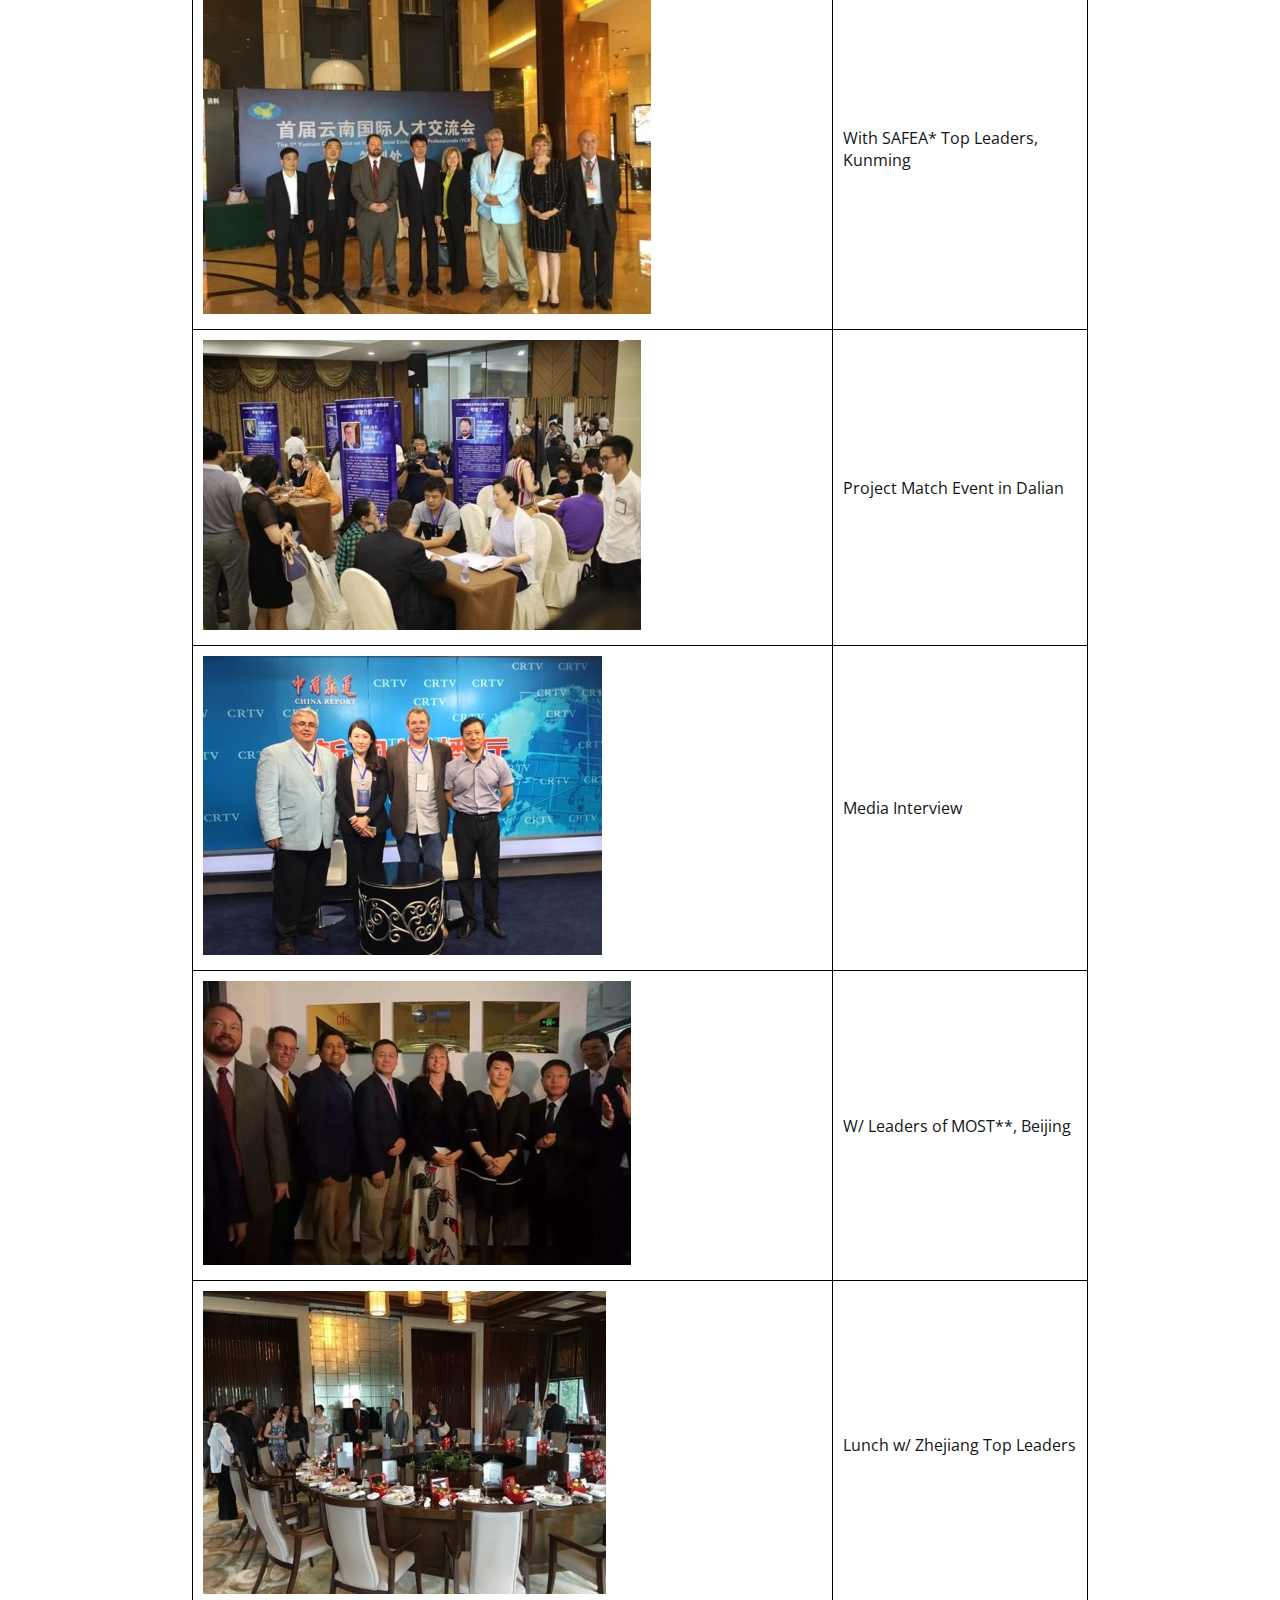
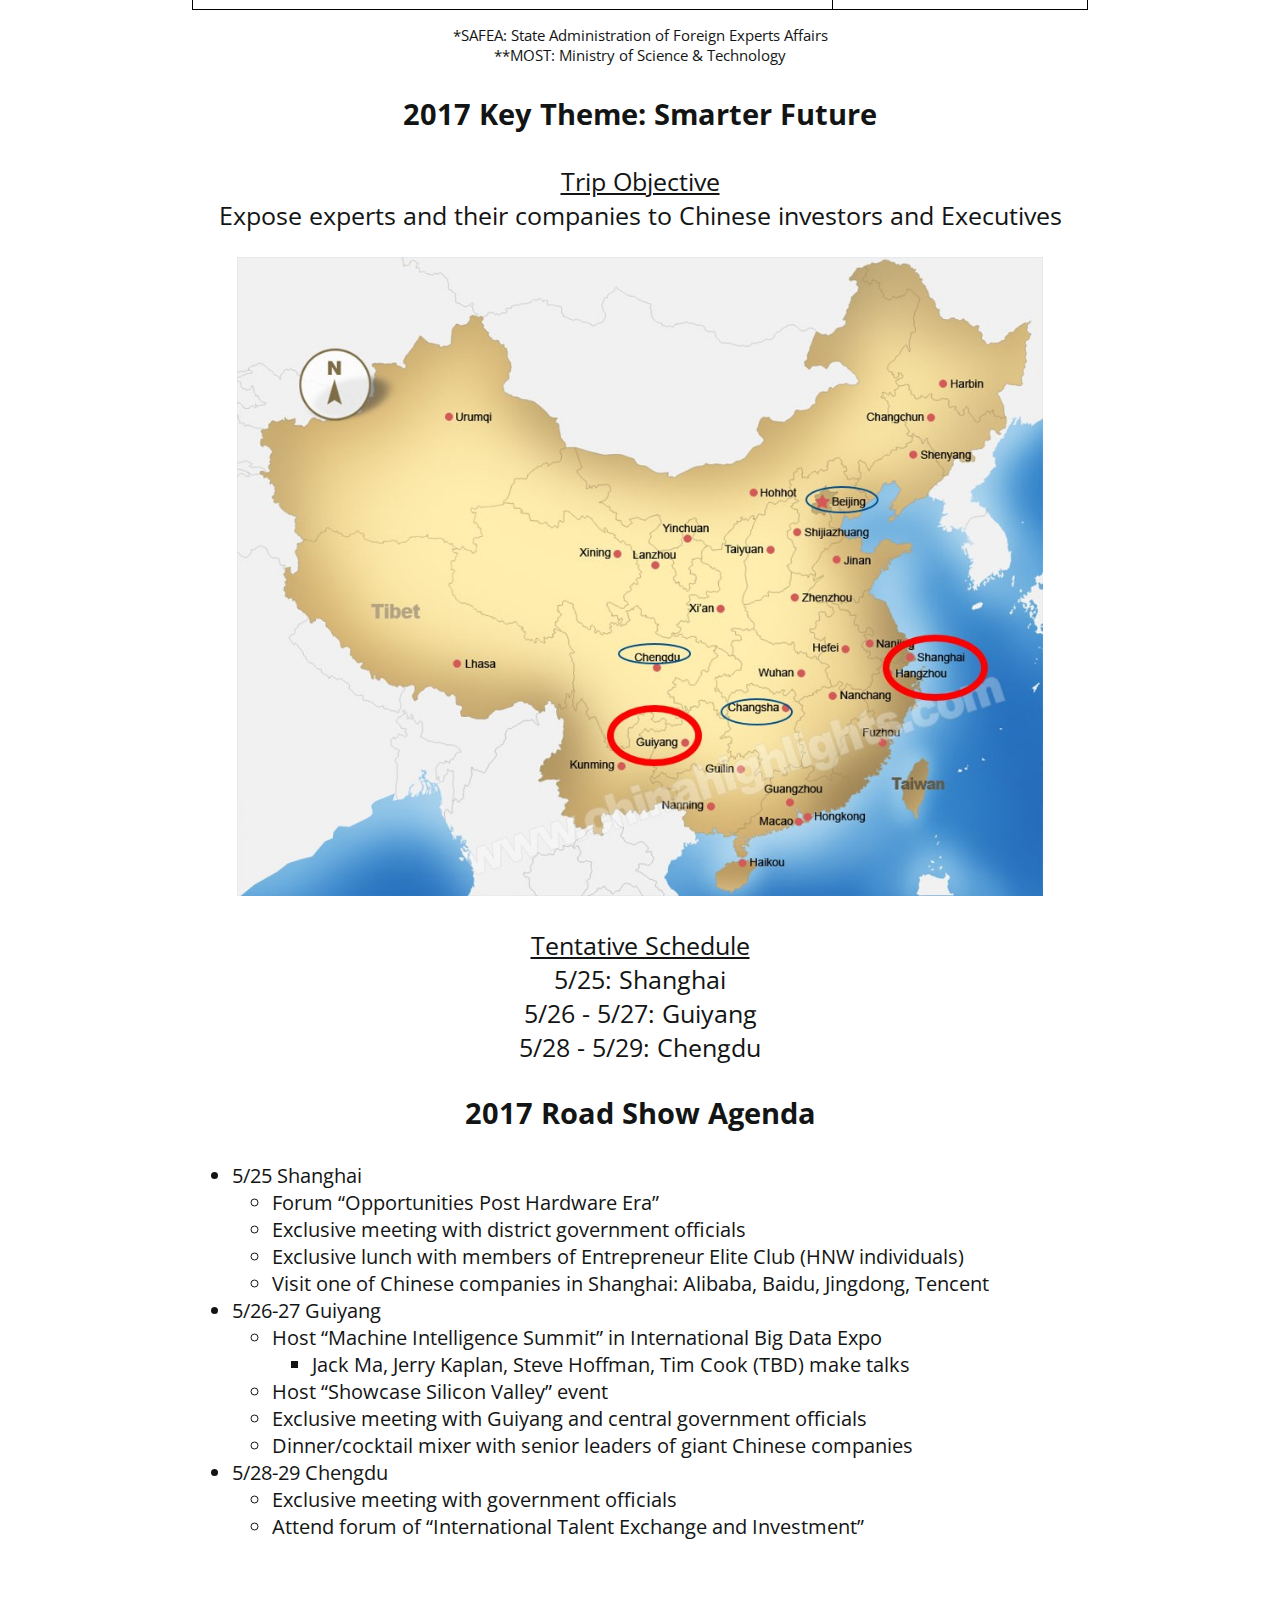
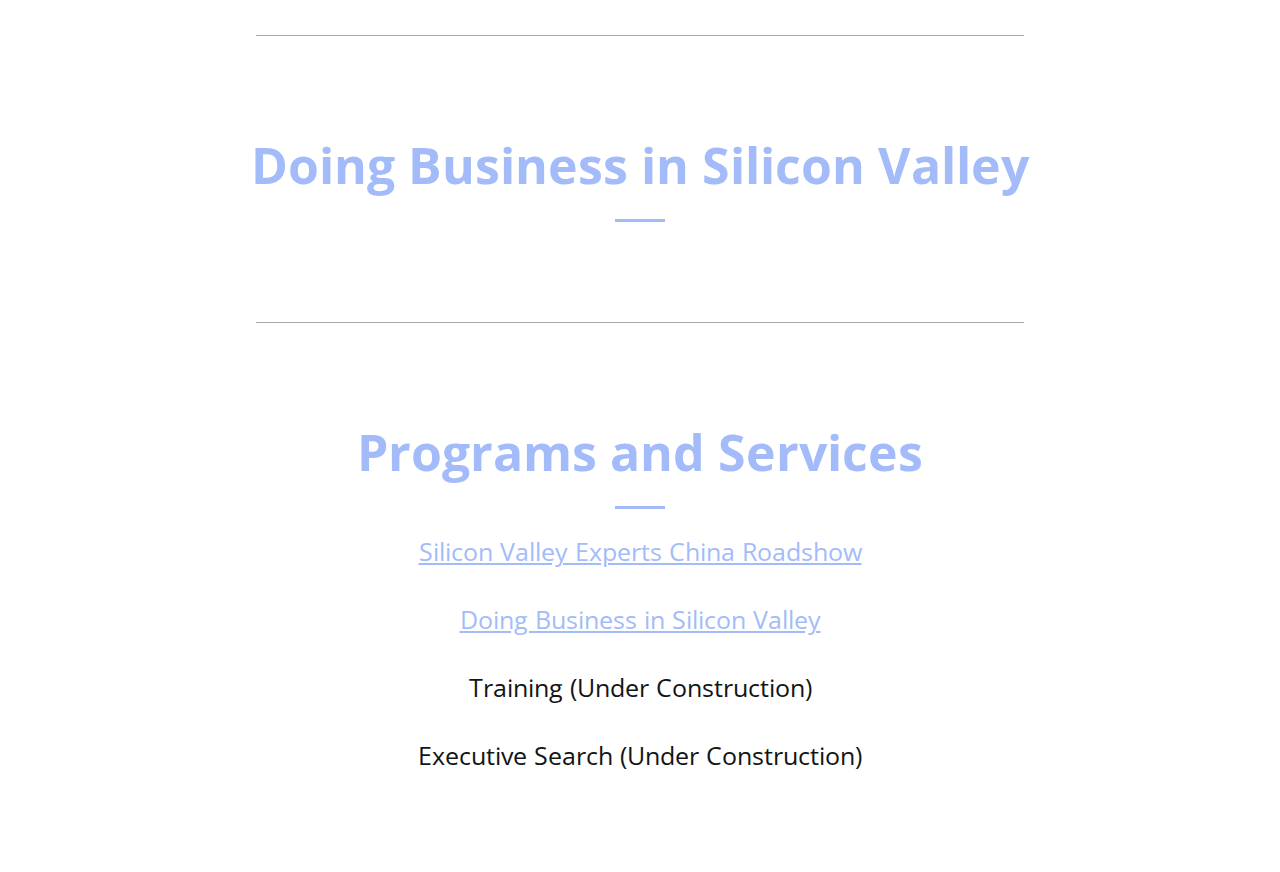
<file: programs.html>
<!DOCTYPE html>
<html>
    <head>
        <title>Programs & Services | PeopleSV</title>
        <link rel="stylesheet" type="text/css" href="styles.css" />
        <link href="https://fonts.googleapis.com/css?family=Open+Sans" rel="stylesheet">
    </head>
    <body>
        <header>
            <div id="banner">
                <a href="index.html"><img id="left" src="img/logo.jpg" /></a>
                <div id="right">
                    <p class="option"><a href="about.html">About</a></p>
                    <p class="option"><a href="programs.html">Programs</a></p>
                    <p class="option"><a href="experts.html">Experts</a></p>
                    <p class="option"><a>Language</a></p>
                </div>
            </div>
            <div id="splashcontainer">
            <div id="splashwrapper">
                <h2 id="pagename">Programs & Services</h2>
                <div class="underline"></div>
                <h2 id="pagedetails">Silicon Valley buisness<br/>principles brought to you.</h2>
            </div>
            </div>
        </header>
        <div class="section" id="roadshow">
            <div class="wrapper">
                <h2>Silicon Valley Experts China Roadshow</h2>
                <div class="underline"></div>
                <h3>2016 Key Theme: Entrepreneurship  Can Be Taught</h3>
                <img src="img/roadmap16.jpg" width="90%" />
                <h3>2016 Road Show Schedule</h3>
                <table>
                    <tr>
                        <th class="date">Date</th>
                        <th>Activities</th>
                    </tr>
                    <tr>
                        <td class="date">6/13</td>
                        <td>Yunnan Conference International Exchange of Professionals (YCIEP)<br/>Meet with Mayor of Kunming</td>
                    </tr>
                    <tr>
                        <td class="date">6/14</td>
                        <td>AM: Forbidden City, Networking lunch<br/>PM: Meet Sr. Officials of SAFEA State Administration of Foreign Experts Affairs</td>
                    </tr>
                    <tr>
                        <td class="date">6/15</td>
                        <td>Forum:  From Silicon Valley to Zhongguancun <br/>Host: Global Innovation Center, Ministry of Science and Technology of China</td>
                    </tr>
                    <tr>
                        <td class="date">6/16</td>
                        <td>AM: Launch of Silicon Valley China Roadshow & met by Mayor of Dalian<br/>PM: Products & projects match sessions</td>
                    </tr>
                    <tr>
                        <td class="date">6/17</td>
                        <td>AM：Forum: Strategy of Talent Globalization, Signing MOUs<br/>PM: Experience Dalian, Sightseeing，flight to Hangzhou</td>
                    </tr>
                    <tr>
                        <td class="date">6/18</td>
                        <td>AM: Roundtable in Alibaba<br/>PM: Shanghai, Yugarden, Met by Shanghai Overseas Exchange Association</td>
                    </tr>
                    <tr>
                        <td class="date">6/19</td>
                        <td>Shanghai to SFO, Conclusion of Roadshow</td>
                    </tr>
                </table>
                <h3>2016 Road Show Reflection</h3>
                <table id="reflection">
                    <tr>
                        <td><img src="img/delegation.jpg" /></td>
                        <td class="caption">Members of the Delegation</td>
                    </tr>
                    <tr>
                        <td><img src="img/hangzhou.jpg" /></td>
                        <td class="caption">Networking w/ Ali Senior leaders, Hangzhou</td>
                    </tr>
                    <tr>
                        <td><img src="img/kunming.jpg" /></td>
                        <td class="caption">With SAFEA* Top Leaders, Kunming</td>
                    </tr>
                    <tr>
                        <td><img src="img/dalian.jpg" /></td>
                        <td class="caption">Project Match Event in Dalian</td>
                    </tr>
                    <tr>
                        <td><img src="img/interview.jpg" /></td>
                        <td class="caption">Media Interview</td>
                    </tr>
                    <tr>
                        <td><img src="img/beijing.jpg" /></td>
                        <td class="caption">W/ Leaders of MOST**, Beijing</td>
                    </tr>
                    <tr>
                        <td><img src="img/lunch.jpg" /></td>
                        <td class="caption">Lunch w/ Zhejiang Top Leaders</td>
                    </tr>
                </table>
                <p style="font-size:15px;">*SAFEA: State Administration of Foreign Experts Affairs<br/>**MOST:  Ministry of Science & Technology</p>
                <h3>2017 Key Theme: Smarter Future</h3>
                <p><u>Trip Objective</u><br/>Expose experts and their companies to Chinese investors and Executives</p>
                <img src="img/roadmap17.jpg" width="90%" />
                <p><u>Tentative Schedule</u><br/>5/25: Shanghai<br/>5/26 - 5/27: Guiyang<br/>5/28 - 5/29: Chengdu</p>
                <h3>2017 Road Show Agenda</h3>
                <ul>
                    <li>5/25 Shanghai</li>
                    <ul>
                        <li>Forum  “Opportunities Post Hardware Era”</li>
                        <li>Exclusive meeting with district government officials</li>
                        <li>Exclusive lunch with members of Entrepreneur Elite Club (HNW individuals)</li>
                        <li>Visit one of Chinese companies in Shanghai: Alibaba, Baidu, Jingdong, Tencent</li>
                    </ul>
                    <li>5/26-27 Guiyang</li>
                    <ul>
                        <li>Host “Machine Intelligence Summit” in International Big Data Expo</li>
                        <ul><li>
                            Jack Ma, Jerry Kaplan, Steve Hoffman, Tim Cook (TBD) make talks
                        </li></ul>
                        <li>Host “Showcase Silicon Valley” event </li>
                        <li>Exclusive meeting with Guiyang and central government officials</li>
                        <li>Dinner/cocktail mixer with senior leaders of giant Chinese companies</li>
                    </ul>
                    <li>5/28-29 Chengdu</li>
                    <ul>
                        <li>Exclusive meeting with government officials</li>
                        <li>Attend forum of “International Talent Exchange and Investment” </li>
                    </ul>
                </ul>
            </div>
        </div>
        <div class="divider"></div>
        <div class="section" id="business">
            <div class="wrapper">
                <h2>Doing Business in Silicon Valley</h2>
                <div class="underline"></div>
                <p></p>
            </div>
        </div>
        <div class="divider"></div>
        <div class="section" id="programs_services">
            <div class="wrapper">
                <h2>Programs and Services</h2>
                <div class="underline"></div>
                <p><a href="roadshow.html">Silicon Valley Experts China Roadshow</a><br/><br/>
                    <a href="business.html">Doing Business in Silicon Valley</a><br/><br/>
                    Training (Under Construction)<br/><br/>
                    Executive Search (Under Construction)</p>
            </div>
        </div>
    </body>
</html>
</file>
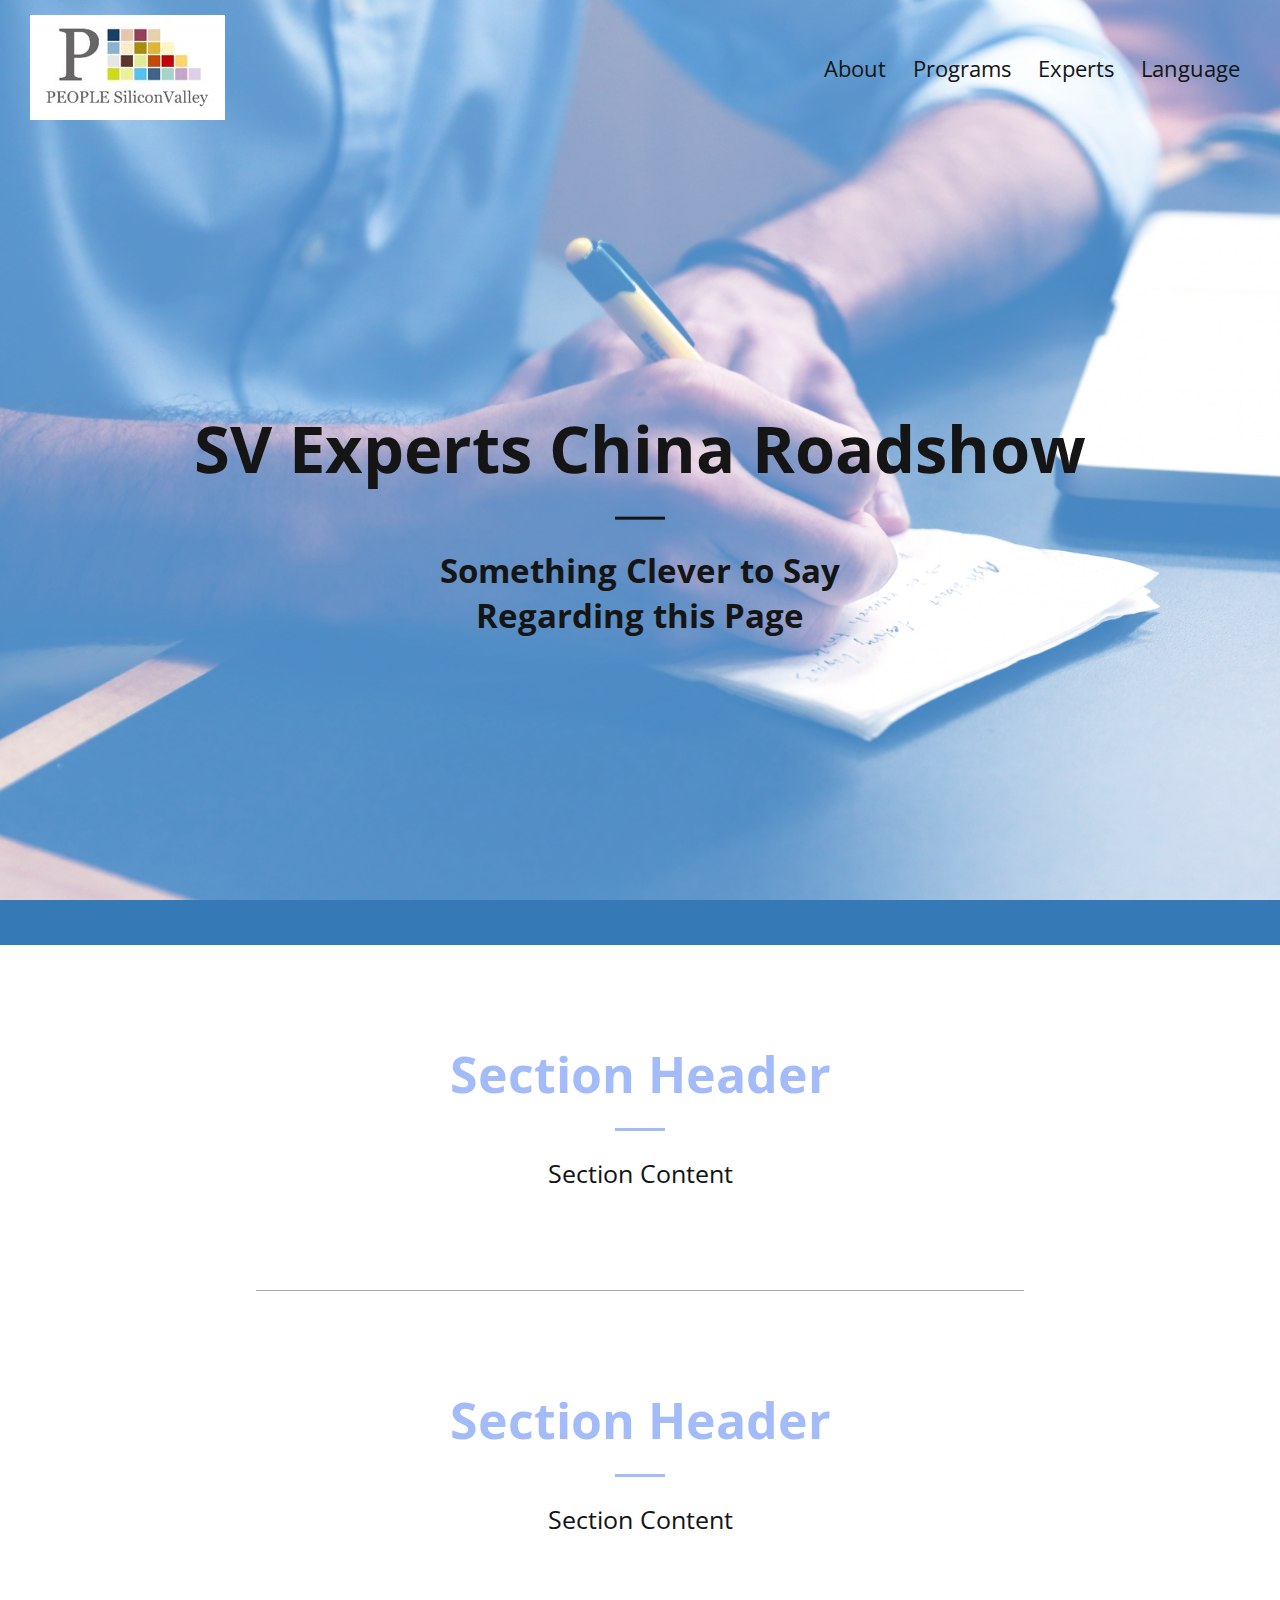
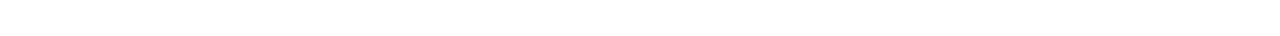
<file: roadshow.html>
<!DOCTYPE html>
<html>
    <head>
        <title>Roadshow | PeopleSV</title>
        <link rel="stylesheet" type="text/css" href="styles.css" />
        <link href="https://fonts.googleapis.com/css?family=Open+Sans" rel="stylesheet">
    </head>
    <body>
        <header>
            <div id="banner">
                <a href="index.html"><img id="left" src="img/logo.jpg" /></a>
                <div id="right">
                    <p class="option"><a href="about.html">About</a></p>
                    <p class="option"><a href="programs.html">Programs</a></p>
                    <p class="option"><a href="experts.html">Experts</a></p>
                    <p class="option"><a>Language</a></p>
                </div>
            </div>
            <div id="splashcontainer">
            <div id="splashwrapper">
                <h2 id="pagename">SV Experts China Roadshow</h2>
                <div class="underline"></div>
                <h2 id="pagedetails">Something Clever to Say<br/>
                    Regarding this Page</h2>
            </div>
            </div>
        </header>
        <div class="section">
            <div class="wrapper">
                <h2>Section Header</h2>
                <div class="underline"></div>
                <p>Section Content</p>
            </div>
        </div>
        <div class="divider"></div>
        <div class="section">
            <div class="wrapper">
                <h2>Section Header</h2>
                <div class="underline"></div>
                <p>Section Content</p>
            </div>
        </div>
    </body>
</html>
</file>
<file: styles.css>
/* General Styles */

body {
    font-family: "Open Sans";
    background-color: white;
    margin: 0;
    padding: 0;
    text-align: center;
    color: #A3BCF9;
    font-size: 25px;
    min-width: 575px;
}

a, a:visited {
    color: #A3BCF9;
}

ul {
    text-align: left;
    font-size: 20px;
}

/* Header & Image Splash */

h1 {
    font-size: 50px;
}

header {
    height: 105vh;
    width: 100%;
    background: rgba(53,121,183,1) url("img/pdbg.jpg");
    background-attachment: fixed;
    background-blend-mode: screen;
    background-size: cover;
    color: #151515;
}

header a, header a:visited {
    text-decoration: none;
    color: #151515;
}

header .underline {
    background-color: #151515;
}

#banner {
    height: 135px;
    width: 100%;
}

#left {
    margin-left: 30px;
    margin-top: 15px;
    float: left;
}

#right {
    margin-right: 30px;
    float: right;
    width: auto;
}

.option {
    display: inline-block;
    padding: 20px 10px;
    font-size: 22px;
    margin: 32.5px 0;
}

@media (max-width: 720px), (orientation: portrait) {
    #left {
        background-color: yellow;
        float: none;
        margin-left: auto;
        margin-right: auto;
    }
    #banner { 
        height: auto;
    }
    #right {
        float: none;
        margin-right: auto;
    }
    .option {
        padding: 0 10px;
    }
}

h2 {
    font-size: 50px;
}

#splashcontainer {
    width: 100%;
    height: calc(105vh - 135px);
    position: relative;
    top: -32.5px;
}

#splashwrapper {
    width: 100%;
    position: absolute;
    top: 50%;
    transform: translate(0, -50%);
}

#splashwrapper h2 {
    margin-left: 30px;
    margin-right: 30px;
}

#slogan {
    width: calc(50% - 60px);
    font-size: 7.5vh;
    text-align: left;
}

#pagename {
    font-size: 65px;
    margin-bottom: 25px;
}

#pagedetails {
    font-size: 33px;
}

@media (max-width: 720px), (orientation: portrait) {
    #splashcontainer {
        height: calc(105vh - 222px);
    }
    
    #slogan {
        width: auto;
        text-align: center;
    }
}

/* Section Styles, General */

.section {
    position: relative;
    width: 100%;
    margin: 0;
    padding: 75px 0;
    color: #131515;
}

.wrapper {
    width: 70%;
    margin: 0 auto;
}

.section h2 {
    padding: 0;
    margin: 20px;
    color: #A3BCF9;
}

.underline {
    height: 3px;
    width: 50px;
    background-color: #A3BCF9;
    margin: 0 auto;
}

.divider {
    width: 60%;
    height: 1px;
    background-color: #AAAAAA;
    margin: 0 auto;
}

/* Profile & Description Styles */

.expert {
    float: left;
    width: 6em;
    height: 6em;
    margin-right: 15px;
}

.description {
    text-align: left;
    margin: 40px 0;
    font-size: 0.8em;
}

.description h3 {
    font-size: 1.45em;
    padding-top: 0.50em;
    margin-bottom: 0;
    margin-top: 0;
}

.description h3.OF {
    padding-top: 0;
}

h4 {
    margin-top: 0;
    color: grey;
    font-weight: normal;
}

.description p {
    clear: both;
}

/* Table Styles, General */

table, th, td {
    position: relative;
    text-align: left;
    border: 1px solid black;
    font-size: 0.8em;
    margin: 0 auto;
    border-collapse: collapse;
    padding: 10px;
    
}

th {
    font-weight: bold;
    background-color: #3579B7;
    color: #A3BCF9;
}

.date {
    width: 60px;
    text-align: center;
}

/* Table Styles, Minimalist */

table.sleek {
    text-align: center;
    width: 90%;
    border: none;
}

table.sleek th, table.sleek td {
    width: 50%;
    text-align: center;
    border: none;
}

table.sleek td.top {
    vertical-align: top;
}

table.sleek img {
    float: right;
    height: 100px;
}

table.sleek td.caption {
    text-align: left;
}

table.sleek td:nth-child(2) {
    border-left: 1px solid black;
}

/* for subheadings in sections, simply add an <h3> tag and proceed with subheading content */
</file>
